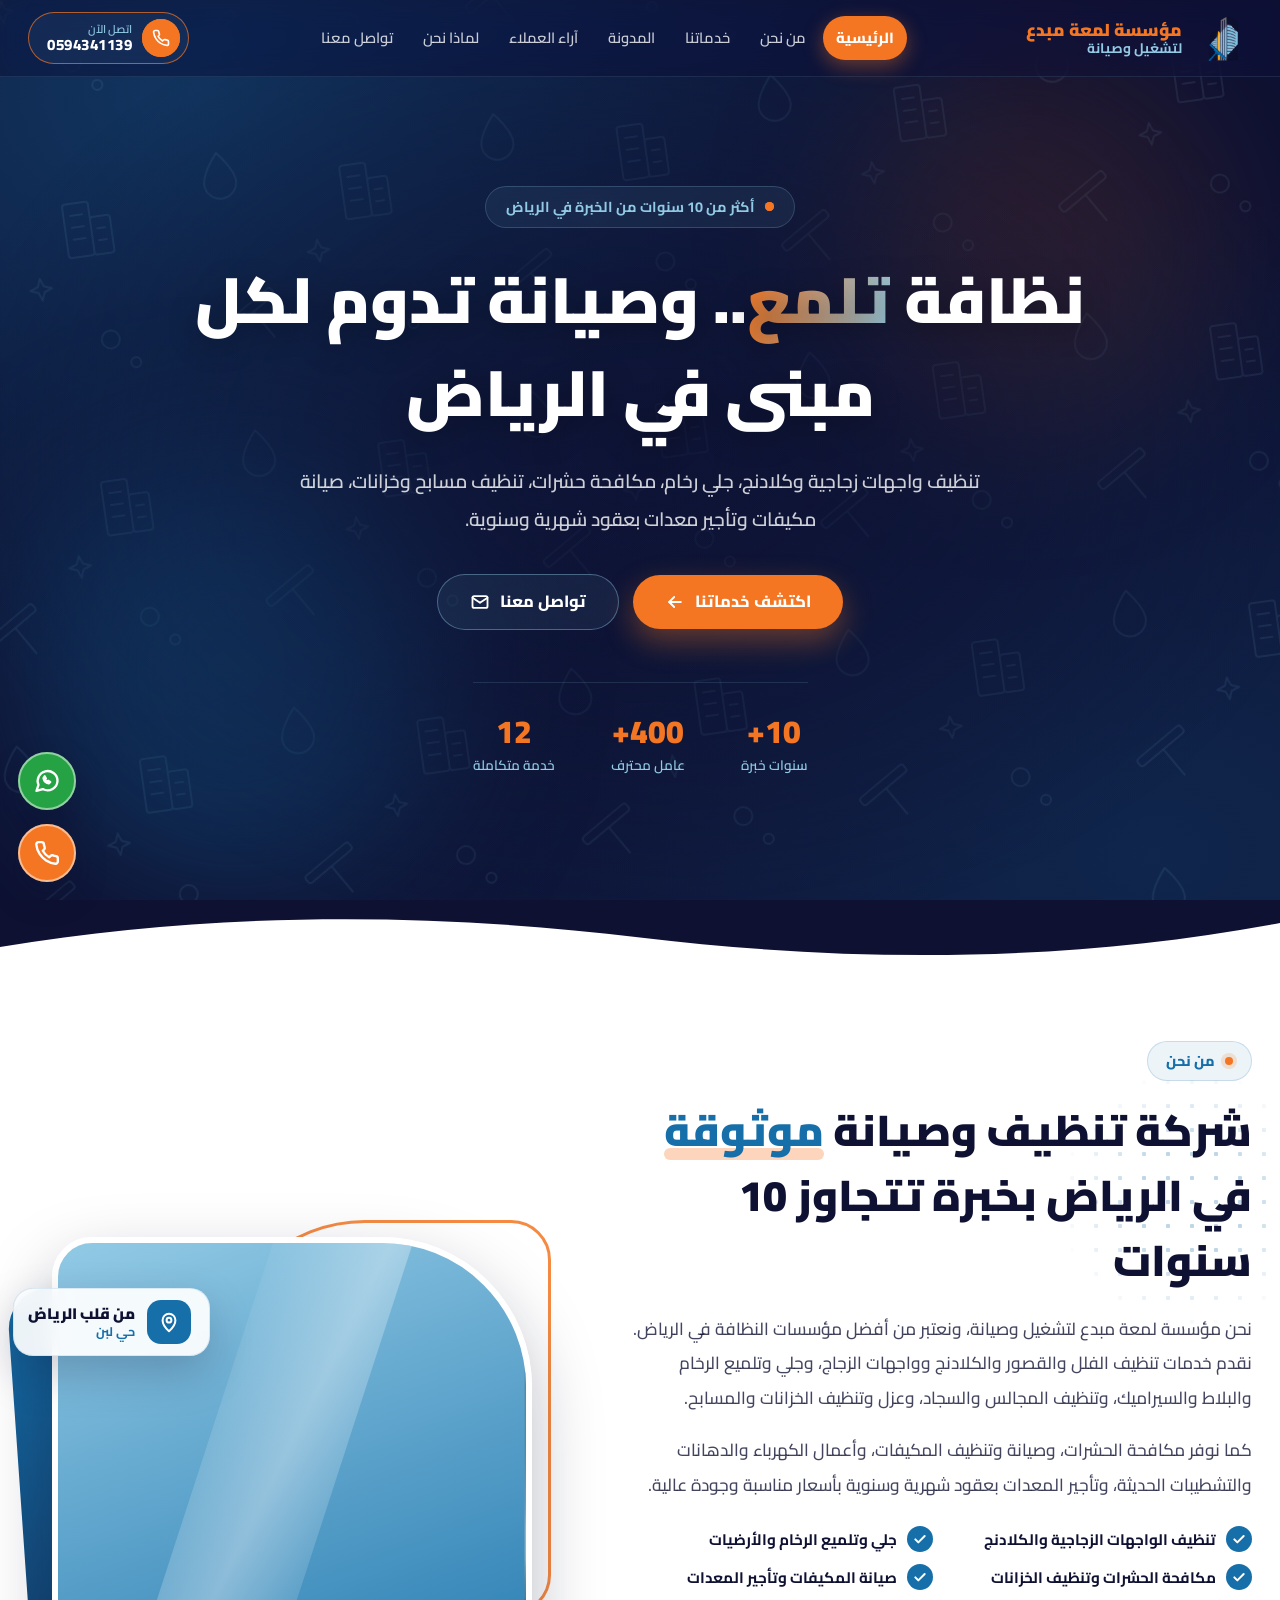
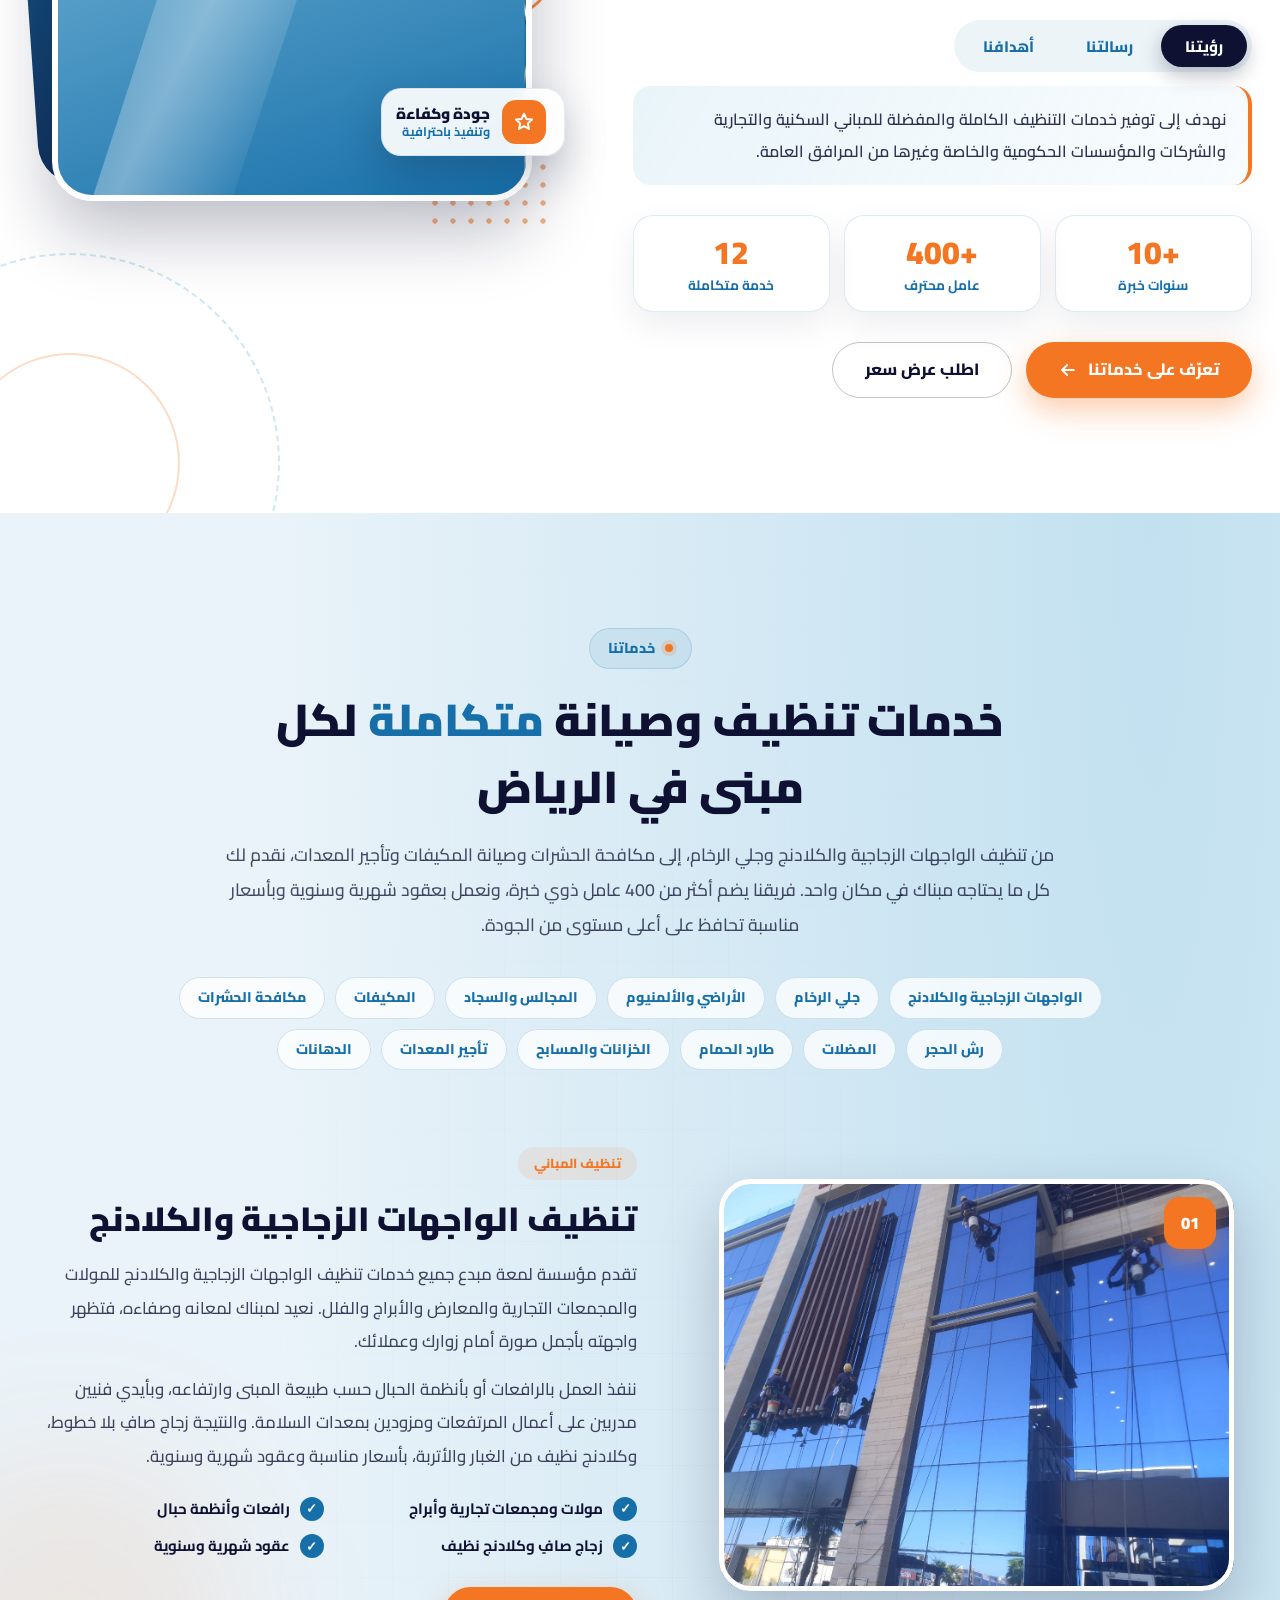
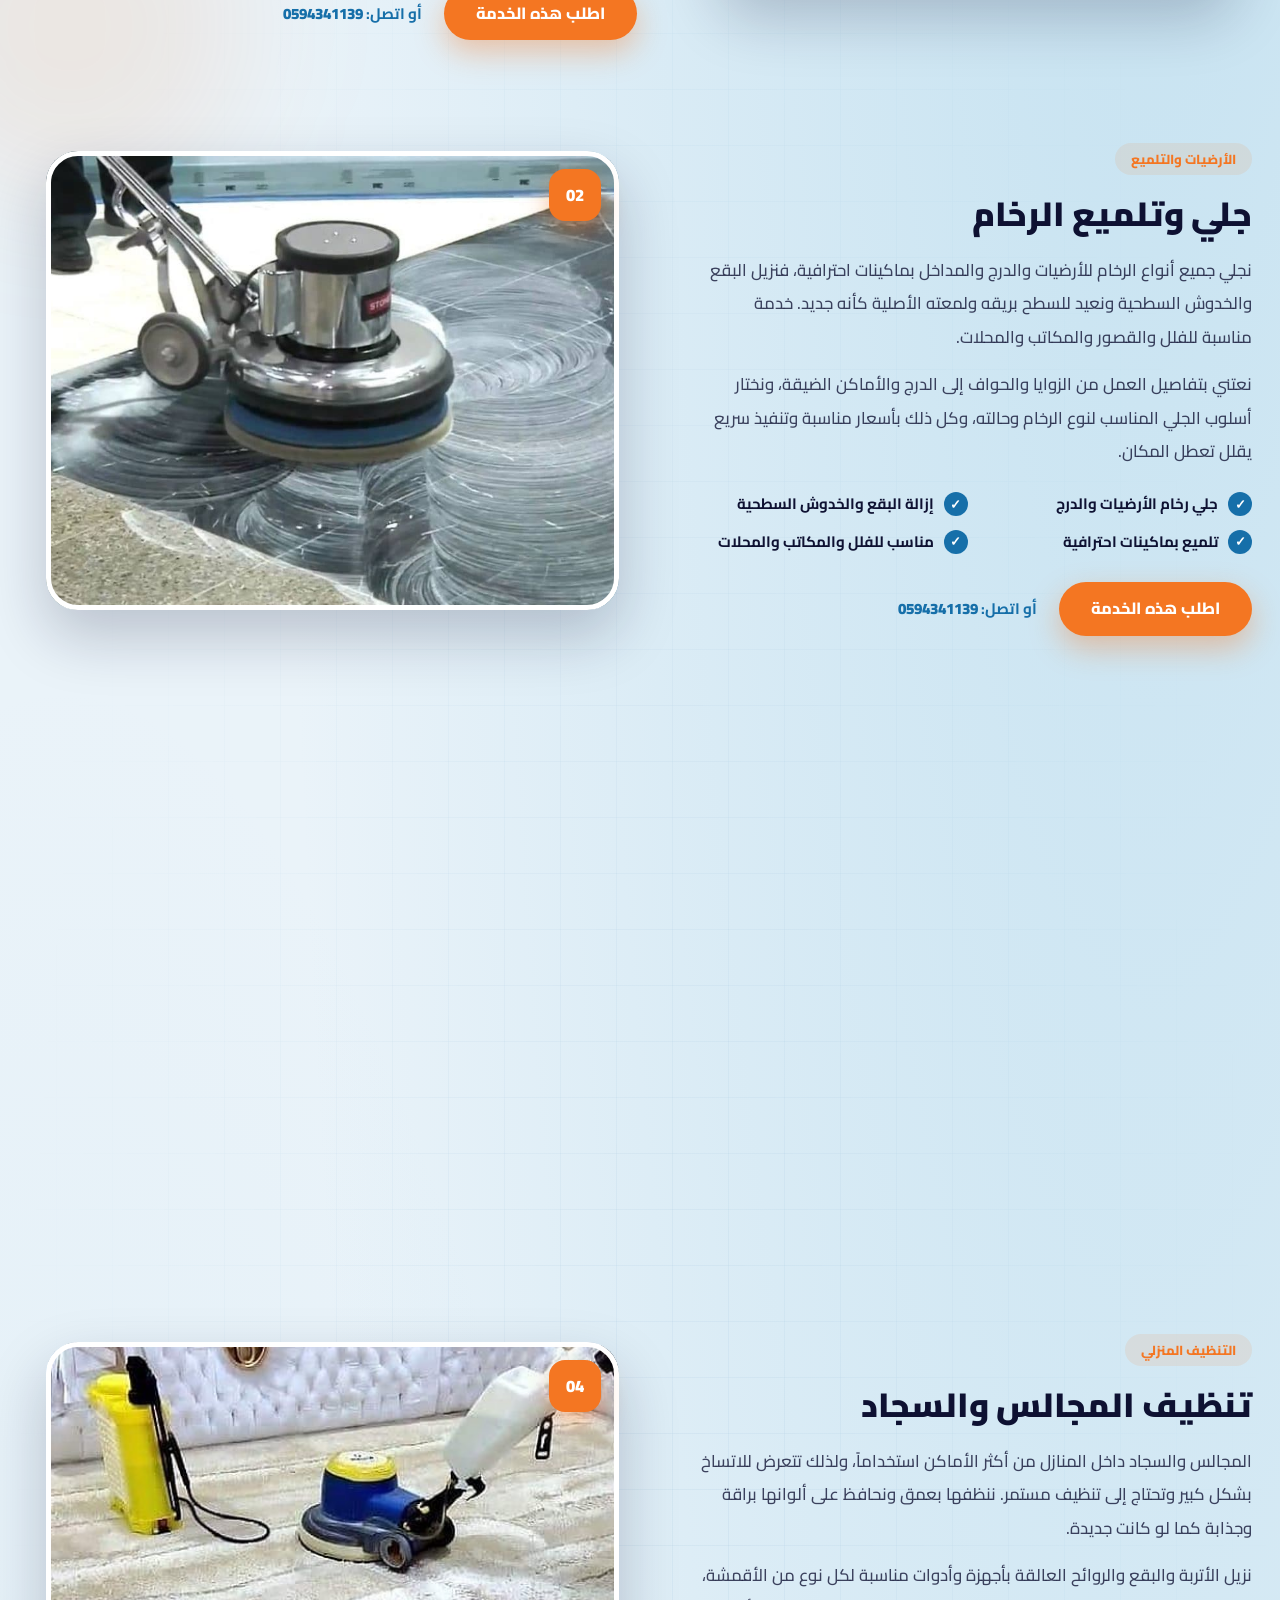
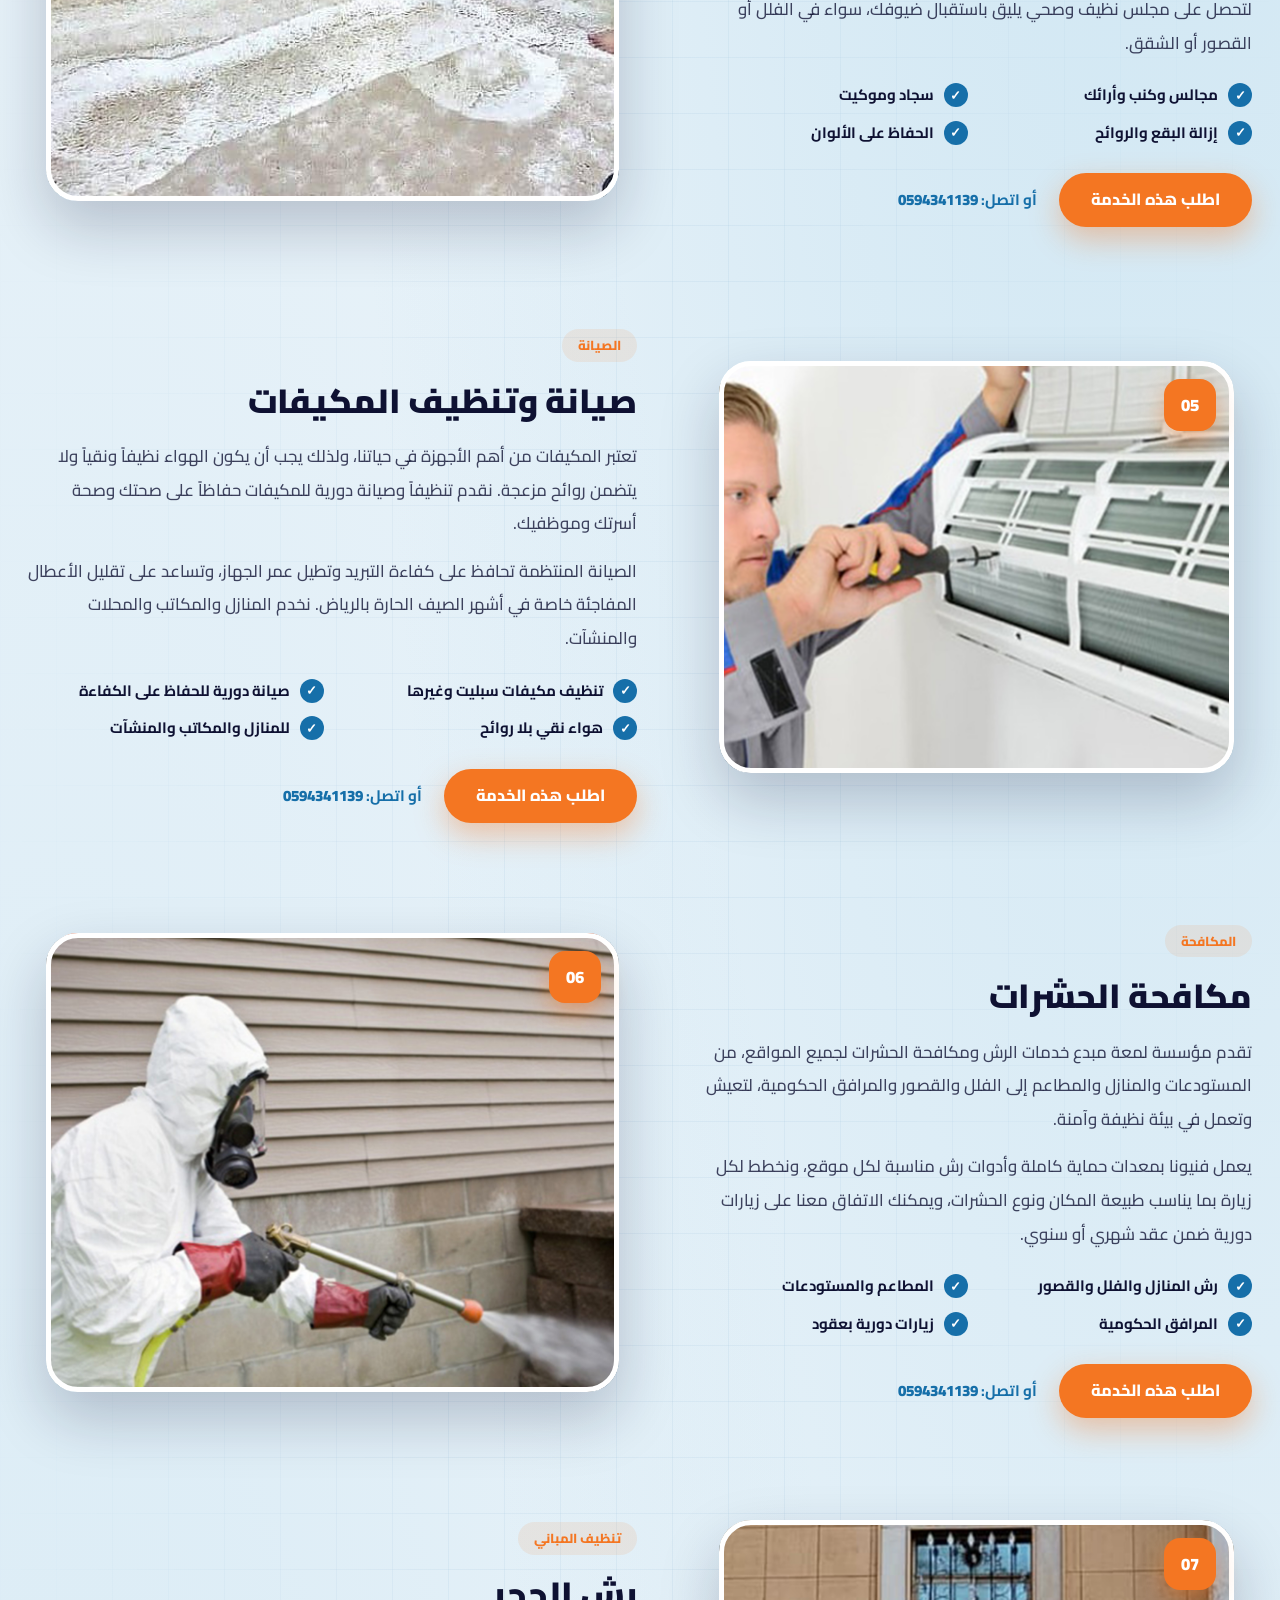
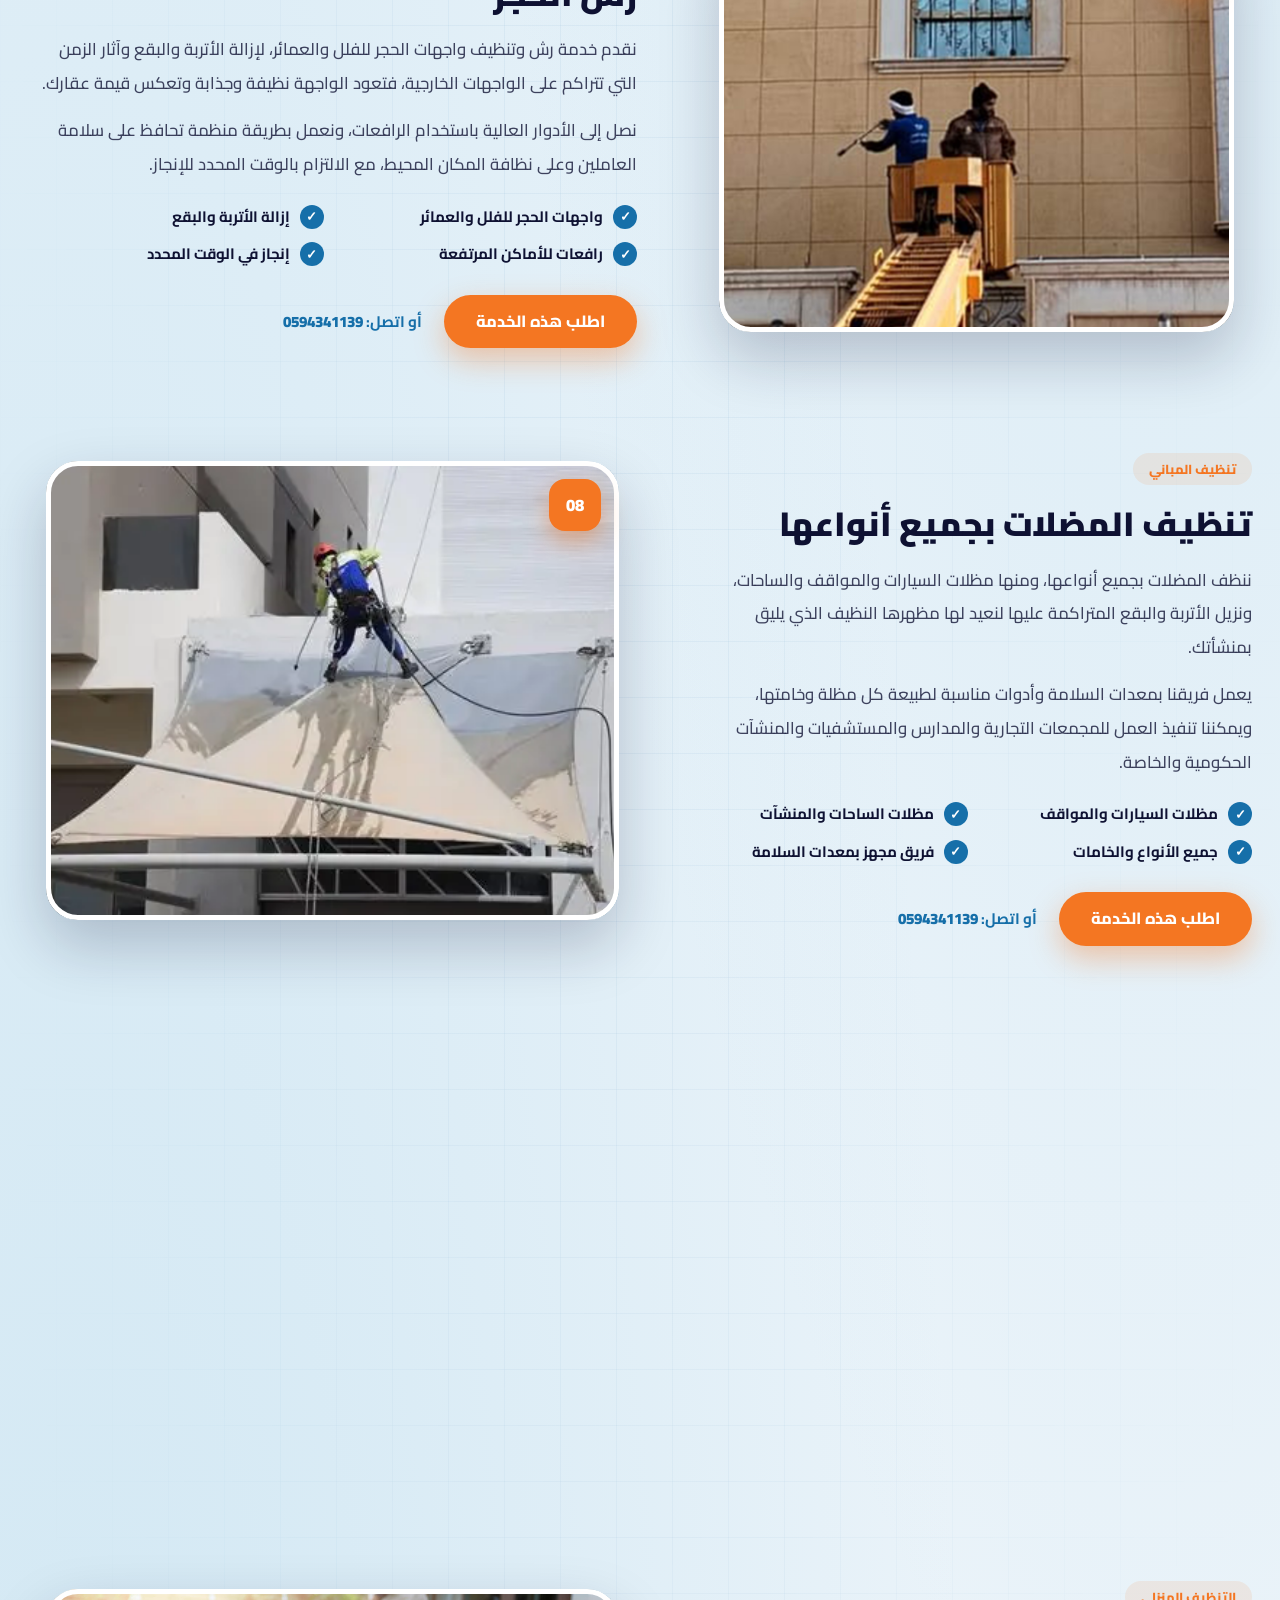
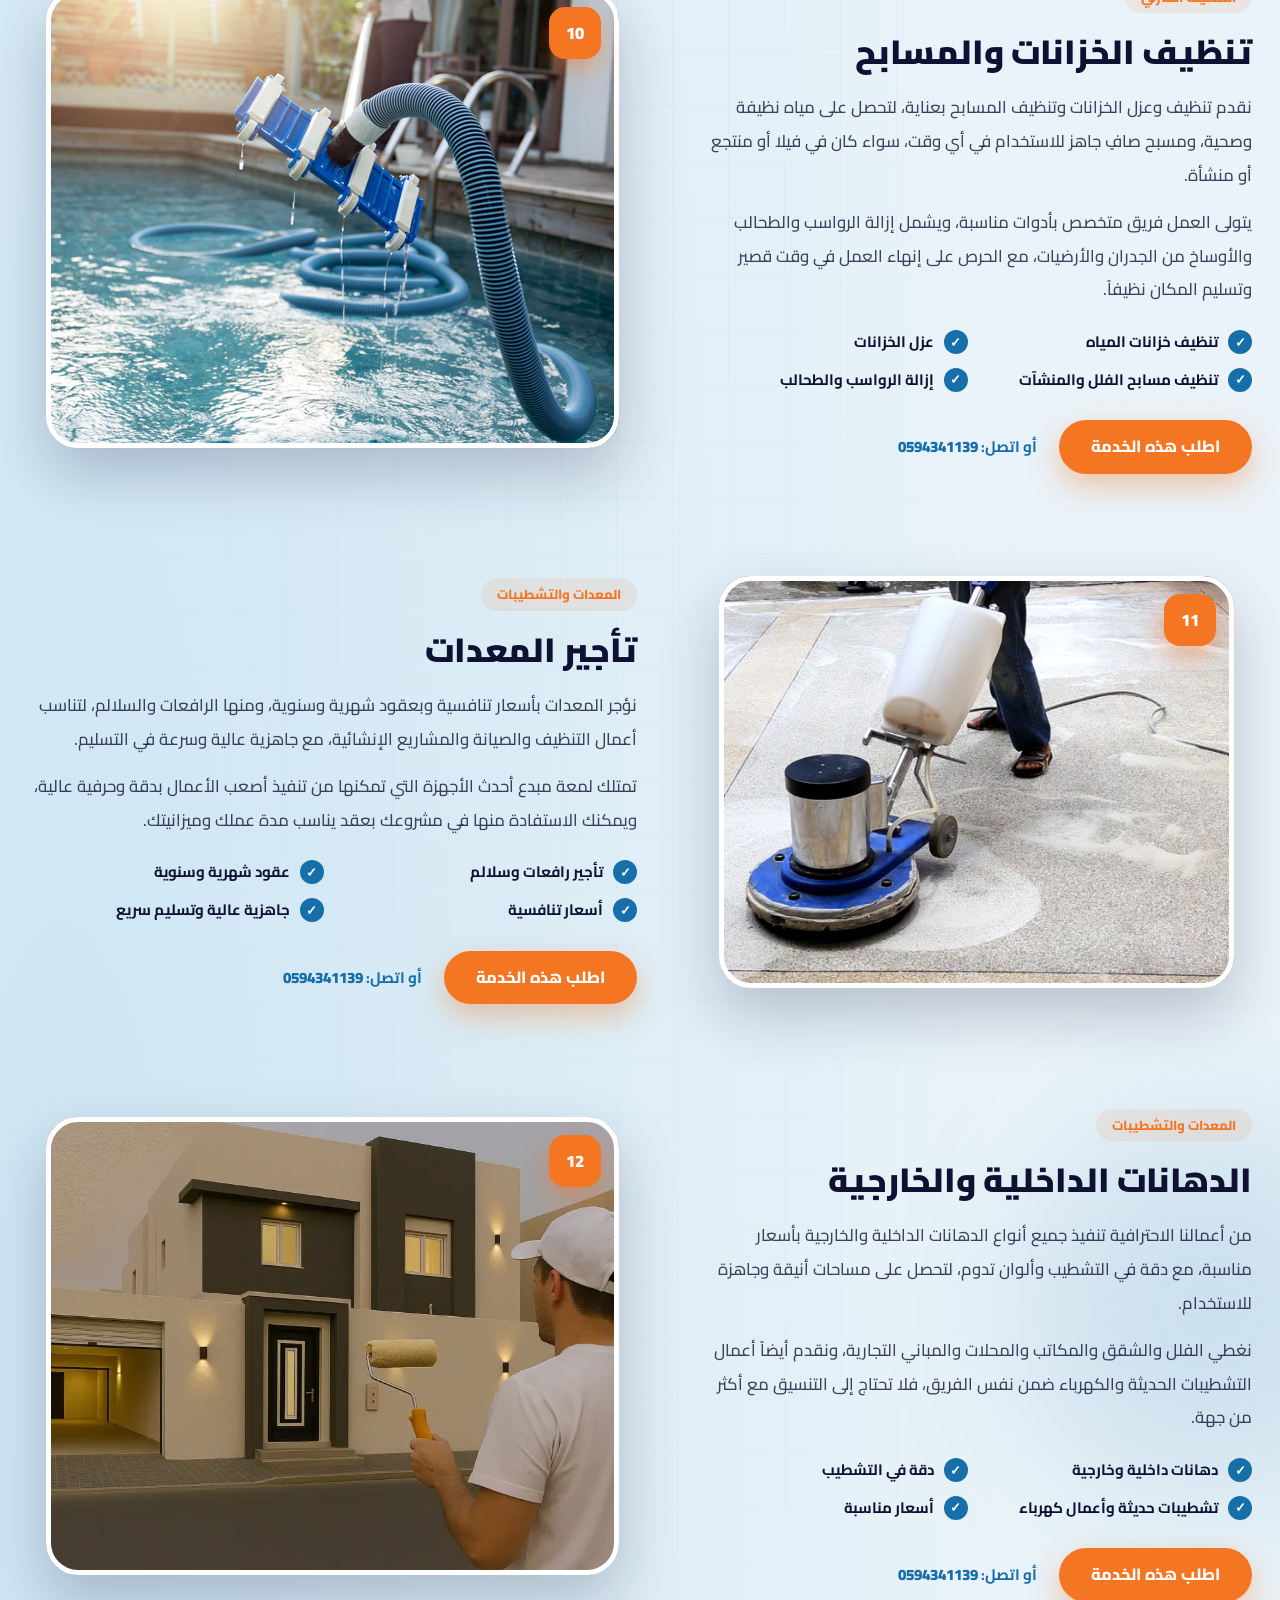
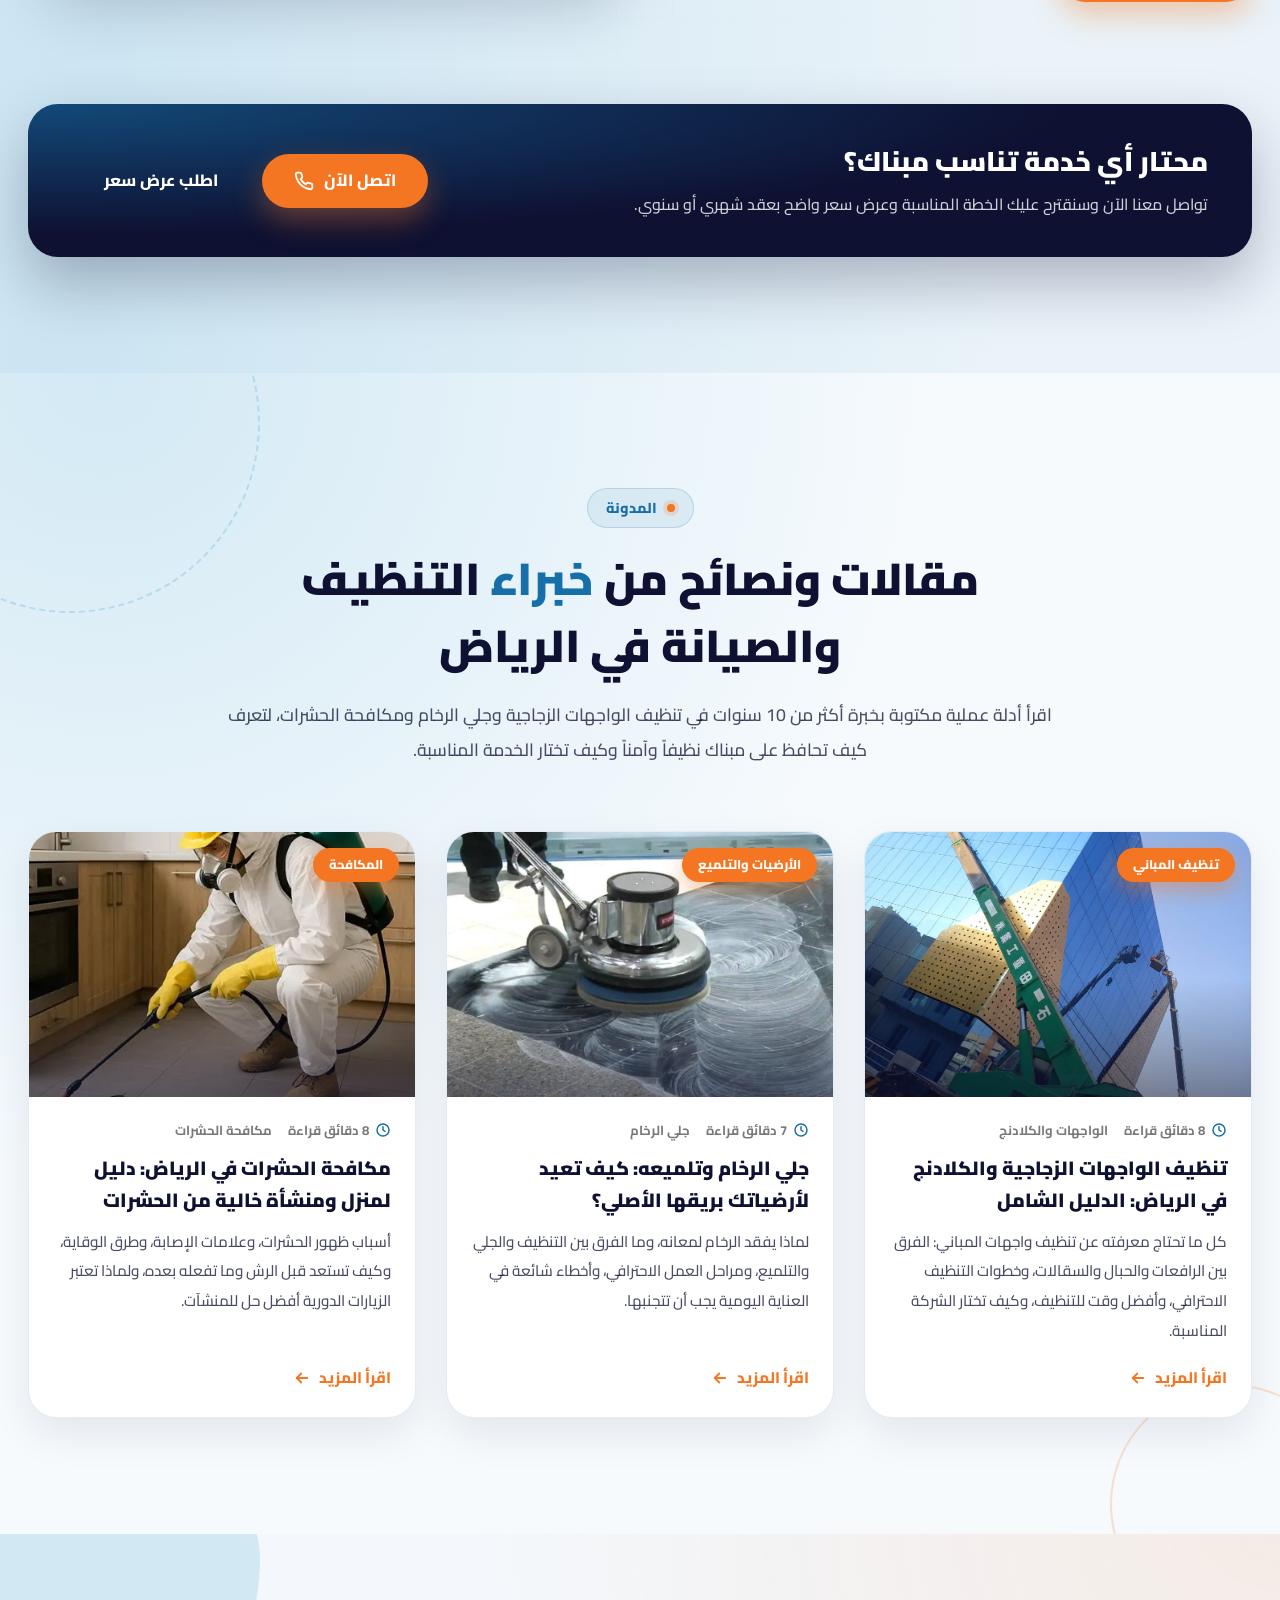
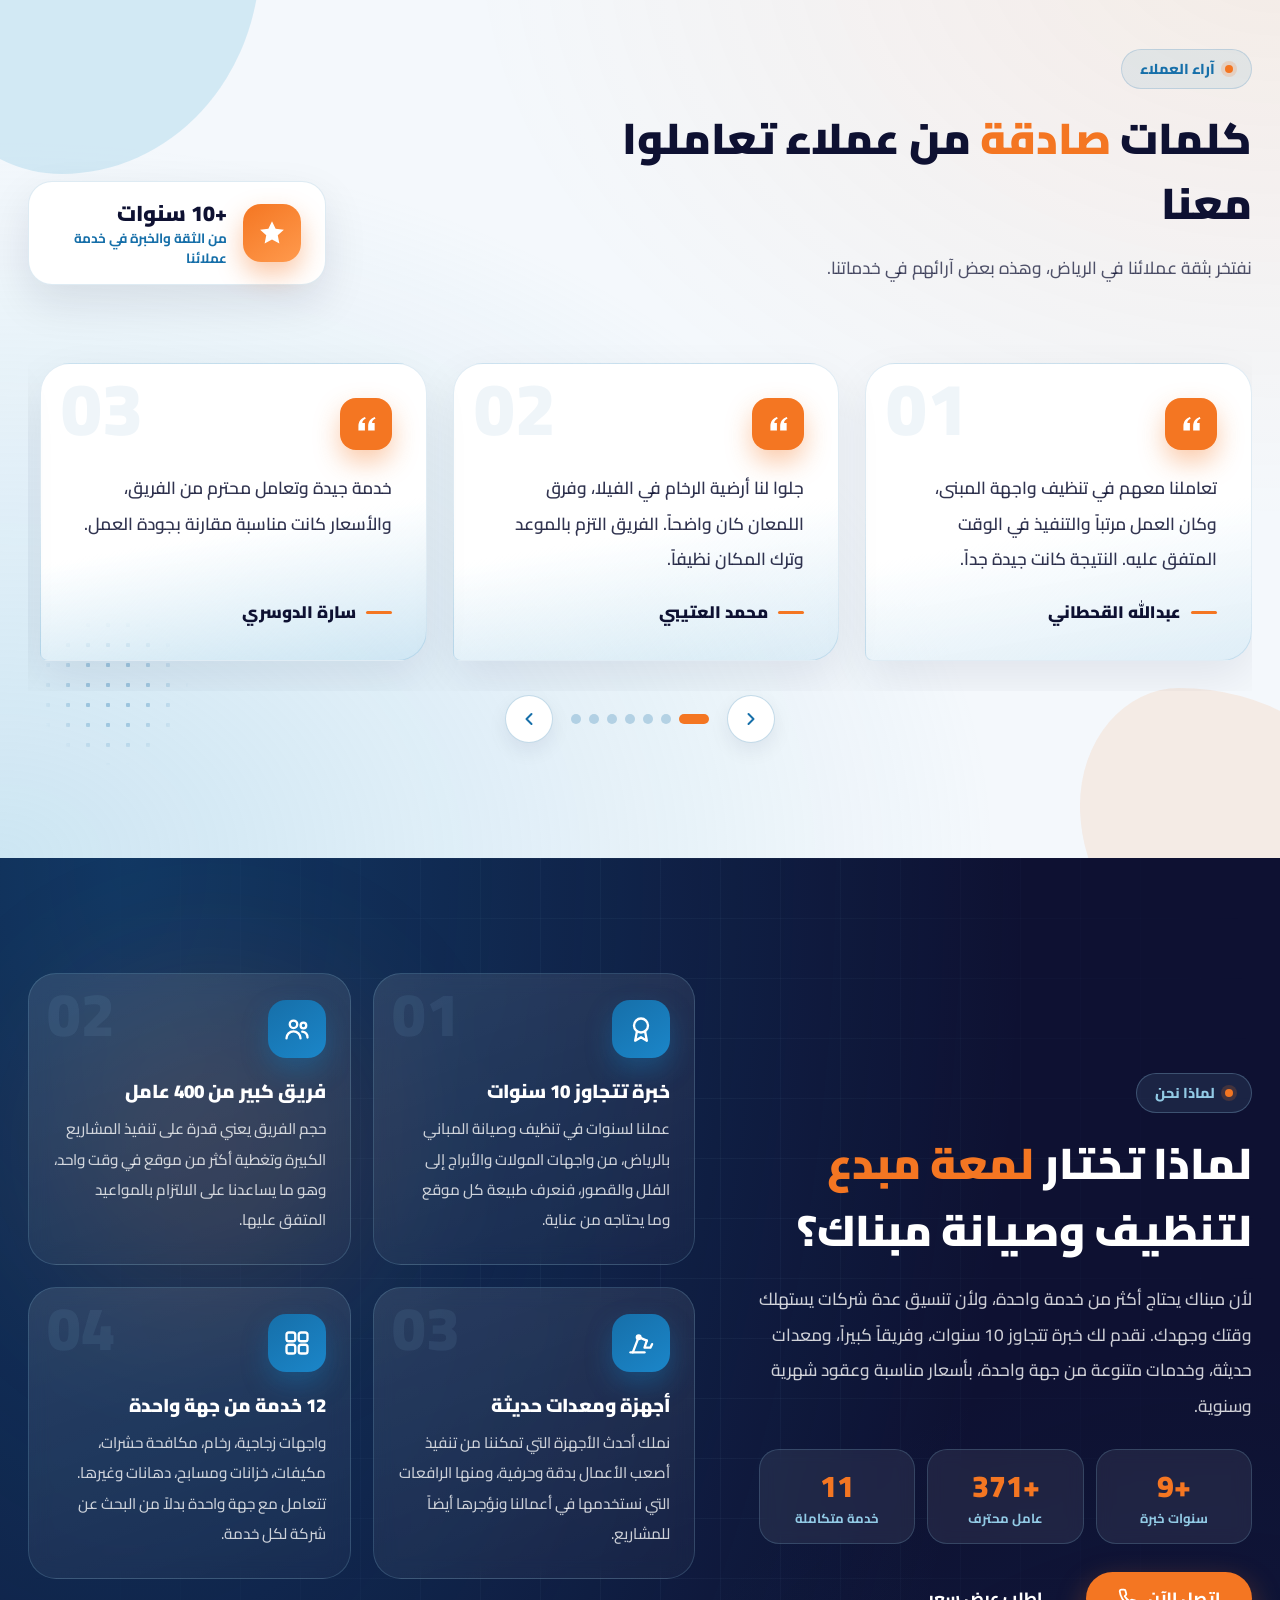
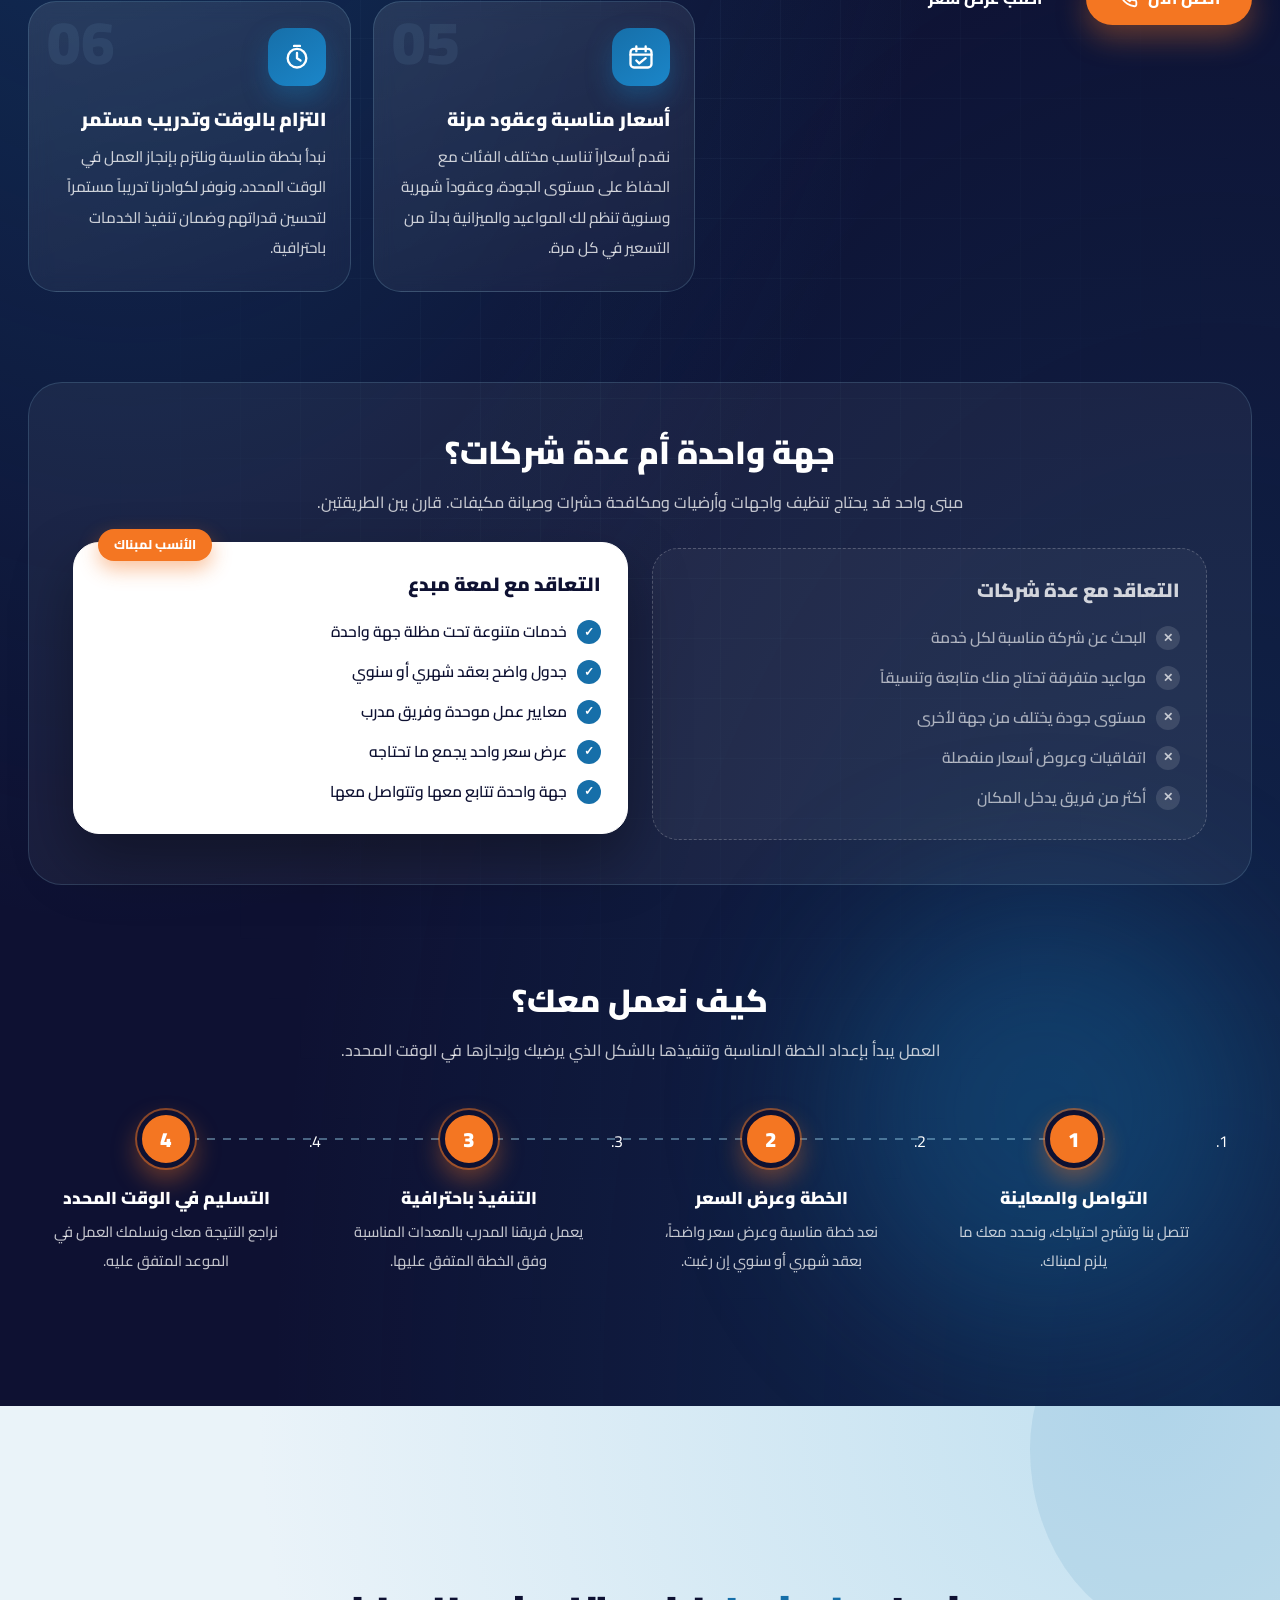
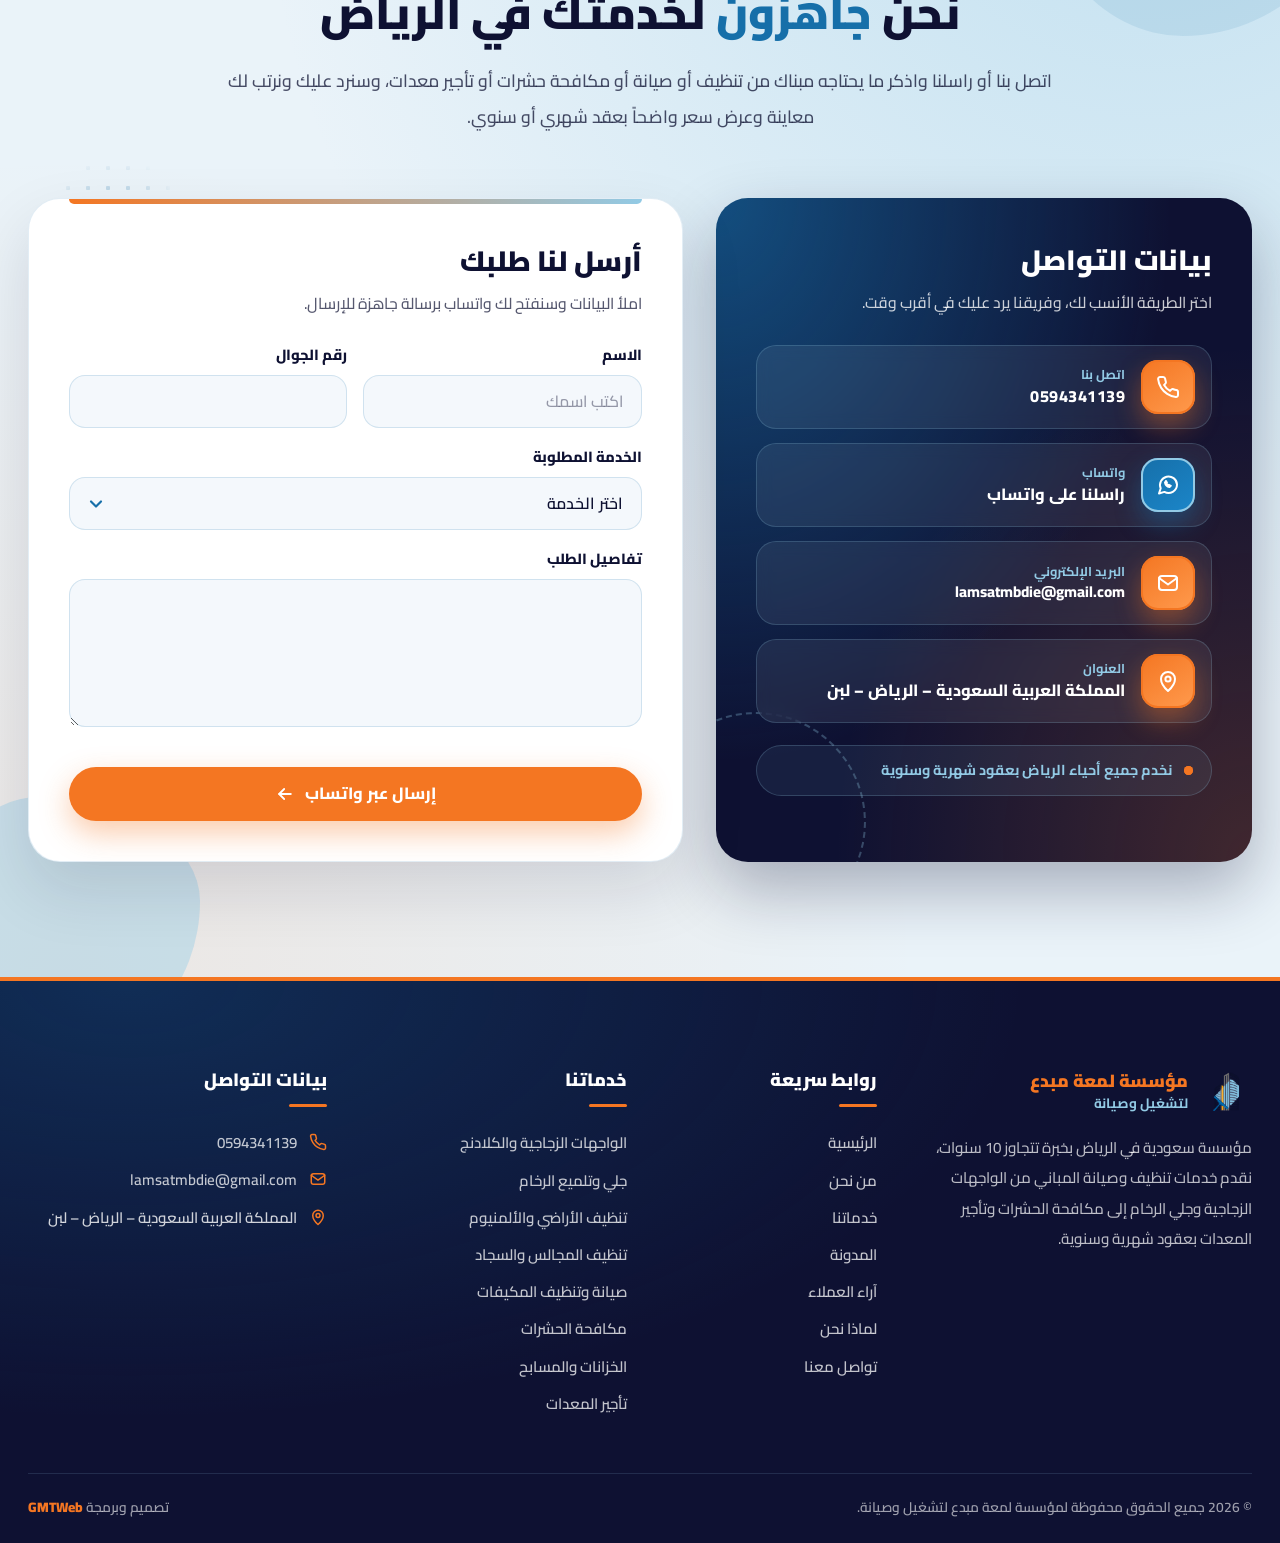
<file: index.html>
<!DOCTYPE html>
<html lang="ar" dir="rtl">
<head>
<meta charset="UTF-8">
<meta name="viewport" content="width=device-width, initial-scale=1, viewport-fit=cover">
<title>مؤسسة لمعة مبدع | شركة تنظيف وصيانة في الرياض – تنظيف واجهات زجاجية ومكافحة حشرات وجلي رخام</title>
<meta name="description" content="مؤسسة لمعة مبدع لتشغيل وصيانة في الرياض: تنظيف واجهات زجاجية وكلادنج، جلي رخام، مكافحة حشرات، تنظيف مسابح وخزانات ومجالس وسجاد، صيانة مكيفات وتأجير معدات بعقود شهرية وسنوية.">
<meta name="keywords" content="شركة تنظيف بالرياض, شركة نظافة بالرياض, تنظيف واجهات زجاجية, تنظيف واجهات زجاج بالرياض, تنظيف كلادنج, تنظيف الكلادنج بالرياض, شركة تنظيف مباني, شركة تنظيف فلل, شركة تنظيف قصور, شركة تنظيف مجالس, تنظيف مجالس وسجاد, تنظيف سجاد بالرياض, جلي رخام, جلي رخام بالرياض, تلميع رخام, تنظيف رخام, تنظيف بلاط وسيراميك, تنظيف أرضيات, تلميع ألمنيوم, تنظيف الأراضي, مكافحة حشرات بالرياض, شركة مكافحة حشرات, رش مبيدات, رش حشرات للمنازل والمطاعم والمستودعات, تنظيف خزانات, تنظيف خزانات المياه بالرياض, عزل خزانات, تنظيف مسابح, تنظيف مسابح بالرياض, صيانة مكيفات, تنظيف مكيفات, صيانة مكيفات بالرياض, رش حجر, تنظيف حجر, تنظيف مضلات, تنظيف مظلات السيارات, تركيب طارد حمام, طارد الحمام, تأجير رافعات, تأجير معدات, تأجير سلالم, عقود نظافة شهرية, عقود نظافة سنوية, دهانات داخلية وخارجية, أعمال كهرباء, تشطيبات حديثة, شركة صيانة بالرياض, تشغيل وصيانة, لمعة مبدع, مؤسسة لمعة مبدع">
<meta name="robots" content="index, follow, max-image-preview:large">
<meta name="author" content="مؤسسة لمعة مبدع لتشغيل وصيانة">
<meta name="theme-color" content="#0E1132">
<meta property="og:type" content="website">
<meta property="og:locale" content="ar_SA">
<meta property="og:site_name" content="مؤسسة لمعة مبدع لتشغيل وصيانة">
<meta property="og:title" content="مؤسسة لمعة مبدع | تنظيف وصيانة المباني في الرياض">
<meta property="og:description" content="تنظيف واجهات زجاجية وكلادنج، جلي رخام، مكافحة حشرات، تنظيف مسابح وخزانات، صيانة مكيفات وتأجير معدات بأفضل الأسعار في الرياض.">
<link rel="preconnect" href="https://fonts.googleapis.com">
<link rel="preconnect" href="https://fonts.gstatic.com" crossorigin>
<link href="https://fonts.googleapis.com/css2?family=Cairo:wght@400;600;700;800;900&display=swap" rel="stylesheet">
<link rel="stylesheet" href="style.css">
<script type="application/ld+json">
{
  "@context": "https://schema.org",
  "@type": "LocalBusiness",
  "name": "مؤسسة لمعة مبدع لتشغيل وصيانة",
  "description": "شركة تنظيف وصيانة في الرياض تقدم تنظيف الواجهات الزجاجية والكلادنج وجلي الرخام ومكافحة الحشرات وتنظيف المسابح والخزانات وصيانة المكيفات وتأجير المعدات.",
  "telephone": "+966594341139",
  "email": "lamsatmbdie@gmail.com",
  "address": {
    "@type": "PostalAddress",
    "streetAddress": "حي لبن",
    "addressLocality": "الرياض",
    "addressCountry": "SA"
  },
  "areaServed": { "@type": "City", "name": "الرياض" },
  "serviceType": [
    "تنظيف الواجهات الزجاجية",
    "تنظيف الكلادنج",
    "جلي الرخام",
    "مكافحة الحشرات",
    "تنظيف المسابح والخزانات",
    "تنظيف المجالس والسجاد",
    "صيانة المكيفات",
    "رش الحجر",
    "تنظيف المضلات",
    "تركيب طارد الحمام",
    "تأجير المعدات",
    "الدهانات الداخلية والخارجية"
  ]
}
</script>
</head>
<body>

<a class="skip-link" href="#main">تخطي إلى المحتوى</a>

<header class="site-header" id="siteHeader">
  <div class="container header-inner">
    <a href="#home" class="brand" aria-label="مؤسسة لمعة مبدع - الصفحة الرئيسية">
      <span class="brand-logo">
        <img src="images/logo.png" alt="شعار مؤسسة لمعة مبدع لتشغيل وصيانة" width="64" height="64">
      </span>
      <span class="brand-text">
        <strong>مؤسسة لمعة مبدع</strong>
        <small>لتشغيل وصيانة</small>
      </span>
    </a>

    <nav class="main-nav" aria-label="القائمة الرئيسية">
      <ul>
        <li><a href="#home" class="nav-link" data-section="home">الرئيسية</a></li>
        <li><a href="#about" class="nav-link" data-section="about">من نحن</a></li>
        <li><a href="#services" class="nav-link" data-section="services">خدماتنا</a></li>
        <li><a href="#blog" class="nav-link" data-section="blog">المدونة</a></li>
        <li><a href="#testimonials" class="nav-link" data-section="testimonials">آراء العملاء</a></li>
        <li><a href="#why-us" class="nav-link" data-section="why-us">لماذا نحن</a></li>
        <li><a href="#contact" class="nav-link" data-section="contact">تواصل معنا</a></li>
      </ul>
    </nav>

    <a href="tel:+966594341139" class="call-btn" aria-label="اتصل بنا على 0594341139">
      <span class="call-icon">
        <svg viewBox="0 0 24 24" width="18" height="18" fill="none" stroke="currentColor" stroke-width="2.2" stroke-linecap="round" stroke-linejoin="round" aria-hidden="true"><path d="M22 16.92v3a2 2 0 0 1-2.18 2 19.79 19.79 0 0 1-8.63-3.07 19.5 19.5 0 0 1-6-6 19.79 19.79 0 0 1-3.07-8.67A2 2 0 0 1 4.11 2h3a2 2 0 0 1 2 1.72 12.84 12.84 0 0 0 .7 2.81 2 2 0 0 1-.45 2.11L8.09 9.91a16 16 0 0 0 6 6l1.27-1.27a2 2 0 0 1 2.11-.45 12.84 12.84 0 0 0 2.81.7A2 2 0 0 1 22 16.92z"/></svg>
      </span>
      <span class="call-text">
        <small>اتصل الآن</small>
        <b>0594341139</b>
      </span>
    </a>

    <button class="menu-toggle" id="menuToggle" type="button" aria-label="فتح القائمة" aria-expanded="false" aria-controls="mobileMenu">
      <span></span>
      <span></span>
      <span></span>
    </button>
  </div>
</header>

<div class="menu-overlay" id="menuOverlay"></div>

<aside class="mobile-menu" id="mobileMenu" aria-hidden="true" aria-label="قائمة التنقل">
  <button class="menu-close" id="menuClose" type="button" aria-label="إغلاق القائمة">
    <svg viewBox="0 0 24 24" width="18" height="18" fill="none" stroke="currentColor" stroke-width="2.4" stroke-linecap="round" aria-hidden="true"><path d="M6 6l12 12M18 6L6 18"/></svg>
  </button>

  <div class="mobile-brand">
    <span class="mobile-logo">
      <img src="images/logo.png" alt="شعار مؤسسة لمعة مبدع" width="56" height="56">
    </span>
    <strong>مؤسسة لمعة مبدع</strong>
    <small>لتشغيل وصيانة</small>
  </div>

  <ul class="mobile-links">
    <li style="--i:1"><a href="#home" class="mobile-link" data-section="home">الرئيسية</a></li>
    <li style="--i:2"><a href="#about" class="mobile-link" data-section="about">من نحن</a></li>
    <li style="--i:3"><a href="#services" class="mobile-link" data-section="services">خدماتنا</a></li>
    <li style="--i:5"><a href="#blog" class="mobile-link" data-section="blog">المدونة</a></li>
    <li style="--i:6"><a href="#testimonials" class="mobile-link" data-section="testimonials">آراء العملاء</a></li>
    <li style="--i:7"><a href="#why-us" class="mobile-link" data-section="why-us">لماذا نحن</a></li>
    <li style="--i:8"><a href="#contact" class="mobile-link" data-section="contact">تواصل معنا</a></li>
  </ul>

  <p class="mobile-foot">الرياض – المملكة العربية السعودية</p>
</aside>

<main id="main">

  <section class="hero" id="home" aria-labelledby="heroTitle">
    <div class="hero-bg" aria-hidden="true">
      <div class="hero-parallax" id="heroParallax">
        <svg class="hero-pattern" xmlns="http://www.w3.org/2000/svg" width="100%" height="100%" focusable="false">
          <defs>
            <pattern id="servicesPattern" width="280" height="280" patternUnits="userSpaceOnUse" patternTransform="rotate(-8)">
              <g fill="none" stroke="currentColor" stroke-width="2" stroke-linecap="round" stroke-linejoin="round">
                <path d="M50 30C50 30 34 48 34 60a16 16 0 0 0 32 0C66 48 50 30 50 30Z"/>
                <g transform="translate(170 40)">
                  <rect x="0" y="20" width="26" height="54" rx="3"/>
                  <rect x="26" y="36" width="20" height="38" rx="3"/>
                  <path d="M7 32h12M7 44h12M7 56h12M32 48h8M32 60h8"/>
                </g>
                <g transform="rotate(-32 70 200)">
                  <rect x="42" y="182" width="56" height="9" rx="3"/>
                  <path d="M70 191V224"/>
                </g>
                <circle cx="200" cy="200" r="9"/>
                <circle cx="222" cy="226" r="5"/>
                <path d="M138 130l3 8 8 3-8 3-3 8-3-8-8-3 8-3z"/>
              </g>
            </pattern>
          </defs>
          <rect width="100%" height="100%" fill="url(#servicesPattern)"/>
        </svg>
      </div>
      <span class="orb orb-1"></span>
      <span class="orb orb-2"></span>
      <div class="particles" id="particles"></div>
    </div>

    <div class="container hero-inner">
      <div class="hero-badge reveal" style="--d:.2s">
        <span class="pulse-dot"></span>
        أكثر من 10 سنوات من الخبرة في الرياض
      </div>

      <h1 id="heroTitle" class="reveal" style="--d:.4s">نظافة <span class="shine-text">تلمع</span>.. وصيانة تدوم لكل مبنى في الرياض</h1>

      <p class="hero-sub reveal" style="--d:.65s">تنظيف واجهات زجاجية وكلادنج، جلي رخام، مكافحة حشرات، تنظيف مسابح وخزانات، صيانة مكيفات وتأجير معدات بعقود شهرية وسنوية.</p>

      <div class="hero-actions reveal" style="--d:.9s">
        <a href="#services" class="btn btn-primary">
          <span>اكتشف خدماتنا</span>
          <svg viewBox="0 0 24 24" width="20" height="20" fill="none" stroke="currentColor" stroke-width="2.2" stroke-linecap="round" stroke-linejoin="round" aria-hidden="true"><path d="M19 12H5"/><path d="M11 6l-6 6 6 6"/></svg>
        </a>
        <a href="#contact" class="btn btn-ghost">
          <span>تواصل معنا</span>
          <svg viewBox="0 0 24 24" width="20" height="20" fill="none" stroke="currentColor" stroke-width="2.2" stroke-linecap="round" stroke-linejoin="round" aria-hidden="true"><rect x="3" y="5" width="18" height="14" rx="2"/><path d="M3 7l9 6 9-6"/></svg>
        </a>
      </div>

      <ul class="hero-stats reveal" style="--d:1.15s">
        <li><b>+10</b><span>سنوات خبرة</span></li>
        <li><b>+400</b><span>عامل محترف</span></li>
        <li><b>12</b><span>خدمة متكاملة</span></li>
      </ul>
    </div>
  </section>
    <section class="about" id="about" aria-labelledby="aboutTitle">
    <svg class="about-wave" viewBox="0 0 1440 80" preserveAspectRatio="none" aria-hidden="true" focusable="false">
      <path d="M0 0H1440V30C1200 80 960 80 720 48C480 16 240 16 0 60Z" fill="#0E1132"/>
    </svg>

    <div class="about-deco" aria-hidden="true">
      <span class="deco-dots"></span>
      <span class="deco-ring deco-ring-1"></span>
      <span class="deco-ring deco-ring-2"></span>
    </div>

    <div class="container about-grid">

      <div class="about-content">
        <span class="about-chip" data-rv="up">
          <i></i>
          من نحن
        </span>

        <h2 id="aboutTitle" class="about-title" data-rv="up">
          شركة تنظيف وصيانة <span class="about-mark">موثوقة</span> في الرياض بخبرة تتجاوز 10 سنوات
        </h2>

        <p class="about-text" data-rv="up">
          نحن مؤسسة لمعة مبدع لتشغيل وصيانة، ونعتبر من أفضل مؤسسات النظافة في الرياض. نقدم خدمات تنظيف الفلل والقصور والكلادنج وواجهات الزجاج، وجلي وتلميع الرخام والبلاط والسيراميك، وتنظيف المجالس والسجاد، وعزل وتنظيف الخزانات والمسابح.
        </p>

        <p class="about-text" data-rv="up">
          كما نوفر مكافحة الحشرات، وصيانة وتنظيف المكيفات، وأعمال الكهرباء والدهانات والتشطيبات الحديثة، وتأجير المعدات بعقود شهرية وسنوية بأسعار مناسبة وجودة عالية.
        </p>

        <ul class="about-points" data-rv="up">
          <li><svg viewBox="0 0 24 24" width="18" height="18" fill="none" stroke="currentColor" stroke-width="3" stroke-linecap="round" stroke-linejoin="round" aria-hidden="true"><path d="M5 12.5l4.5 4.5L19 7.5"/></svg>تنظيف الواجهات الزجاجية والكلادنج</li>
          <li><svg viewBox="0 0 24 24" width="18" height="18" fill="none" stroke="currentColor" stroke-width="3" stroke-linecap="round" stroke-linejoin="round" aria-hidden="true"><path d="M5 12.5l4.5 4.5L19 7.5"/></svg>جلي وتلميع الرخام والأرضيات</li>
          <li><svg viewBox="0 0 24 24" width="18" height="18" fill="none" stroke="currentColor" stroke-width="3" stroke-linecap="round" stroke-linejoin="round" aria-hidden="true"><path d="M5 12.5l4.5 4.5L19 7.5"/></svg>مكافحة الحشرات وتنظيف الخزانات</li>
          <li><svg viewBox="0 0 24 24" width="18" height="18" fill="none" stroke="currentColor" stroke-width="3" stroke-linecap="round" stroke-linejoin="round" aria-hidden="true"><path d="M5 12.5l4.5 4.5L19 7.5"/></svg>صيانة المكيفات وتأجير المعدات</li>
        </ul>

        <div class="about-tabs" data-rv="up">
          <div class="about-tablist" role="tablist" aria-label="رؤيتنا ورسالتنا وأهدافنا">
            <button class="about-tab is-active" role="tab" id="tab-vision" aria-selected="true" aria-controls="panel-vision" type="button">رؤيتنا</button>
            <button class="about-tab" role="tab" id="tab-mission" aria-selected="false" aria-controls="panel-mission" tabindex="-1" type="button">رسالتنا</button>
            <button class="about-tab" role="tab" id="tab-goals" aria-selected="false" aria-controls="panel-goals" tabindex="-1" type="button">أهدافنا</button>
          </div>

          <div class="about-panel" role="tabpanel" id="panel-vision" aria-labelledby="tab-vision">
            نهدف إلى توفير خدمات التنظيف الكاملة والمفضلة للمباني السكنية والتجارية والشركات والمؤسسات الحكومية والخاصة وغيرها من المرافق العامة.
          </div>
          <div class="about-panel" role="tabpanel" id="panel-mission" aria-labelledby="tab-mission" hidden>
            العمل يبدأ بإعداد الخطة المناسبة وتنفيذها بالشكل المتميز الذي يرضي عملاءنا وإنجاز العمل في الوقت المحدد.
          </div>
          <div class="about-panel" role="tabpanel" id="panel-goals" aria-labelledby="tab-goals" hidden>
            الارتقاء بجودة وكفاءة أعمالنا والجمع بين سرعة التنفيذ والجودة، مع تدريبات مستمرة لكوادرنا لضمان أعلى جودة وتنفيذ الخدمات باحترافية.
          </div>
        </div>

        <ul class="about-stats" data-rv="up">
          <li><b><span data-count="10" data-suffix="+">10+</span></b><small>سنوات خبرة</small></li>
          <li><b><span data-count="400" data-suffix="+">400+</span></b><small>عامل محترف</small></li>
          <li><b><span data-count="12" data-suffix="">12</span></b><small>خدمة متكاملة</small></li>
        </ul>

        <div class="about-actions" data-rv="up">
          <a href="#services" class="btn btn-primary">
            <span>تعرّف على خدماتنا</span>
            <svg viewBox="0 0 24 24" width="20" height="20" fill="none" stroke="currentColor" stroke-width="2.2" stroke-linecap="round" stroke-linejoin="round" aria-hidden="true"><path d="M19 12H5"/><path d="M11 6l-6 6 6 6"/></svg>
          </a>
          <a href="#contact" class="btn btn-outline-dark">
            <span>اطلب عرض سعر</span>
          </a>
        </div>
      </div>

      <div class="about-media" data-rv="left">
        <div class="media-frame">
          <span class="media-block" aria-hidden="true"></span>
          <span class="media-outline" aria-hidden="true"></span>
          <span class="media-dots" aria-hidden="true"></span>

          <div class="media-photo">
            <img src="images/serv9.png" alt="فريق مؤسسة لمعة مبدع أثناء تنظيف واجهة زجاجية في الرياض" width="800" height="940" loading="lazy">
            <span class="media-shine" aria-hidden="true"></span>
          </div>

          <div class="media-card media-card-top">
            <span class="mc-icon">
              <svg viewBox="0 0 24 24" width="22" height="22" fill="none" stroke="currentColor" stroke-width="2.2" stroke-linecap="round" stroke-linejoin="round" aria-hidden="true"><path d="M12 22s7-6.2 7-12a7 7 0 0 0-14 0c0 5.8 7 12 7 12z"/><circle cx="12" cy="10" r="2.6"/></svg>
            </span>
            <span class="mc-text"><b>من قلب الرياض</b><small>حي لبن</small></span>
          </div>

          <div class="media-card media-card-bottom">
            <span class="mc-icon mc-icon-orange">
              <svg viewBox="0 0 24 24" width="22" height="22" fill="none" stroke="currentColor" stroke-width="2.2" stroke-linecap="round" stroke-linejoin="round" aria-hidden="true"><path d="M12 3l2.6 5.6 6.1.7-4.5 4.2 1.2 6L12 16.5 6.6 19.5l1.2-6L3.3 9.3l6.1-.7z"/></svg>
            </span>
            <span class="mc-text"><b>جودة وكفاءة</b><small>وتنفيذ باحترافية</small></span>
          </div>
        </div>
      </div>

    </div>
  </section>
    <section class="services" id="services" aria-labelledby="servicesTitle">
    <div class="svc-deco" aria-hidden="true">
      <span class="svc-blob svc-blob-1"></span>
      <span class="svc-blob svc-blob-2"></span>
      <span class="svc-grid"></span>
    </div>

    <div class="container">

      <header class="svc-head">
        <span class="about-chip" data-rv="up"><i></i>خدماتنا</span>
        <h2 id="servicesTitle" class="svc-title" data-rv="up">خدمات تنظيف وصيانة <span class="about-mark">متكاملة</span> لكل مبنى في الرياض</h2>
        <p class="svc-lead" data-rv="up">من تنظيف الواجهات الزجاجية والكلادنج وجلي الرخام، إلى مكافحة الحشرات وصيانة المكيفات وتأجير المعدات، نقدم لك كل ما يحتاجه مبناك في مكان واحد. فريقنا يضم أكثر من 400 عامل ذوي خبرة، ونعمل بعقود شهرية وسنوية وبأسعار مناسبة تحافظ على أعلى مستوى من الجودة.</p>
      </header>

      <ul class="svc-index" data-rv="up" aria-label="فهرس الخدمات">
        <li><a href="#svc-glass">الواجهات الزجاجية والكلادنج</a></li>
        <li><a href="#svc-marble">جلي الرخام</a></li>
        <li><a href="#svc-floors">الأراضي والألمنيوم</a></li>
        <li><a href="#svc-majlis">المجالس والسجاد</a></li>
        <li><a href="#svc-ac">المكيفات</a></li>
        <li><a href="#svc-pest">مكافحة الحشرات</a></li>
        <li><a href="#svc-stone">رش الحجر</a></li>
        <li><a href="#svc-shades">المضلات</a></li>
        <li><a href="#svc-pigeons">طارد الحمام</a></li>
        <li><a href="#svc-pools">الخزانات والمسابح</a></li>
        <li><a href="#svc-equipment">تأجير المعدات</a></li>
        <li><a href="#svc-paint">الدهانات</a></li>
      </ul>

      <div class="svc-list">

        <article class="svc-row" id="svc-glass">
          <div class="svc-row-media" data-rv="right">
            <div class="svc-photo">
              <img src="images/serv1.png" alt="تنظيف واجهات زجاجية وكلادنج بالرياض بالرافعات والحبال" width="760" height="600" loading="lazy">
              <span class="svc-num">01</span>
            </div>
          </div>
          <div class="svc-row-body" data-rv="up">
            <span class="svc-kicker">تنظيف المباني</span>
            <h3>تنظيف الواجهات الزجاجية والكلادنج</h3>
            <p>تقدم مؤسسة لمعة مبدع جميع خدمات تنظيف الواجهات الزجاجية والكلادنج للمولات والمجمعات التجارية والمعارض والأبراج والفلل. نعيد لمبناك لمعانه وصفاءه، فتظهر واجهته بأجمل صورة أمام زوارك وعملائك.</p>
            <p>ننفذ العمل بالرافعات أو بأنظمة الحبال حسب طبيعة المبنى وارتفاعه، وبأيدي فنيين مدربين على أعمال المرتفعات ومزودين بمعدات السلامة. والنتيجة زجاج صافٍ بلا خطوط، وكلادنج نظيف من الغبار والأتربة، بأسعار مناسبة وعقود شهرية وسنوية.</p>
            <ul class="svc-checks">
              <li>مولات ومجمعات تجارية وأبراج</li>
              <li>رافعات وأنظمة حبال</li>
              <li>زجاج صافٍ وكلادنج نظيف</li>
              <li>عقود شهرية وسنوية</li>
            </ul>
            <div class="svc-row-foot">
              <a href="#contact" class="btn btn-primary"><span>اطلب هذه الخدمة</span></a>
              <a href="tel:+966594341139" class="svc-call">أو اتصل: <b>0594341139</b></a>
            </div>
          </div>
        </article>

        <article class="svc-row" id="svc-marble">
          <div class="svc-row-media" data-rv="left">
            <div class="svc-photo">
              <img src="images/serv2.png" alt="جلي وتلميع الرخام والدرج بالرياض" width="760" height="600" loading="lazy">
              <span class="svc-num">02</span>
            </div>
          </div>
          <div class="svc-row-body" data-rv="up">
            <span class="svc-kicker">الأرضيات والتلميع</span>
            <h3>جلي وتلميع الرخام</h3>
            <p>نجلي جميع أنواع الرخام للأرضيات والدرج والمداخل بماكينات احترافية، فنزيل البقع والخدوش السطحية ونعيد للسطح بريقه ولمعته الأصلية كأنه جديد. خدمة مناسبة للفلل والقصور والمكاتب والمحلات.</p>
            <p>نعتني بتفاصيل العمل من الزوايا والحواف إلى الدرج والأماكن الضيقة، ونختار أسلوب الجلي المناسب لنوع الرخام وحالته، وكل ذلك بأسعار مناسبة وتنفيذ سريع يقلل تعطل المكان.</p>
            <ul class="svc-checks">
              <li>جلي رخام الأرضيات والدرج</li>
              <li>إزالة البقع والخدوش السطحية</li>
              <li>تلميع بماكينات احترافية</li>
              <li>مناسب للفلل والمكاتب والمحلات</li>
            </ul>
            <div class="svc-row-foot">
              <a href="#contact" class="btn btn-primary"><span>اطلب هذه الخدمة</span></a>
              <a href="tel:+966594341139" class="svc-call">أو اتصل: <b>0594341139</b></a>
            </div>
          </div>
        </article>

        <article class="svc-row" id="svc-floors">
          <div class="svc-row-media" data-rv="right">
            <div class="svc-photo">
              <img src="images/serv3.png" alt="تنظيف الأراضي وتلميع الألمنيوم بالماكينات" width="760" height="600" loading="lazy">
              <span class="svc-num">03</span>
            </div>
          </div>
          <div class="svc-row-body" data-rv="up">
            <span class="svc-kicker">الأرضيات والتلميع</span>
            <h3>تنظيف الأراضي وتلميع الألمنيوم</h3>
            <p>ننظف الأرضيات بجميع أنواعها، من البلاط والسيراميك والرخام إلى الجرانيت، بماكينات غسيل وتلميع حديثة تصل إلى الأوساخ العميقة التي لا تزيلها الطرق التقليدية، فتعود الأرضية نظيفة ولامعة.</p>
            <p>ولا نتوقف عند الأرضيات، فنقوم أيضاً بتلميع الألمنيوم والواجهات والأبواب المعدنية لتبقى لامعة وخالية من البقع والأتربة، وهي خدمة مثالية للمحلات والمعارض والمباني التجارية.</p>
            <ul class="svc-checks">
              <li>تنظيف بلاط وسيراميك وجرانيت</li>
              <li>غسيل عميق بالماكينات</li>
              <li>تلميع الألمنيوم والأسطح المعدنية</li>
              <li>مناسب للمحلات والمعارض</li>
            </ul>
            <div class="svc-row-foot">
              <a href="#contact" class="btn btn-primary"><span>اطلب هذه الخدمة</span></a>
              <a href="tel:+966594341139" class="svc-call">أو اتصل: <b>0594341139</b></a>
            </div>
          </div>
        </article>

        <article class="svc-row" id="svc-majlis">
          <div class="svc-row-media" data-rv="left">
            <div class="svc-photo">
              <img src="images/serv4.png" alt="تنظيف المجالس والسجاد والكنب بالرياض" width="760" height="600" loading="lazy">
              <span class="svc-num">04</span>
            </div>
          </div>
          <div class="svc-row-body" data-rv="up">
            <span class="svc-kicker">التنظيف المنزلي</span>
            <h3>تنظيف المجالس والسجاد</h3>
            <p>المجالس والسجاد داخل المنازل من أكثر الأماكن استخداماً، ولذلك تتعرض للاتساخ بشكل كبير وتحتاج إلى تنظيف مستمر. ننظفها بعمق ونحافظ على ألوانها براقة وجذابة كما لو كانت جديدة.</p>
            <p>نزيل الأتربة والبقع والروائح العالقة بأجهزة وأدوات مناسبة لكل نوع من الأقمشة، لتحصل على مجلس نظيف وصحي يليق باستقبال ضيوفك، سواء في الفلل أو القصور أو الشقق.</p>
            <ul class="svc-checks">
              <li>مجالس وكنب وأرائك</li>
              <li>سجاد وموكيت</li>
              <li>إزالة البقع والروائح</li>
              <li>الحفاظ على الألوان</li>
            </ul>
            <div class="svc-row-foot">
              <a href="#contact" class="btn btn-primary"><span>اطلب هذه الخدمة</span></a>
              <a href="tel:+966594341139" class="svc-call">أو اتصل: <b>0594341139</b></a>
            </div>
          </div>
        </article>

        <article class="svc-row" id="svc-ac">
          <div class="svc-row-media" data-rv="right">
            <div class="svc-photo">
              <img src="images/serv5.png" alt="صيانة وتنظيف المكيفات بالرياض" width="760" height="600" loading="lazy">
              <span class="svc-num">05</span>
            </div>
          </div>
          <div class="svc-row-body" data-rv="up">
            <span class="svc-kicker">الصيانة</span>
            <h3>صيانة وتنظيف المكيفات</h3>
            <p>تعتبر المكيفات من أهم الأجهزة في حياتنا، ولذلك يجب أن يكون الهواء نظيفاً ونقياً ولا يتضمن روائح مزعجة. نقدم تنظيفاً وصيانة دورية للمكيفات حفاظاً على صحتك وصحة أسرتك وموظفيك.</p>
            <p>الصيانة المنتظمة تحافظ على كفاءة التبريد وتطيل عمر الجهاز، وتساعد على تقليل الأعطال المفاجئة خاصة في أشهر الصيف الحارة بالرياض. نخدم المنازل والمكاتب والمحلات والمنشآت.</p>
            <ul class="svc-checks">
              <li>تنظيف مكيفات سبليت وغيرها</li>
              <li>صيانة دورية للحفاظ على الكفاءة</li>
              <li>هواء نقي بلا روائح</li>
              <li>للمنازل والمكاتب والمنشآت</li>
            </ul>
            <div class="svc-row-foot">
              <a href="#contact" class="btn btn-primary"><span>اطلب هذه الخدمة</span></a>
              <a href="tel:+966594341139" class="svc-call">أو اتصل: <b>0594341139</b></a>
            </div>
          </div>
        </article>

        <article class="svc-row" id="svc-pest">
          <div class="svc-row-media" data-rv="left">
            <div class="svc-photo">
              <img src="images/serv6.png" alt="مكافحة الحشرات ورش المبيدات بالرياض" width="760" height="600" loading="lazy">
              <span class="svc-num">06</span>
            </div>
          </div>
          <div class="svc-row-body" data-rv="up">
            <span class="svc-kicker">المكافحة</span>
            <h3>مكافحة الحشرات</h3>
            <p>تقدم مؤسسة لمعة مبدع خدمات الرش ومكافحة الحشرات لجميع المواقع، من المستودعات والمنازل والمطاعم إلى الفلل والقصور والمرافق الحكومية، لتعيش وتعمل في بيئة نظيفة وآمنة.</p>
            <p>يعمل فنيونا بمعدات حماية كاملة وأدوات رش مناسبة لكل موقع، ونخطط لكل زيارة بما يناسب طبيعة المكان ونوع الحشرات، ويمكنك الاتفاق معنا على زيارات دورية ضمن عقد شهري أو سنوي.</p>
            <ul class="svc-checks">
              <li>رش المنازل والفلل والقصور</li>
              <li>المطاعم والمستودعات</li>
              <li>المرافق الحكومية</li>
              <li>زيارات دورية بعقود</li>
            </ul>
            <div class="svc-row-foot">
              <a href="#contact" class="btn btn-primary"><span>اطلب هذه الخدمة</span></a>
              <a href="tel:+966594341139" class="svc-call">أو اتصل: <b>0594341139</b></a>
            </div>
          </div>
        </article>

        <article class="svc-row" id="svc-stone">
          <div class="svc-row-media" data-rv="right">
            <div class="svc-photo">
              <img src="images/serv7.png" alt="رش وتنظيف الحجر للواجهات بالرافعة" width="760" height="600" loading="lazy">
              <span class="svc-num">07</span>
            </div>
          </div>
          <div class="svc-row-body" data-rv="up">
            <span class="svc-kicker">تنظيف المباني</span>
            <h3>رش الحجر</h3>
            <p>نقدم خدمة رش وتنظيف واجهات الحجر للفلل والعمائر، لإزالة الأتربة والبقع وآثار الزمن التي تتراكم على الواجهات الخارجية، فتعود الواجهة نظيفة وجذابة وتعكس قيمة عقارك.</p>
            <p>نصل إلى الأدوار العالية باستخدام الرافعات، ونعمل بطريقة منظمة تحافظ على سلامة العاملين وعلى نظافة المكان المحيط، مع الالتزام بالوقت المحدد للإنجاز.</p>
            <ul class="svc-checks">
              <li>واجهات الحجر للفلل والعمائر</li>
              <li>إزالة الأتربة والبقع</li>
              <li>رافعات للأماكن المرتفعة</li>
              <li>إنجاز في الوقت المحدد</li>
            </ul>
            <div class="svc-row-foot">
              <a href="#contact" class="btn btn-primary"><span>اطلب هذه الخدمة</span></a>
              <a href="tel:+966594341139" class="svc-call">أو اتصل: <b>0594341139</b></a>
            </div>
          </div>
        </article>

        <article class="svc-row" id="svc-shades">
          <div class="svc-row-media" data-rv="left">
            <div class="svc-photo">
              <img src="images/serv8.webp" alt="تنظيف المضلات ومظلات السيارات بجميع أنواعها" width="760" height="600" loading="lazy">
              <span class="svc-num">08</span>
            </div>
          </div>
          <div class="svc-row-body" data-rv="up">
            <span class="svc-kicker">تنظيف المباني</span>
            <h3>تنظيف المضلات بجميع أنواعها</h3>
            <p>ننظف المضلات بجميع أنواعها، ومنها مظلات السيارات والمواقف والساحات، ونزيل الأتربة والبقع المتراكمة عليها لنعيد لها مظهرها النظيف الذي يليق بمنشأتك.</p>
            <p>يعمل فريقنا بمعدات السلامة وأدوات مناسبة لطبيعة كل مظلة وخامتها، ويمكننا تنفيذ العمل للمجمعات التجارية والمدارس والمستشفيات والمنشآت الحكومية والخاصة.</p>
            <ul class="svc-checks">
              <li>مظلات السيارات والمواقف</li>
              <li>مظلات الساحات والمنشآت</li>
              <li>جميع الأنواع والخامات</li>
              <li>فريق مجهز بمعدات السلامة</li>
            </ul>
            <div class="svc-row-foot">
              <a href="#contact" class="btn btn-primary"><span>اطلب هذه الخدمة</span></a>
              <a href="tel:+966594341139" class="svc-call">أو اتصل: <b>0594341139</b></a>
            </div>
          </div>
        </article>

        <article class="svc-row" id="svc-pigeons">
          <div class="svc-row-media" data-rv="right">
            <div class="svc-photo">
              <img src="images/serv9.png" alt="تركيب طارد الحمام بجميع أنواعه" width="760" height="600" loading="lazy">
              <span class="svc-num">09</span>
            </div>
          </div>
          <div class="svc-row-body" data-rv="up">
            <span class="svc-kicker">المكافحة</span>
            <h3>تركيب طارد الحمام</h3>
            <p>نركب طارد الحمام بجميع أنواعه وبأسعار مناسبة، لحماية مبناك من تجمعات الحمام ومخلفاته التي تشوه الواجهات وتسبب الأضرار وتؤثر على النظافة العامة.</p>
            <p>نغطي الحواف والأسطح والنوافذ والمظلات والأماكن التي يفضلها الحمام، ونثبت الطارد بإتقان ليدوم طويلاً، مع إمكانية الجمع بين التركيب وتنظيف المكان قبله.</p>
            <ul class="svc-checks">
              <li>جميع أنواع طارد الحمام</li>
              <li>الحواف والأسطح والنوافذ</li>
              <li>تركيب متقن يدوم طويلاً</li>
              <li>أسعار مناسبة</li>
            </ul>
            <div class="svc-row-foot">
              <a href="#contact" class="btn btn-primary"><span>اطلب هذه الخدمة</span></a>
              <a href="tel:+966594341139" class="svc-call">أو اتصل: <b>0594341139</b></a>
            </div>
          </div>
        </article>

        <article class="svc-row" id="svc-pools">
          <div class="svc-row-media" data-rv="left">
            <div class="svc-photo">
              <img src="images/serv10.jpg" alt="تنظيف الخزانات والمسابح بالرياض" width="760" height="600" loading="lazy">
              <span class="svc-num">10</span>
            </div>
          </div>
          <div class="svc-row-body" data-rv="up">
            <span class="svc-kicker">التنظيف المنزلي</span>
            <h3>تنظيف الخزانات والمسابح</h3>
            <p>نقدم تنظيف وعزل الخزانات وتنظيف المسابح بعناية، لتحصل على مياه نظيفة وصحية، ومسبح صافٍ جاهز للاستخدام في أي وقت، سواء كان في فيلا أو منتجع أو منشأة.</p>
            <p>يتولى العمل فريق متخصص بأدوات مناسبة، ويشمل إزالة الرواسب والطحالب والأوساخ من الجدران والأرضيات، مع الحرص على إنهاء العمل في وقت قصير وتسليم المكان نظيفاً.</p>
            <ul class="svc-checks">
              <li>تنظيف خزانات المياه</li>
              <li>عزل الخزانات</li>
              <li>تنظيف مسابح الفلل والمنشآت</li>
              <li>إزالة الرواسب والطحالب</li>
            </ul>
            <div class="svc-row-foot">
              <a href="#contact" class="btn btn-primary"><span>اطلب هذه الخدمة</span></a>
              <a href="tel:+966594341139" class="svc-call">أو اتصل: <b>0594341139</b></a>
            </div>
          </div>
        </article>

        <article class="svc-row" id="svc-equipment">
          <div class="svc-row-media" data-rv="right">
            <div class="svc-photo">
              <img src="images/serv11.png" alt="تأجير رافعات ومعدات بعقود شهرية وسنوية" width="760" height="600" loading="lazy">
              <span class="svc-num">11</span>
            </div>
          </div>
          <div class="svc-row-body" data-rv="up">
            <span class="svc-kicker">المعدات والتشطيبات</span>
            <h3>تأجير المعدات</h3>
            <p>نؤجر المعدات بأسعار تنافسية وبعقود شهرية وسنوية، ومنها الرافعات والسلالم، لتناسب أعمال التنظيف والصيانة والمشاريع الإنشائية، مع جاهزية عالية وسرعة في التسليم.</p>
            <p>تمتلك لمعة مبدع أحدث الأجهزة التي تمكنها من تنفيذ أصعب الأعمال بدقة وحرفية عالية، ويمكنك الاستفادة منها في مشروعك بعقد يناسب مدة عملك وميزانيتك.</p>
            <ul class="svc-checks">
              <li>تأجير رافعات وسلالم</li>
              <li>عقود شهرية وسنوية</li>
              <li>أسعار تنافسية</li>
              <li>جاهزية عالية وتسليم سريع</li>
            </ul>
            <div class="svc-row-foot">
              <a href="#contact" class="btn btn-primary"><span>اطلب هذه الخدمة</span></a>
              <a href="tel:+966594341139" class="svc-call">أو اتصل: <b>0594341139</b></a>
            </div>
          </div>
        </article>

        <article class="svc-row" id="svc-paint">
          <div class="svc-row-media" data-rv="left">
            <div class="svc-photo">
              <img src="images/serv12.webp" alt="دهانات داخلية وخارجية بالرياض" width="760" height="600" loading="lazy">
              <span class="svc-num">12</span>
            </div>
          </div>
          <div class="svc-row-body" data-rv="up">
            <span class="svc-kicker">المعدات والتشطيبات</span>
            <h3>الدهانات الداخلية والخارجية</h3>
            <p>من أعمالنا الاحترافية تنفيذ جميع أنواع الدهانات الداخلية والخارجية بأسعار مناسبة، مع دقة في التشطيب وألوان تدوم، لتحصل على مساحات أنيقة وجاهزة للاستخدام.</p>
            <p>نغطي الفلل والشقق والمكاتب والمحلات والمباني التجارية، ونقدم أيضاً أعمال التشطيبات الحديثة والكهرباء ضمن نفس الفريق، فلا تحتاج إلى التنسيق مع أكثر من جهة.</p>
            <ul class="svc-checks">
              <li>دهانات داخلية وخارجية</li>
              <li>دقة في التشطيب</li>
              <li>تشطيبات حديثة وأعمال كهرباء</li>
              <li>أسعار مناسبة</li>
            </ul>
            <div class="svc-row-foot">
              <a href="#contact" class="btn btn-primary"><span>اطلب هذه الخدمة</span></a>
              <a href="tel:+966594341139" class="svc-call">أو اتصل: <b>0594341139</b></a>
            </div>
          </div>
        </article>

      </div>

      <div class="svc-cta" data-rv="up">
        <div class="svc-cta-text">
          <h3>محتار أي خدمة تناسب مبناك؟</h3>
          <p>تواصل معنا الآن وسنقترح عليك الخطة المناسبة وعرض سعر واضح بعقد شهري أو سنوي.</p>
        </div>
        <div class="svc-cta-actions">
          <a href="tel:+966594341139" class="btn btn-primary">
            <span>اتصل الآن</span>
            <svg viewBox="0 0 24 24" width="20" height="20" fill="none" stroke="currentColor" stroke-width="2.2" stroke-linecap="round" stroke-linejoin="round" aria-hidden="true"><path d="M22 16.92v3a2 2 0 0 1-2.18 2 19.79 19.79 0 0 1-8.63-3.07 19.5 19.5 0 0 1-6-6 19.79 19.79 0 0 1-3.07-8.67A2 2 0 0 1 4.11 2h3a2 2 0 0 1 2 1.72 12.84 12.84 0 0 0 .7 2.81 2 2 0 0 1-.45 2.11L8.09 9.91a16 16 0 0 0 6 6l1.27-1.27a2 2 0 0 1 2.11-.45 12.84 12.84 0 0 0 2.81.7A2 2 0 0 1 22 16.92z"/></svg>
          </a>
          <a href="#contact" class="btn btn-light"><span>اطلب عرض سعر</span></a>
        </div>
      </div>

    </div>
  </section>
    <section class="blog" id="blog" aria-labelledby="blogTitle">
    <div class="blog-deco" aria-hidden="true">
      <span class="blog-ring blog-ring-1"></span>
      <span class="blog-ring blog-ring-2"></span>
      <span class="blog-dots"></span>
    </div>

    <div class="container">

      <header class="svc-head">
        <span class="about-chip" data-rv="up"><i></i>المدونة</span>
        <h2 id="blogTitle" class="svc-title" data-rv="up">مقالات ونصائح من <span class="about-mark">خبراء</span> التنظيف والصيانة في الرياض</h2>
        <p class="svc-lead" data-rv="up">اقرأ أدلة عملية مكتوبة بخبرة أكثر من 10 سنوات في تنظيف الواجهات الزجاجية وجلي الرخام ومكافحة الحشرات، لتعرف كيف تحافظ على مبناك نظيفاً وآمناً وكيف تختار الخدمة المناسبة.</p>
      </header>

      <div class="blog-grid">

        <article class="blog-card" data-rv="up">
          <a class="blog-media" href="post.html?id=glass" tabindex="-1" aria-hidden="true">
            <img src="images/blog1.png" alt="تنظيف الواجهات الزجاجية والكلادنج في الرياض" width="760" height="520" loading="lazy">
            <span class="blog-cat">تنظيف المباني</span>
          </a>
          <div class="blog-body">
            <ul class="blog-meta">
              <li>
                <svg viewBox="0 0 24 24" width="16" height="16" fill="none" stroke="currentColor" stroke-width="2.2" stroke-linecap="round" stroke-linejoin="round" aria-hidden="true"><circle cx="12" cy="12" r="9"/><path d="M12 7v5l3 2"/></svg>
                8 دقائق قراءة
              </li>
              <li>الواجهات والكلادنج</li>
            </ul>
            <h3><a href="post.html?id=glass">تنظيف الواجهات الزجاجية والكلادنج في الرياض: الدليل الشامل</a></h3>
            <p>كل ما تحتاج معرفته عن تنظيف واجهات المباني: الفرق بين الرافعات والحبال والسقالات، وخطوات التنظيف الاحترافي، وأفضل وقت للتنظيف، وكيف تختار الشركة المناسبة.</p>
            <a class="blog-more" href="post.html?id=glass">
              <span>اقرأ المزيد</span>
              <svg viewBox="0 0 24 24" width="18" height="18" fill="none" stroke="currentColor" stroke-width="2.4" stroke-linecap="round" stroke-linejoin="round" aria-hidden="true"><path d="M19 12H5"/><path d="M11 6l-6 6 6 6"/></svg>
            </a>
          </div>
        </article>

        <article class="blog-card" data-rv="up">
          <a class="blog-media" href="post.html?id=marble" tabindex="-1" aria-hidden="true">
            <img src="images/serv2.png" alt="جلي وتلميع الرخام والأرضيات في الرياض" width="760" height="520" loading="lazy">
            <span class="blog-cat">الأرضيات والتلميع</span>
          </a>
          <div class="blog-body">
            <ul class="blog-meta">
              <li>
                <svg viewBox="0 0 24 24" width="16" height="16" fill="none" stroke="currentColor" stroke-width="2.2" stroke-linecap="round" stroke-linejoin="round" aria-hidden="true"><circle cx="12" cy="12" r="9"/><path d="M12 7v5l3 2"/></svg>
                7 دقائق قراءة
              </li>
              <li>جلي الرخام</li>
            </ul>
            <h3><a href="post.html?id=marble">جلي الرخام وتلميعه: كيف تعيد لأرضياتك بريقها الأصلي؟</a></h3>
            <p>لماذا يفقد الرخام لمعانه، وما الفرق بين التنظيف والجلي والتلميع، ومراحل العمل الاحترافي، وأخطاء شائعة في العناية اليومية يجب أن تتجنبها.</p>
            <a class="blog-more" href="post.html?id=marble">
              <span>اقرأ المزيد</span>
              <svg viewBox="0 0 24 24" width="18" height="18" fill="none" stroke="currentColor" stroke-width="2.4" stroke-linecap="round" stroke-linejoin="round" aria-hidden="true"><path d="M19 12H5"/><path d="M11 6l-6 6 6 6"/></svg>
            </a>
          </div>
        </article>

        <article class="blog-card" data-rv="up">
          <a class="blog-media" href="post.html?id=pest" tabindex="-1" aria-hidden="true">
            <img src="images/blog3.webp" alt="مكافحة الحشرات ورش المبيدات في الرياض" width="760" height="520" loading="lazy">
            <span class="blog-cat">المكافحة</span>
          </a>
          <div class="blog-body">
            <ul class="blog-meta">
              <li>
                <svg viewBox="0 0 24 24" width="16" height="16" fill="none" stroke="currentColor" stroke-width="2.2" stroke-linecap="round" stroke-linejoin="round" aria-hidden="true"><circle cx="12" cy="12" r="9"/><path d="M12 7v5l3 2"/></svg>
                8 دقائق قراءة
              </li>
              <li>مكافحة الحشرات</li>
            </ul>
            <h3><a href="post.html?id=pest">مكافحة الحشرات في الرياض: دليل لمنزل ومنشأة خالية من الحشرات</a></h3>
            <p>أسباب ظهور الحشرات، وعلامات الإصابة، وطرق الوقاية، وكيف تستعد قبل الرش وما تفعله بعده، ولماذا تعتبر الزيارات الدورية أفضل حل للمنشآت.</p>
            <a class="blog-more" href="post.html?id=pest">
              <span>اقرأ المزيد</span>
              <svg viewBox="0 0 24 24" width="18" height="18" fill="none" stroke="currentColor" stroke-width="2.4" stroke-linecap="round" stroke-linejoin="round" aria-hidden="true"><path d="M19 12H5"/><path d="M11 6l-6 6 6 6"/></svg>
            </a>
          </div>
        </article>

      </div>
    </div>
  </section>
    <section class="tst" id="testimonials" aria-labelledby="tstTitle">
    <div class="tst-deco" aria-hidden="true">
      <span class="tst-shape tst-shape-1"></span>
      <span class="tst-shape tst-shape-2"></span>
      <span class="tst-dots"></span>
    </div>

    <div class="container">

      <div class="tst-top">
        <header class="tst-head">
          <span class="about-chip" data-rv="up"><i></i>آراء العملاء</span>
          <h2 id="tstTitle" class="tst-title" data-rv="up">كلمات <span class="tst-mark">صادقة</span> من عملاء تعاملوا معنا</h2>
          <p class="tst-lead" data-rv="up">نفتخر بثقة عملائنا في الرياض، وهذه بعض آرائهم في خدماتنا.</p>
        </header>

        <div class="tst-badge" data-rv="left">
          <div class="tst-badge-icon" aria-hidden="true">
            <svg viewBox="0 0 24 24" width="30" height="30" fill="currentColor"><path d="M12 2.5l2.9 6 6.6.8-4.9 4.5 1.3 6.5L12 17.1 6.1 20.3l1.3-6.5L2.5 9.3l6.6-.8z"/></svg>
          </div>
          <div class="tst-badge-text">
            <b>+10 سنوات</b>
            <span>من الثقة والخبرة في خدمة عملائنا</span>
          </div>
        </div>
      </div>

      <div class="tst-slider" data-rv="up">
        <div class="tst-track" id="tstTrack" tabindex="0" aria-label="آراء العملاء">

          <figure class="tst-card">
            <span class="tst-index" aria-hidden="true">01</span>
            <span class="tst-qmark" aria-hidden="true">
              <svg viewBox="0 0 48 48" width="26" height="26"><path fill="currentColor" d="M10 28c0-8 4-14 12-17l1.6 3C19 16 17.4 19 17.2 22H22v14H10V28zm18 0c0-8 4-14 12-17l1.6 3C37 16 35.4 19 35.2 22H40v14H28V28z"/></svg>
            </span>
            <blockquote>تعاملنا معهم في تنظيف واجهة المبنى، وكان العمل مرتباً والتنفيذ في الوقت المتفق عليه. النتيجة كانت جيدة جداً.</blockquote>
            <figcaption>عبدالله القحطاني</figcaption>
          </figure>

          <figure class="tst-card">
            <span class="tst-index" aria-hidden="true">02</span>
            <span class="tst-qmark" aria-hidden="true">
              <svg viewBox="0 0 48 48" width="26" height="26"><path fill="currentColor" d="M10 28c0-8 4-14 12-17l1.6 3C19 16 17.4 19 17.2 22H22v14H10V28zm18 0c0-8 4-14 12-17l1.6 3C37 16 35.4 19 35.2 22H40v14H28V28z"/></svg>
            </span>
            <blockquote>جلوا لنا أرضية الرخام في الفيلا، وفرق اللمعان كان واضحاً. الفريق التزم بالموعد وترك المكان نظيفاً.</blockquote>
            <figcaption>محمد العتيبي</figcaption>
          </figure>

          <figure class="tst-card">
            <span class="tst-index" aria-hidden="true">03</span>
            <span class="tst-qmark" aria-hidden="true">
              <svg viewBox="0 0 48 48" width="26" height="26"><path fill="currentColor" d="M10 28c0-8 4-14 12-17l1.6 3C19 16 17.4 19 17.2 22H22v14H10V28zm18 0c0-8 4-14 12-17l1.6 3C37 16 35.4 19 35.2 22H40v14H28V28z"/></svg>
            </span>
            <blockquote>خدمة جيدة وتعامل محترم من الفريق، والأسعار كانت مناسبة مقارنة بجودة العمل.</blockquote>
            <figcaption>سارة الدوسري</figcaption>
          </figure>

          <figure class="tst-card">
            <span class="tst-index" aria-hidden="true">04</span>
            <span class="tst-qmark" aria-hidden="true">
              <svg viewBox="0 0 48 48" width="26" height="26"><path fill="currentColor" d="M10 28c0-8 4-14 12-17l1.6 3C19 16 17.4 19 17.2 22H22v14H10V28zm18 0c0-8 4-14 12-17l1.6 3C37 16 35.4 19 35.2 22H40v14H28V28z"/></svg>
            </span>
            <blockquote>اعتمدنا عليهم في مكافحة الحشرات للمطعم، وكانت المتابعة منتظمة والتواصل معهم سهلاً وسريعاً.</blockquote>
            <figcaption>فهد الشمري</figcaption>
          </figure>

          <figure class="tst-card">
            <span class="tst-index" aria-hidden="true">05</span>
            <span class="tst-qmark" aria-hidden="true">
              <svg viewBox="0 0 48 48" width="26" height="26"><path fill="currentColor" d="M10 28c0-8 4-14 12-17l1.6 3C19 16 17.4 19 17.2 22H22v14H10V28zm18 0c0-8 4-14 12-17l1.6 3C37 16 35.4 19 35.2 22H40v14H28V28z"/></svg>
            </span>
            <blockquote>نظفوا المجالس والسجاد عندنا، ورجعت الألوان أفضل مما توقعت. شكراً على الاهتمام بالتفاصيل.</blockquote>
            <figcaption>نورة الحربي</figcaption>
          </figure>

          <figure class="tst-card">
            <span class="tst-index" aria-hidden="true">06</span>
            <span class="tst-qmark" aria-hidden="true">
              <svg viewBox="0 0 48 48" width="26" height="26"><path fill="currentColor" d="M10 28c0-8 4-14 12-17l1.6 3C19 16 17.4 19 17.2 22H22v14H10V28zm18 0c0-8 4-14 12-17l1.6 3C37 16 35.4 19 35.2 22H40v14H28V28z"/></svg>
            </span>
            <blockquote>عمل منظم وفريق يعرف ما يفعله. أنجزوا المطلوب كما اتفقنا وبمستوى نظافة مرضٍ.</blockquote>
            <figcaption>خالد المطيري</figcaption>
          </figure>

          <figure class="tst-card">
            <span class="tst-index" aria-hidden="true">07</span>
            <span class="tst-qmark" aria-hidden="true">
              <svg viewBox="0 0 48 48" width="26" height="26"><path fill="currentColor" d="M10 28c0-8 4-14 12-17l1.6 3C19 16 17.4 19 17.2 22H22v14H10V28zm18 0c0-8 4-14 12-17l1.6 3C37 16 35.4 19 35.2 22H40v14H28V28z"/></svg>
            </span>
            <blockquote>صيانة المكيفات في المكتب تمت بسرعة، والهواء صار أنظف. سنتعامل معهم في الصيانة الدورية.</blockquote>
            <figcaption>ريم الزهراني</figcaption>
          </figure>

          <figure class="tst-card">
            <span class="tst-index" aria-hidden="true">08</span>
            <span class="tst-qmark" aria-hidden="true">
              <svg viewBox="0 0 48 48" width="26" height="26"><path fill="currentColor" d="M10 28c0-8 4-14 12-17l1.6 3C19 16 17.4 19 17.2 22H22v14H10V28zm18 0c0-8 4-14 12-17l1.6 3C37 16 35.4 19 35.2 22H40v14H28V28z"/></svg>
            </span>
            <blockquote>استأجرنا منهم رافعة لأعمال الصيانة، والمعدات كانت جاهزة والسعر مناسباً.</blockquote>
            <figcaption>سلطان العنزي</figcaption>
          </figure>

          <figure class="tst-card">
            <span class="tst-index" aria-hidden="true">09</span>
            <span class="tst-qmark" aria-hidden="true">
              <svg viewBox="0 0 48 48" width="26" height="26"><path fill="currentColor" d="M10 28c0-8 4-14 12-17l1.6 3C19 16 17.4 19 17.2 22H22v14H10V28zm18 0c0-8 4-14 12-17l1.6 3C37 16 35.4 19 35.2 22H40v14H28V28z"/></svg>
            </span>
            <blockquote>خدمة موثوقة وفريق متعاون، ونتائج التنظيف كانت واضحة. أنصح بالتعامل معهم.</blockquote>
            <figcaption>منال السبيعي</figcaption>
          </figure>

        </div>

        <div class="tst-controls">
          <button class="tst-arrow" id="tstNext" type="button" aria-label="الرأي التالي">
            <svg viewBox="0 0 24 24" width="20" height="20" fill="none" stroke="currentColor" stroke-width="2.4" stroke-linecap="round" stroke-linejoin="round" aria-hidden="true"><path d="M9 6l6 6-6 6"/></svg>
          </button>
          <div class="tst-pager" id="tstPager" role="tablist" aria-label="صفحات الآراء"></div>
          <button class="tst-arrow" id="tstPrev" type="button" aria-label="الرأي السابق">
            <svg viewBox="0 0 24 24" width="20" height="20" fill="none" stroke="currentColor" stroke-width="2.4" stroke-linecap="round" stroke-linejoin="round" aria-hidden="true"><path d="M15 6l-6 6 6 6"/></svg>
          </button>
        </div>
      </div>

    </div>
  </section>
    <section class="why" id="why-us" aria-labelledby="whyTitle">
    <div class="why-deco" aria-hidden="true">
      <span class="why-orb why-orb-1"></span>
      <span class="why-orb why-orb-2"></span>
      <span class="why-grid"></span>
    </div>

    <div class="container">

      <div class="why-layout">

        <div class="why-intro">
          <span class="about-chip why-chip" data-rv="up"><i></i>لماذا نحن</span>
          <h2 id="whyTitle" class="why-title" data-rv="up">لماذا تختار <span class="why-mark">لمعة مبدع</span> لتنظيف وصيانة مبناك؟</h2>
          <p class="why-lead" data-rv="up">لأن مبناك يحتاج أكثر من خدمة واحدة، ولأن تنسيق عدة شركات يستهلك وقتك وجهدك. نقدم لك خبرة تتجاوز 10 سنوات، وفريقاً كبيراً، ومعدات حديثة، وخدمات متنوعة من جهة واحدة، بأسعار مناسبة وعقود شهرية وسنوية.</p>

          <ul class="why-stats" data-rv="up">
            <li><b><span data-count="10" data-suffix="+">10+</span></b><small>سنوات خبرة</small></li>
            <li><b><span data-count="400" data-suffix="+">400+</span></b><small>عامل محترف</small></li>
            <li><b><span data-count="12" data-suffix="">12</span></b><small>خدمة متكاملة</small></li>
          </ul>

          <div class="why-actions" data-rv="up">
            <a href="tel:+966594341139" class="btn btn-primary">
              <span>اتصل الآن</span>
              <svg viewBox="0 0 24 24" width="20" height="20" fill="none" stroke="currentColor" stroke-width="2.2" stroke-linecap="round" stroke-linejoin="round" aria-hidden="true"><path d="M22 16.92v3a2 2 0 0 1-2.18 2 19.79 19.79 0 0 1-8.63-3.07 19.5 19.5 0 0 1-6-6 19.79 19.79 0 0 1-3.07-8.67A2 2 0 0 1 4.11 2h3a2 2 0 0 1 2 1.72 12.84 12.84 0 0 0 .7 2.81 2 2 0 0 1-.45 2.11L8.09 9.91a16 16 0 0 0 6 6l1.27-1.27a2 2 0 0 1 2.11-.45 12.84 12.84 0 0 0 2.81.7A2 2 0 0 1 22 16.92z"/></svg>
            </a>
            <a href="#contact" class="btn btn-light"><span>اطلب عرض سعر</span></a>
          </div>
        </div>

        <ul class="why-cards">

          <li class="why-card" data-rv="up">
            <span class="why-num" aria-hidden="true">01</span>
            <span class="why-icon" aria-hidden="true">
              <svg viewBox="0 0 24 24" width="28" height="28" fill="none" stroke="currentColor" stroke-width="2" stroke-linecap="round" stroke-linejoin="round"><circle cx="12" cy="9" r="6"/><path d="M8.5 14.2L7 22l5-3 5 3-1.5-7.8"/></svg>
            </span>
            <h3>خبرة تتجاوز 10 سنوات</h3>
            <p>عملنا لسنوات في تنظيف وصيانة المباني بالرياض، من واجهات المولات والأبراج إلى الفلل والقصور، فنعرف طبيعة كل موقع وما يحتاجه من عناية.</p>
          </li>

          <li class="why-card" data-rv="up">
            <span class="why-num" aria-hidden="true">02</span>
            <span class="why-icon" aria-hidden="true">
              <svg viewBox="0 0 24 24" width="28" height="28" fill="none" stroke="currentColor" stroke-width="2" stroke-linecap="round" stroke-linejoin="round"><circle cx="9" cy="8" r="3.2"/><path d="M3 20c0-3.4 2.7-6 6-6s6 2.6 6 6"/><circle cx="17.5" cy="9" r="2.4"/><path d="M16.5 14.2c2.6.3 4.5 2.3 4.5 5.1"/></svg>
            </span>
            <h3>فريق كبير من 400 عامل</h3>
            <p>حجم الفريق يعني قدرة على تنفيذ المشاريع الكبيرة وتغطية أكثر من موقع في وقت واحد، وهو ما يساعدنا على الالتزام بالمواعيد المتفق عليها.</p>
          </li>

          <li class="why-card" data-rv="up">
            <span class="why-num" aria-hidden="true">03</span>
            <span class="why-icon" aria-hidden="true">
              <svg viewBox="0 0 24 24" width="28" height="28" fill="none" stroke="currentColor" stroke-width="2" stroke-linecap="round" stroke-linejoin="round"><path d="M3 20h12"/><path d="M5 20l5-13 7 3"/><path d="M17 10l-2 6h5l1.5-3"/><circle cx="10" cy="7" r="1.6"/></svg>
            </span>
            <h3>أجهزة ومعدات حديثة</h3>
            <p>نملك أحدث الأجهزة التي تمكننا من تنفيذ أصعب الأعمال بدقة وحرفية، ومنها الرافعات التي نستخدمها في أعمالنا ونؤجرها أيضاً للمشاريع.</p>
          </li>

          <li class="why-card" data-rv="up">
            <span class="why-num" aria-hidden="true">04</span>
            <span class="why-icon" aria-hidden="true">
              <svg viewBox="0 0 24 24" width="28" height="28" fill="none" stroke="currentColor" stroke-width="2" stroke-linecap="round" stroke-linejoin="round"><rect x="3" y="3" width="7.5" height="7.5" rx="2"/><rect x="13.5" y="3" width="7.5" height="7.5" rx="2"/><rect x="3" y="13.5" width="7.5" height="7.5" rx="2"/><rect x="13.5" y="13.5" width="7.5" height="7.5" rx="2"/></svg>
            </span>
            <h3>12 خدمة من جهة واحدة</h3>
            <p>واجهات زجاجية، رخام، مكافحة حشرات، مكيفات، خزانات ومسابح، دهانات وغيرها. تتعامل مع جهة واحدة بدلاً من البحث عن شركة لكل خدمة.</p>
          </li>

          <li class="why-card" data-rv="up">
            <span class="why-num" aria-hidden="true">05</span>
            <span class="why-icon" aria-hidden="true">
              <svg viewBox="0 0 24 24" width="28" height="28" fill="none" stroke="currentColor" stroke-width="2" stroke-linecap="round" stroke-linejoin="round"><rect x="3" y="5" width="18" height="16" rx="3"/><path d="M3 10h18"/><path d="M8 3v4M16 3v4"/><path d="M8 15l2.5 2.5L16 13"/></svg>
            </span>
            <h3>أسعار مناسبة وعقود مرنة</h3>
            <p>نقدم أسعاراً تناسب مختلف الفئات مع الحفاظ على مستوى الجودة، وعقوداً شهرية وسنوية تنظم لك المواعيد والميزانية بدلاً من التسعير في كل مرة.</p>
          </li>

          <li class="why-card" data-rv="up">
            <span class="why-num" aria-hidden="true">06</span>
            <span class="why-icon" aria-hidden="true">
              <svg viewBox="0 0 24 24" width="28" height="28" fill="none" stroke="currentColor" stroke-width="2" stroke-linecap="round" stroke-linejoin="round"><circle cx="12" cy="13" r="8"/><path d="M12 8.5V13l3 2"/><path d="M9.5 2.5h5"/></svg>
            </span>
            <h3>التزام بالوقت وتدريب مستمر</h3>
            <p>نبدأ بخطة مناسبة ونلتزم بإنجاز العمل في الوقت المحدد، ونوفر لكوادرنا تدريباً مستمراً لتحسين قدراتهم وضمان تنفيذ الخدمات باحترافية.</p>
          </li>

        </ul>
      </div>

      <div class="why-compare" data-rv="up">
        <header class="why-compare-head">
          <h3>جهة واحدة أم عدة شركات؟</h3>
          <p>مبنى واحد قد يحتاج تنظيف واجهات وأرضيات ومكافحة حشرات وصيانة مكيفات. قارن بين الطريقتين.</p>
        </header>

        <div class="why-compare-grid">
          <div class="why-col why-col-old">
            <h4>التعاقد مع عدة شركات</h4>
            <ul>
              <li>البحث عن شركة مناسبة لكل خدمة</li>
              <li>مواعيد متفرقة تحتاج منك متابعة وتنسيقاً</li>
              <li>مستوى جودة يختلف من جهة لأخرى</li>
              <li>اتفاقيات وعروض أسعار منفصلة</li>
              <li>أكثر من فريق يدخل المكان</li>
            </ul>
          </div>

          <div class="why-col why-col-new">
            <span class="why-col-tag">الأنسب لمبناك</span>
            <h4>التعاقد مع لمعة مبدع</h4>
            <ul>
              <li>خدمات متنوعة تحت مظلة جهة واحدة</li>
              <li>جدول واضح بعقد شهري أو سنوي</li>
              <li>معايير عمل موحدة وفريق مدرب</li>
              <li>عرض سعر واحد يجمع ما تحتاجه</li>
              <li>جهة واحدة تتابع معها وتتواصل معها</li>
            </ul>
          </div>
        </div>
      </div>

      <div class="why-flow">
        <header class="why-flow-head" data-rv="up">
          <h3>كيف نعمل معك؟</h3>
          <p>العمل يبدأ بإعداد الخطة المناسبة وتنفيذها بالشكل الذي يرضيك وإنجازها في الوقت المحدد.</p>
        </header>

        <ol class="why-steps">
          <li class="why-step" data-rv="up">
            <span class="why-step-n">1</span>
            <h4>التواصل والمعاينة</h4>
            <p>تتصل بنا وتشرح احتياجك، ونحدد معك ما يلزم لمبناك.</p>
          </li>
          <li class="why-step" data-rv="up">
            <span class="why-step-n">2</span>
            <h4>الخطة وعرض السعر</h4>
            <p>نعد خطة مناسبة وعرض سعر واضحاً، بعقد شهري أو سنوي إن رغبت.</p>
          </li>
          <li class="why-step" data-rv="up">
            <span class="why-step-n">3</span>
            <h4>التنفيذ باحترافية</h4>
            <p>يعمل فريقنا المدرب بالمعدات المناسبة وفق الخطة المتفق عليها.</p>
          </li>
          <li class="why-step" data-rv="up">
            <span class="why-step-n">4</span>
            <h4>التسليم في الوقت المحدد</h4>
            <p>نراجع النتيجة معك ونسلمك العمل في الموعد المتفق عليه.</p>
          </li>
        </ol>
      </div>

    </div>
  </section>
    <section class="ct" id="contact" aria-labelledby="ctTitle">
    <div class="ct-deco" aria-hidden="true">
      <span class="ct-shape ct-shape-1"></span>
      <span class="ct-shape ct-shape-2"></span>
      <span class="ct-dots"></span>
    </div>

    <div class="container">

      <header class="svc-head">
        <span class="about-chip" data-rv="up"><i></i>تواصل معنا</span>
        <h2 id="ctTitle" class="svc-title" data-rv="up">نحن <span class="about-mark">جاهزون</span> لخدمتك في الرياض</h2>
        <p class="svc-lead" data-rv="up">اتصل بنا أو راسلنا واذكر ما يحتاجه مبناك من تنظيف أو صيانة أو مكافحة حشرات أو تأجير معدات، وسنرد عليك ونرتب لك معاينة وعرض سعر واضحاً بعقد شهري أو سنوي.</p>
      </header>

      <div class="ct-grid">

        <div class="ct-info" data-rv="right">
          <h3>بيانات التواصل</h3>
          <p class="ct-info-lead">اختر الطريقة الأنسب لك، وفريقنا يرد عليك في أقرب وقت.</p>

          <ul class="ct-list">
            <li>
              <span class="ct-ico" aria-hidden="true">
                <svg viewBox="0 0 24 24" width="24" height="24" fill="none" stroke="currentColor" stroke-width="2" stroke-linecap="round" stroke-linejoin="round"><path d="M22 16.92v3a2 2 0 0 1-2.18 2 19.79 19.79 0 0 1-8.63-3.07 19.5 19.5 0 0 1-6-6 19.79 19.79 0 0 1-3.07-8.67A2 2 0 0 1 4.11 2h3a2 2 0 0 1 2 1.72 12.84 12.84 0 0 0 .7 2.81 2 2 0 0 1-.45 2.11L8.09 9.91a16 16 0 0 0 6 6l1.27-1.27a2 2 0 0 1 2.11-.45 12.84 12.84 0 0 0 2.81.7A2 2 0 0 1 22 16.92z"/></svg>
              </span>
              <div>
                <small>اتصل بنا</small>
                <a href="tel:+966594341139" class="ct-val">0594341139</a>
              </div>
            </li>

            <li>
              <span class="ct-ico ct-ico-wa" aria-hidden="true">
                <svg viewBox="0 0 24 24" width="24" height="24" fill="none" stroke="currentColor" stroke-width="2" stroke-linecap="round" stroke-linejoin="round"><path d="M21 11.5a8.5 8.5 0 0 1-12.6 7.4L3 20.5l1.7-5.2A8.5 8.5 0 1 1 21 11.5z"/><path d="M9 9.5c.4 2.2 2.3 4.1 4.5 4.5l1.3-1.2-1.9-1-.8.7c-.8-.4-1.4-1-1.8-1.8l.7-.8-1-1.9z"/></svg>
              </span>
              <div>
                <small>واتساب</small>
                <a href="https://wa.me/966594341139" target="_blank" rel="noopener" class="ct-val">راسلنا على واتساب</a>
              </div>
            </li>

            <li>
              <span class="ct-ico" aria-hidden="true">
                <svg viewBox="0 0 24 24" width="24" height="24" fill="none" stroke="currentColor" stroke-width="2" stroke-linecap="round" stroke-linejoin="round"><rect x="3" y="5" width="18" height="14" rx="3"/><path d="M3 7l9 6.5L21 7"/></svg>
              </span>
              <div>
                <small>البريد الإلكتروني</small>
                <a href="mailto:lamsatmbdie@gmail.com" class="ct-val ct-mail">lamsatmbdie@gmail.com</a>
              </div>
            </li>

            <li>
              <span class="ct-ico" aria-hidden="true">
                <svg viewBox="0 0 24 24" width="24" height="24" fill="none" stroke="currentColor" stroke-width="2" stroke-linecap="round" stroke-linejoin="round"><path d="M12 22s7-6.2 7-12a7 7 0 0 0-14 0c0 5.8 7 12 7 12z"/><circle cx="12" cy="10" r="2.6"/></svg>
              </span>
              <div>
                <small>العنوان</small>
                <span class="ct-val">المملكة العربية السعودية – الرياض – لبن</span>
              </div>
            </li>
          </ul>

          <div class="ct-note">
            <span class="ct-pulse" aria-hidden="true"></span>
            نخدم جميع أحياء الرياض بعقود شهرية وسنوية
          </div>
        </div>

        <form class="ct-form" id="ctForm" novalidate data-rv="left">
          <h3>أرسل لنا طلبك</h3>
          <p class="ct-form-lead">املأ البيانات وسنفتح لك واتساب برسالة جاهزة للإرسال.</p>

          <div class="ct-row">
            <div class="ct-field">
              <label for="ctName">الاسم</label>
              <input id="ctName" name="name" type="text" autocomplete="name" placeholder="اكتب اسمك" required>
            </div>
            <div class="ct-field">
              <label for="ctPhone">رقم الجوال</label>
              <input id="ctPhone" name="phone" type="tel" inputmode="tel" autocomplete="tel" dir="ltr" required>
            </div>
          </div>

          <div class="ct-field">
            <label for="ctService">الخدمة المطلوبة</label>
            <select id="ctService" name="service">
              <option value="">اختر الخدمة</option>
              <option>تنظيف الواجهات الزجاجية والكلادنج</option>
              <option>جلي وتلميع الرخام</option>
              <option>تنظيف الأراضي وتلميع الألمنيوم</option>
              <option>تنظيف المجالس والسجاد</option>
              <option>صيانة وتنظيف المكيفات</option>
              <option>مكافحة الحشرات</option>
              <option>رش الحجر</option>
              <option>تنظيف المضلات</option>
              <option>تركيب طارد الحمام</option>
              <option>تنظيف الخزانات والمسابح</option>
              <option>تأجير المعدات</option>
              <option>الدهانات الداخلية والخارجية</option>
              <option>خدمة أخرى</option>
            </select>
          </div>

          <div class="ct-field">
            <label for="ctMsg">تفاصيل الطلب</label>
            <textarea id="ctMsg" name="message" rows="4" ></textarea>
          </div>

          <p class="ct-error" id="ctError" role="alert" aria-live="polite"></p>

          <button class="btn btn-primary ct-submit" type="submit">
            <span>إرسال عبر واتساب</span>
            <svg viewBox="0 0 24 24" width="20" height="20" fill="none" stroke="currentColor" stroke-width="2.2" stroke-linecap="round" stroke-linejoin="round" aria-hidden="true"><path d="M19 12H5"/><path d="M11 6l-6 6 6 6"/></svg>
          </button>
        </form>

      </div>


    </div>
  </section>
  <footer class="site-footer" aria-label="تذييل الموقع">
  <div class="container">

    <div class="sf-cols">

      <div class="sf-col sf-about">
        <a href="#home" class="sf-logo" aria-label="مؤسسة لمعة مبدع">
          <span class="sf-logo-img"><img src="images/logo.png" alt="شعار مؤسسة لمعة مبدع لتشغيل وصيانة" width="52" height="52" loading="lazy"></span>
          <strong>مؤسسة لمعة مبدع<small>لتشغيل وصيانة</small></strong>
        </a>
        <p>مؤسسة سعودية في الرياض بخبرة تتجاوز 10 سنوات، نقدم خدمات تنظيف وصيانة المباني من الواجهات الزجاجية وجلي الرخام إلى مكافحة الحشرات وتأجير المعدات بعقود شهرية وسنوية.</p>
      </div>

      <nav class="sf-col" aria-label="روابط سريعة">
        <h3>روابط سريعة</h3>
        <ul>
          <li><a href="#home">الرئيسية</a></li>
          <li><a href="#about">من نحن</a></li>
          <li><a href="#services">خدماتنا</a></li>
          <li><a href="#blog">المدونة</a></li>
          <li><a href="#testimonials">آراء العملاء</a></li>
          <li><a href="#why-us">لماذا نحن</a></li>
          <li><a href="#contact">تواصل معنا</a></li>
        </ul>
      </nav>

      <nav class="sf-col" aria-label="خدماتنا">
        <h3>خدماتنا</h3>
        <ul>
          <li><a href="#svc-glass">الواجهات الزجاجية والكلادنج</a></li>
          <li><a href="#svc-marble">جلي وتلميع الرخام</a></li>
          <li><a href="#svc-floors">تنظيف الأراضي والألمنيوم</a></li>
          <li><a href="#svc-majlis">تنظيف المجالس والسجاد</a></li>
          <li><a href="#svc-ac">صيانة وتنظيف المكيفات</a></li>
          <li><a href="#svc-pest">مكافحة الحشرات</a></li>
          <li><a href="#svc-pools">الخزانات والمسابح</a></li>
          <li><a href="#svc-equipment">تأجير المعدات</a></li>
        </ul>
      </nav>

      <div class="sf-col">
        <h3>بيانات التواصل</h3>
        <ul class="sf-contact">
          <li>
            <svg viewBox="0 0 24 24" width="18" height="18" fill="none" stroke="currentColor" stroke-width="2" stroke-linecap="round" stroke-linejoin="round" aria-hidden="true"><path d="M22 16.92v3a2 2 0 0 1-2.18 2 19.79 19.79 0 0 1-8.63-3.07 19.5 19.5 0 0 1-6-6 19.79 19.79 0 0 1-3.07-8.67A2 2 0 0 1 4.11 2h3a2 2 0 0 1 2 1.72 12.84 12.84 0 0 0 .7 2.81 2 2 0 0 1-.45 2.11L8.09 9.91a16 16 0 0 0 6 6l1.27-1.27a2 2 0 0 1 2.11-.45 12.84 12.84 0 0 0 2.81.7A2 2 0 0 1 22 16.92z"/></svg>
            <a href="tel:+966594341139" class="sf-ltr">0594341139</a>
          </li>
          <li>
            <svg viewBox="0 0 24 24" width="18" height="18" fill="none" stroke="currentColor" stroke-width="2" stroke-linecap="round" stroke-linejoin="round" aria-hidden="true"><rect x="3" y="5" width="18" height="14" rx="3"/><path d="M3 7l9 6.5L21 7"/></svg>
            <a href="mailto:lamsatmbdie@gmail.com" class="sf-ltr">lamsatmbdie@gmail.com</a>
          </li>
          <li>
            <svg viewBox="0 0 24 24" width="18" height="18" fill="none" stroke="currentColor" stroke-width="2" stroke-linecap="round" stroke-linejoin="round" aria-hidden="true"><path d="M12 22s7-6.2 7-12a7 7 0 0 0-14 0c0 5.8 7 12 7 12z"/><circle cx="12" cy="10" r="2.6"/></svg>
            <span>المملكة العربية السعودية – الرياض – لبن</span>
          </li>
        </ul>
      </div>

    </div>

    <div class="sf-bottom">
      <p class="sf-copy">&copy; <span id="sfYear">2026</span> جميع الحقوق محفوظة لمؤسسة لمعة مبدع لتشغيل وصيانة.</p>
      <p class="sf-credit">تصميم وبرمجة <a href="https://www.facebook.com/share/17UzqgSwiu/" target="_blank" rel="noopener">GMTWeb</a></p>
    </div>

  </div>
</footer>

<div class="float-btns" id="floatBtns">
  <a href="https://wa.me/966594341139" target="_blank" rel="noopener" class="float-btn float-wa" aria-label="تواصل معنا عبر واتساب">
    <svg viewBox="0 0 24 24" width="28" height="28" fill="none" stroke="currentColor" stroke-width="2" stroke-linecap="round" stroke-linejoin="round" aria-hidden="true"><path d="M21 11.5a8.5 8.5 0 0 1-12.6 7.4L3 20.5l1.7-5.2A8.5 8.5 0 1 1 21 11.5z"/><path d="M9 9.5c.4 2.2 2.3 4.1 4.5 4.5l1.3-1.2-1.9-1-.8.7c-.8-.4-1.4-1-1.8-1.8l.7-.8-1-1.9z"/></svg>
  </a>
  <a href="tel:+966594341139" class="float-btn float-call" aria-label="اتصل بنا">
    <svg viewBox="0 0 24 24" width="26" height="26" fill="none" stroke="currentColor" stroke-width="2.2" stroke-linecap="round" stroke-linejoin="round" aria-hidden="true"><path d="M22 16.92v3a2 2 0 0 1-2.18 2 19.79 19.79 0 0 1-8.63-3.07 19.5 19.5 0 0 1-6-6 19.79 19.79 0 0 1-3.07-8.67A2 2 0 0 1 4.11 2h3a2 2 0 0 1 2 1.72 12.84 12.84 0 0 0 .7 2.81 2 2 0 0 1-.45 2.11L8.09 9.91a16 16 0 0 0 6 6l1.27-1.27a2 2 0 0 1 2.11-.45 12.84 12.84 0 0 0 2.81.7A2 2 0 0 1 22 16.92z"/></svg>
  </a>
</div>
</main>

<script src="script.js" defer></script>
</body>
</html>
</file>
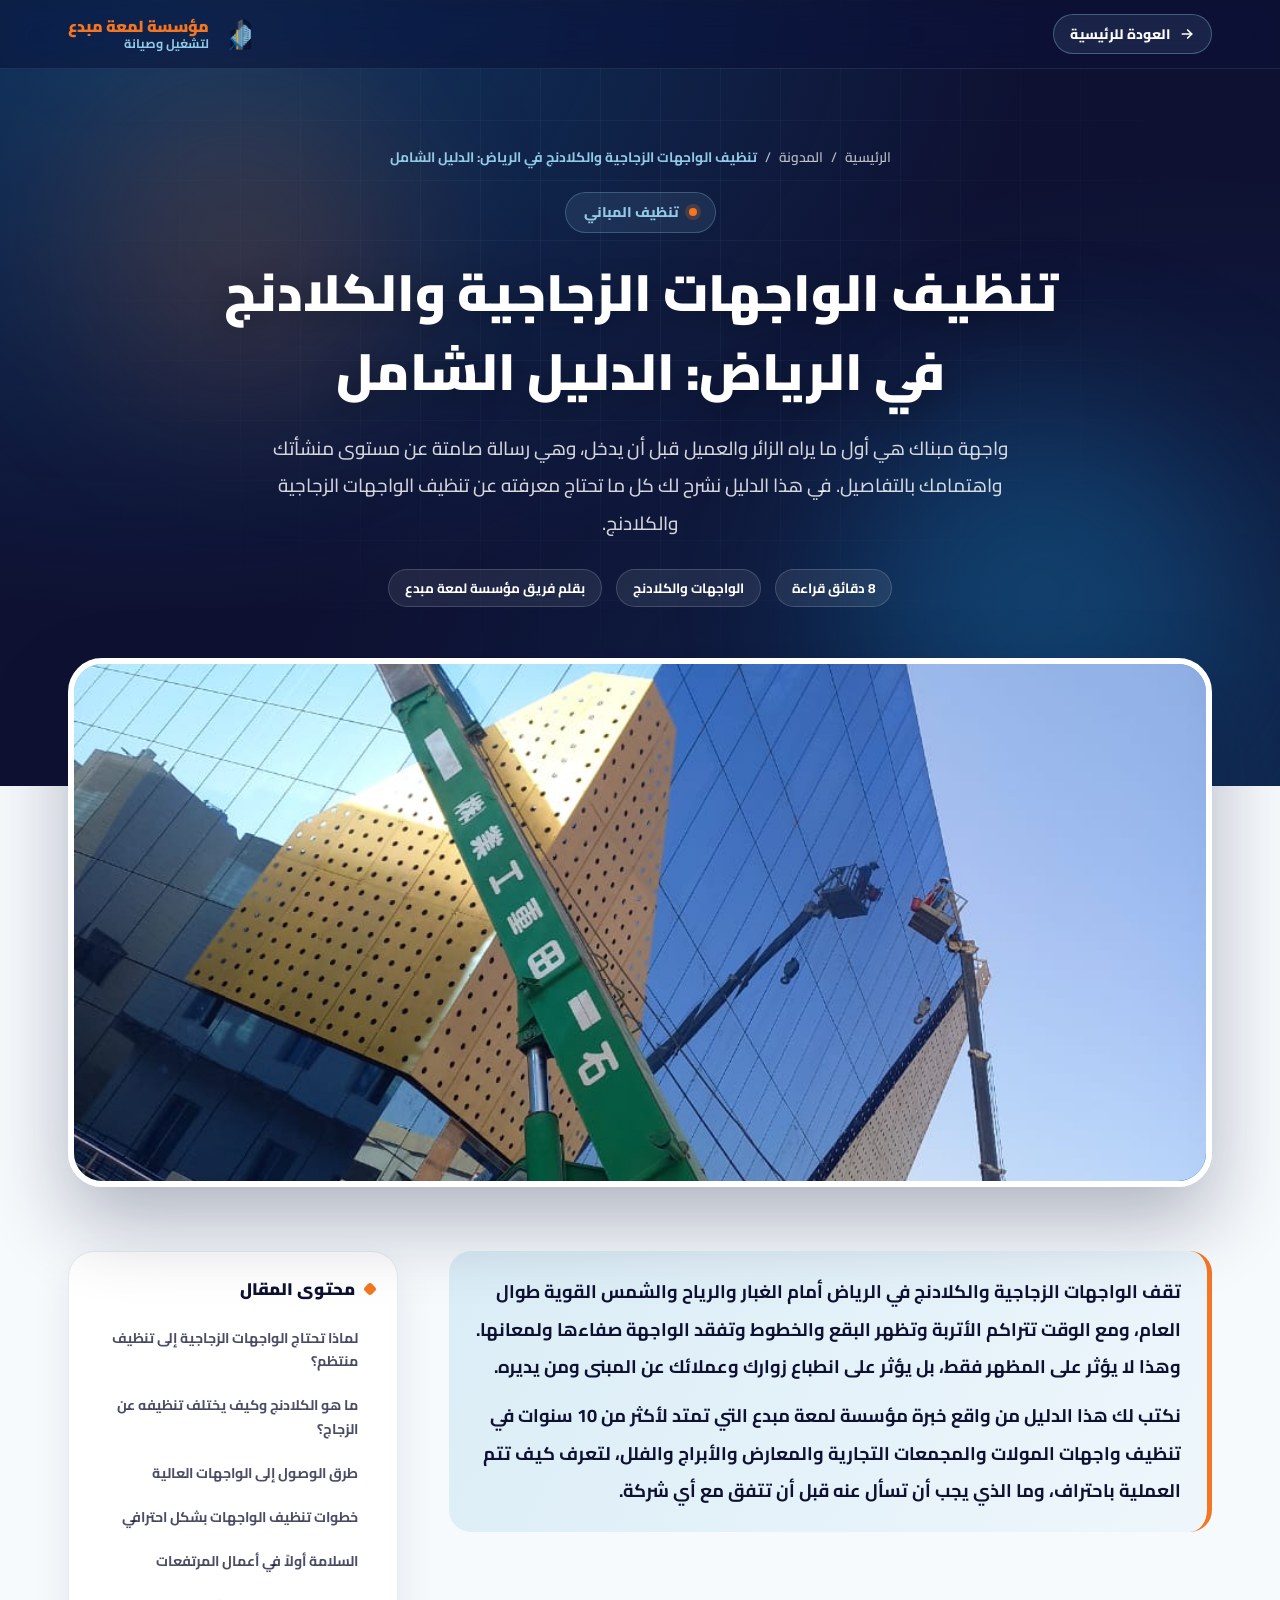
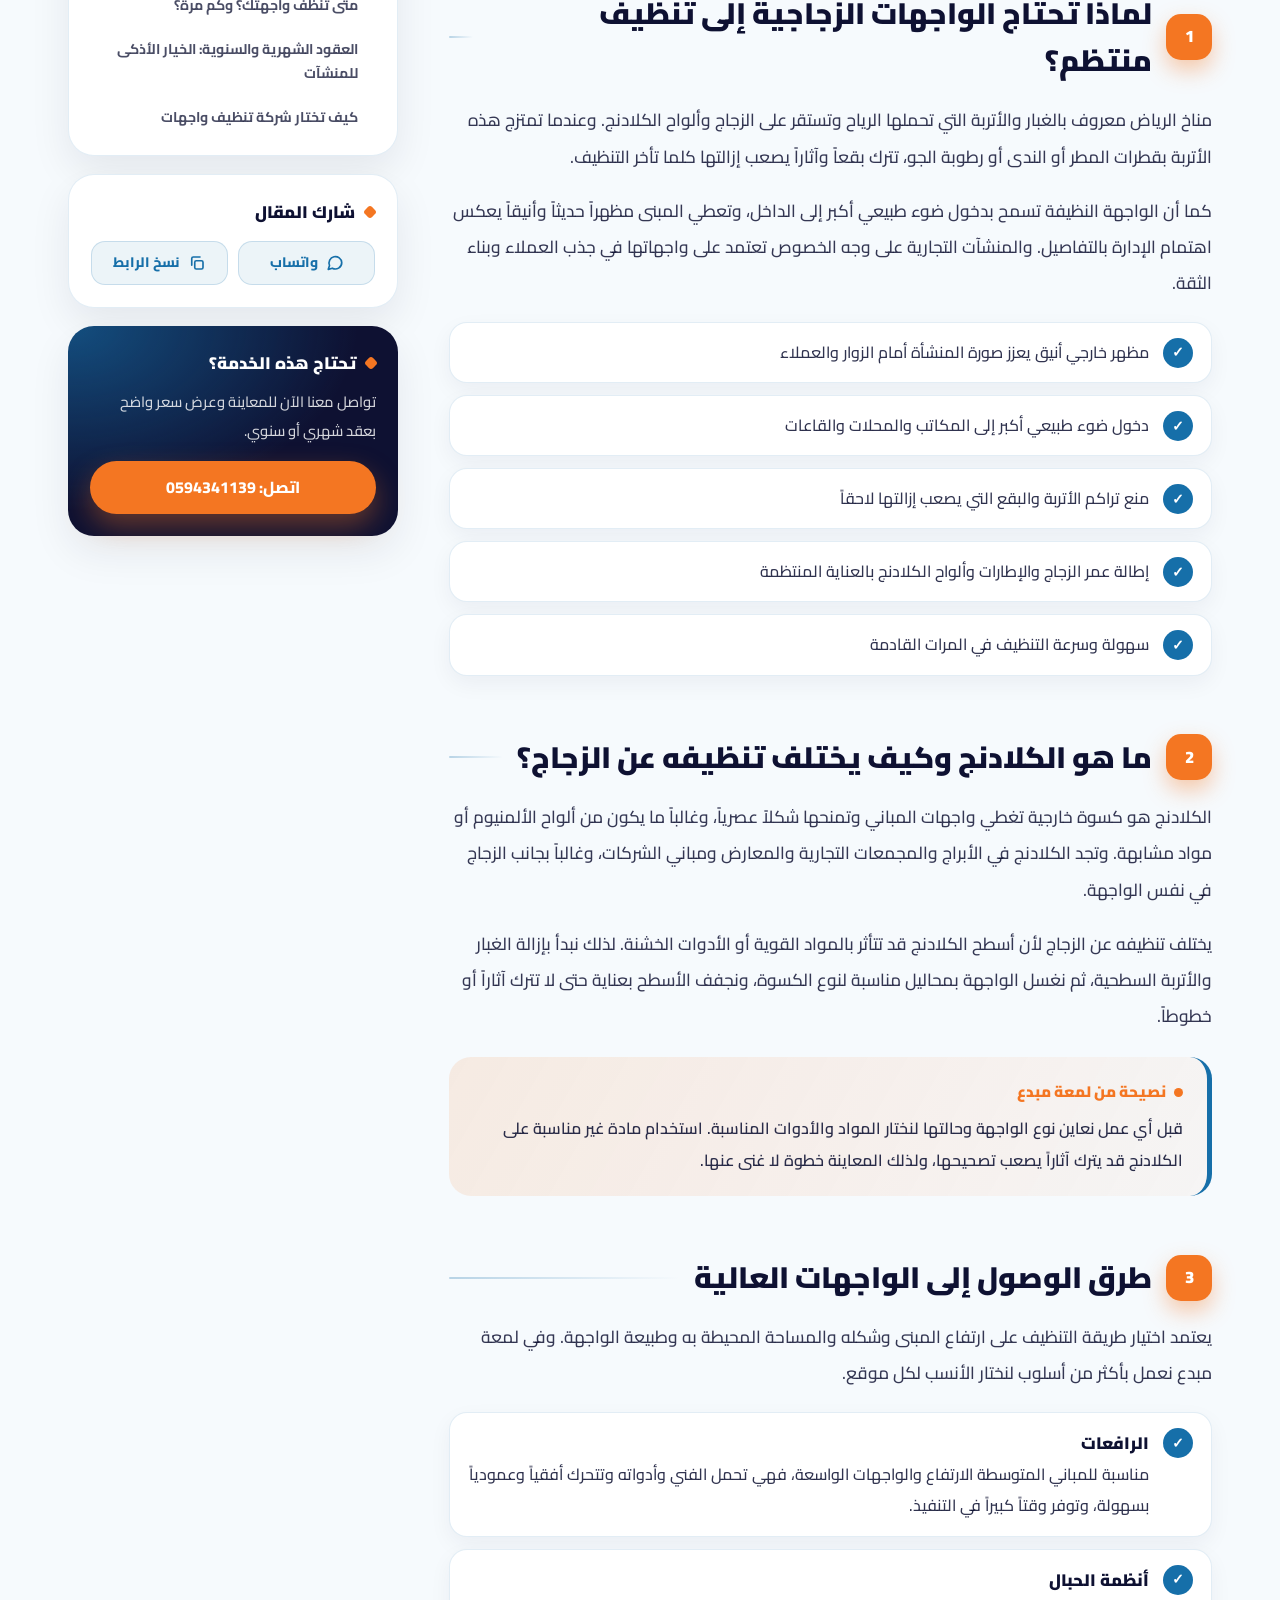
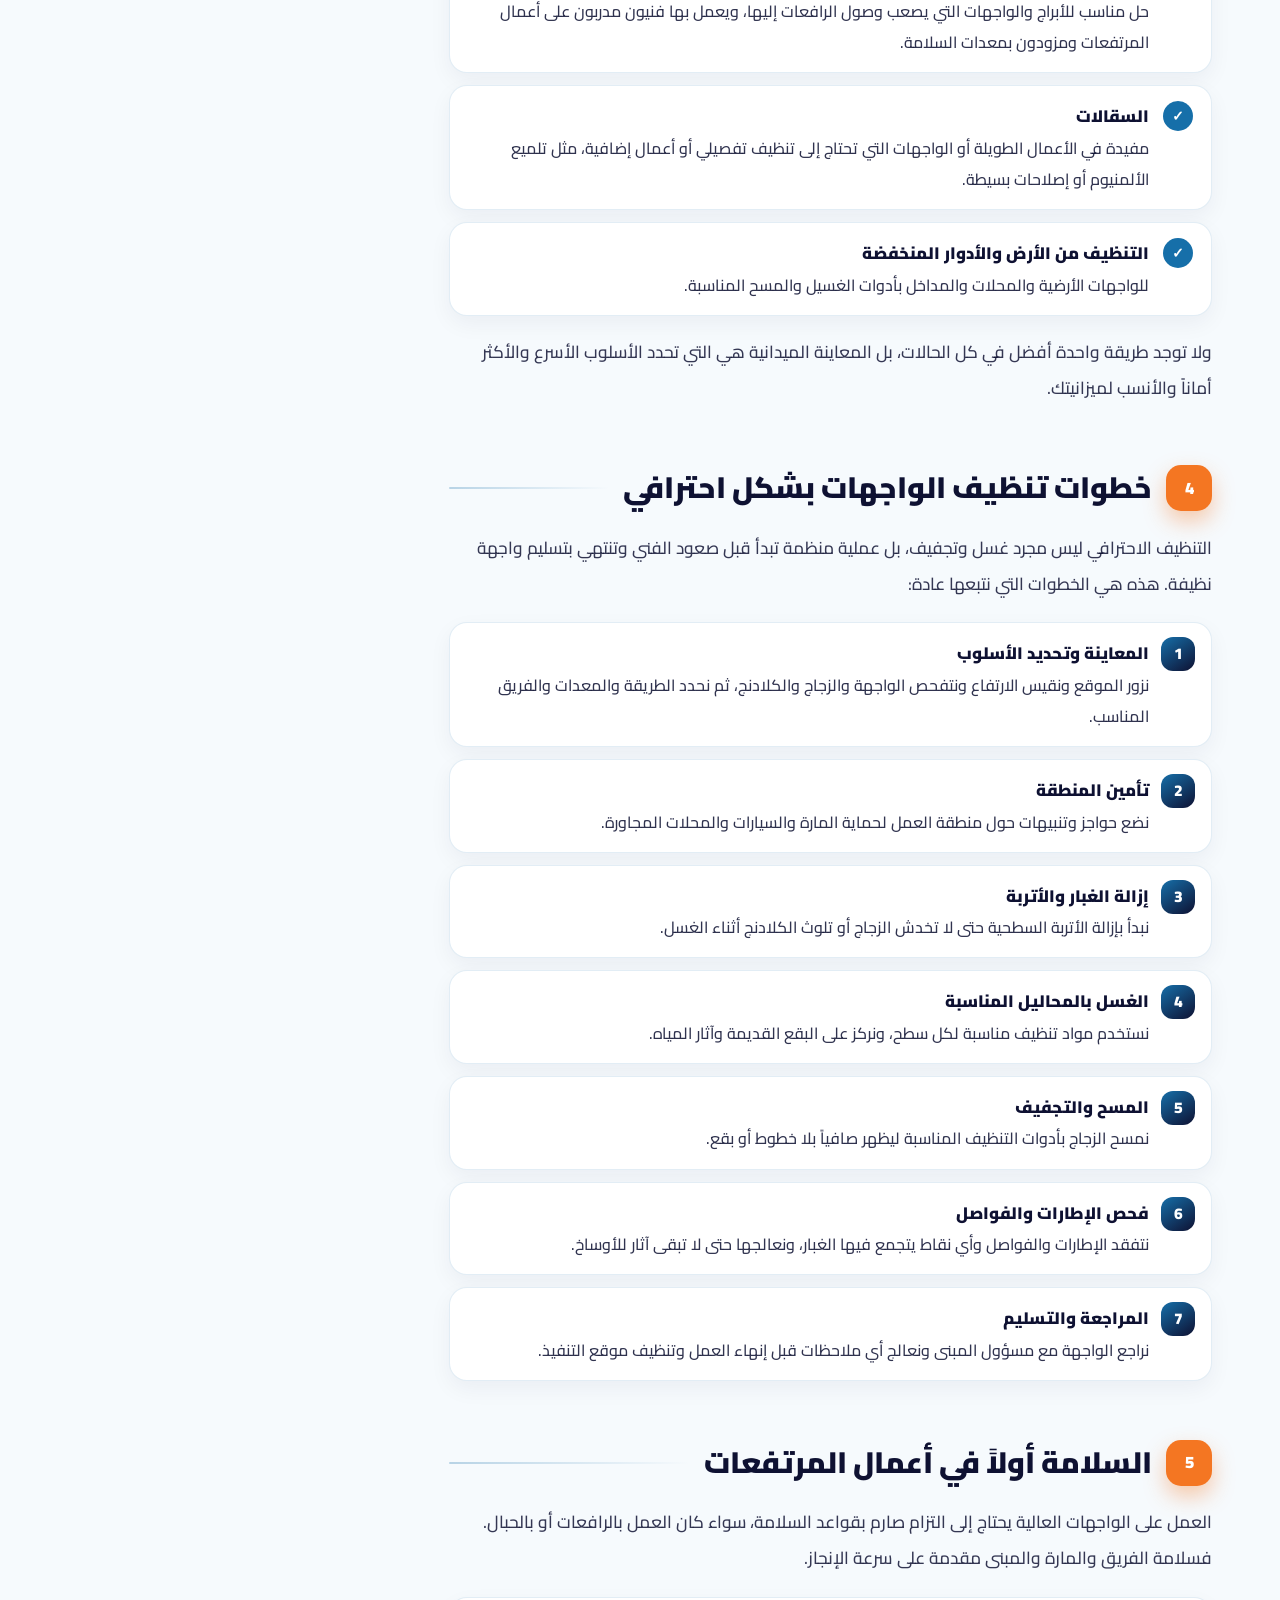
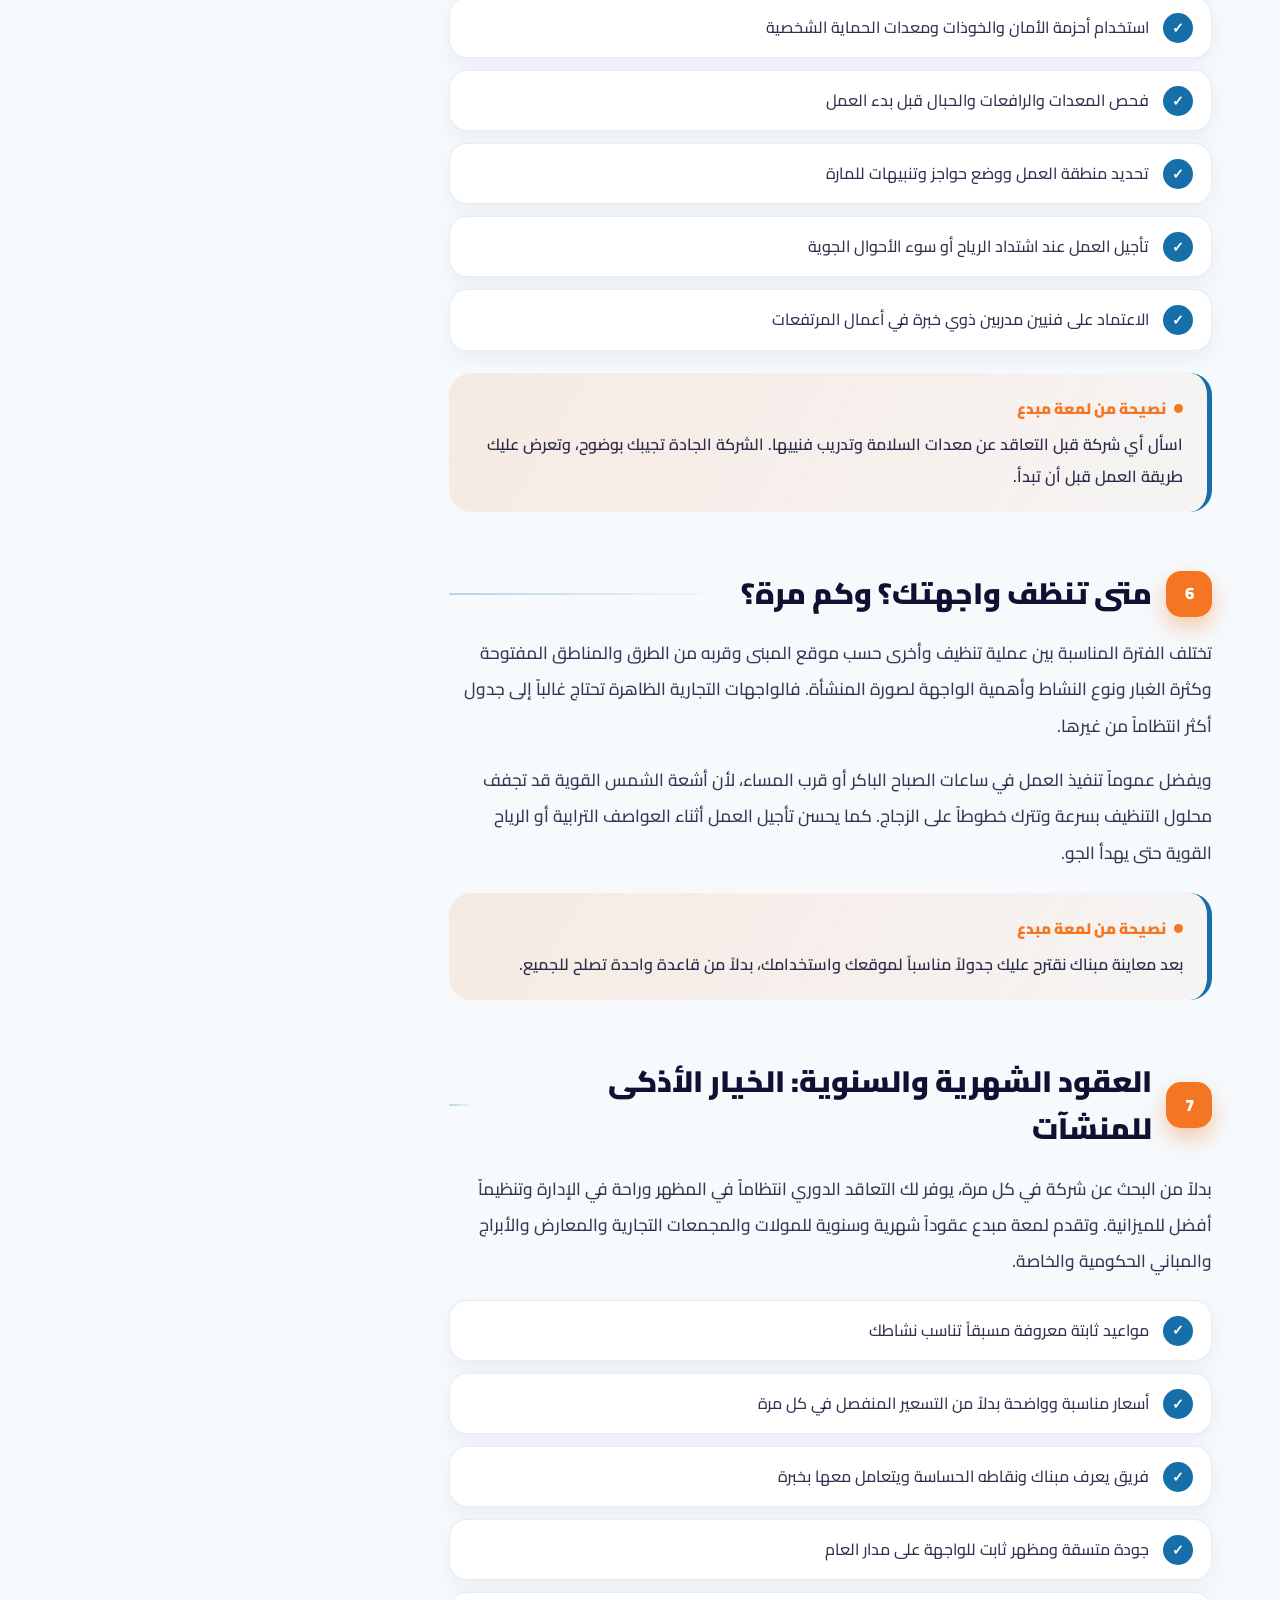
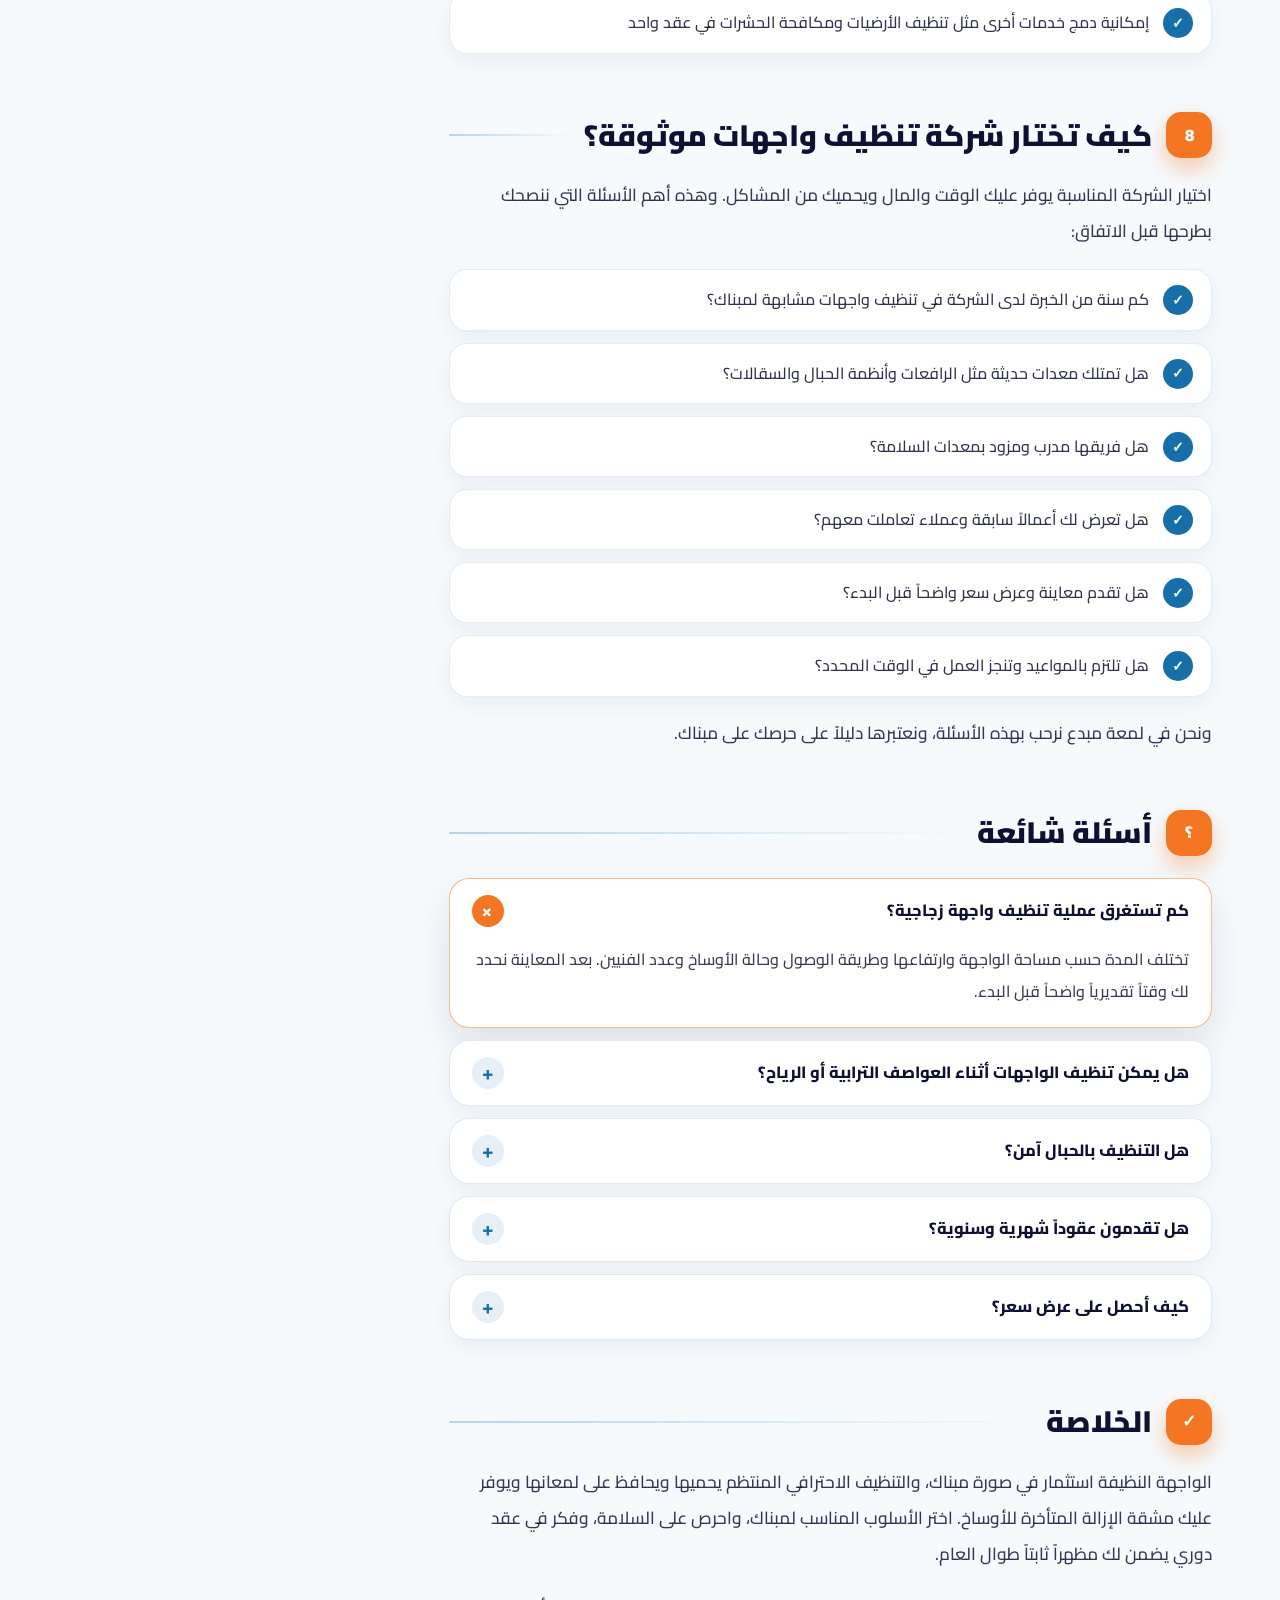
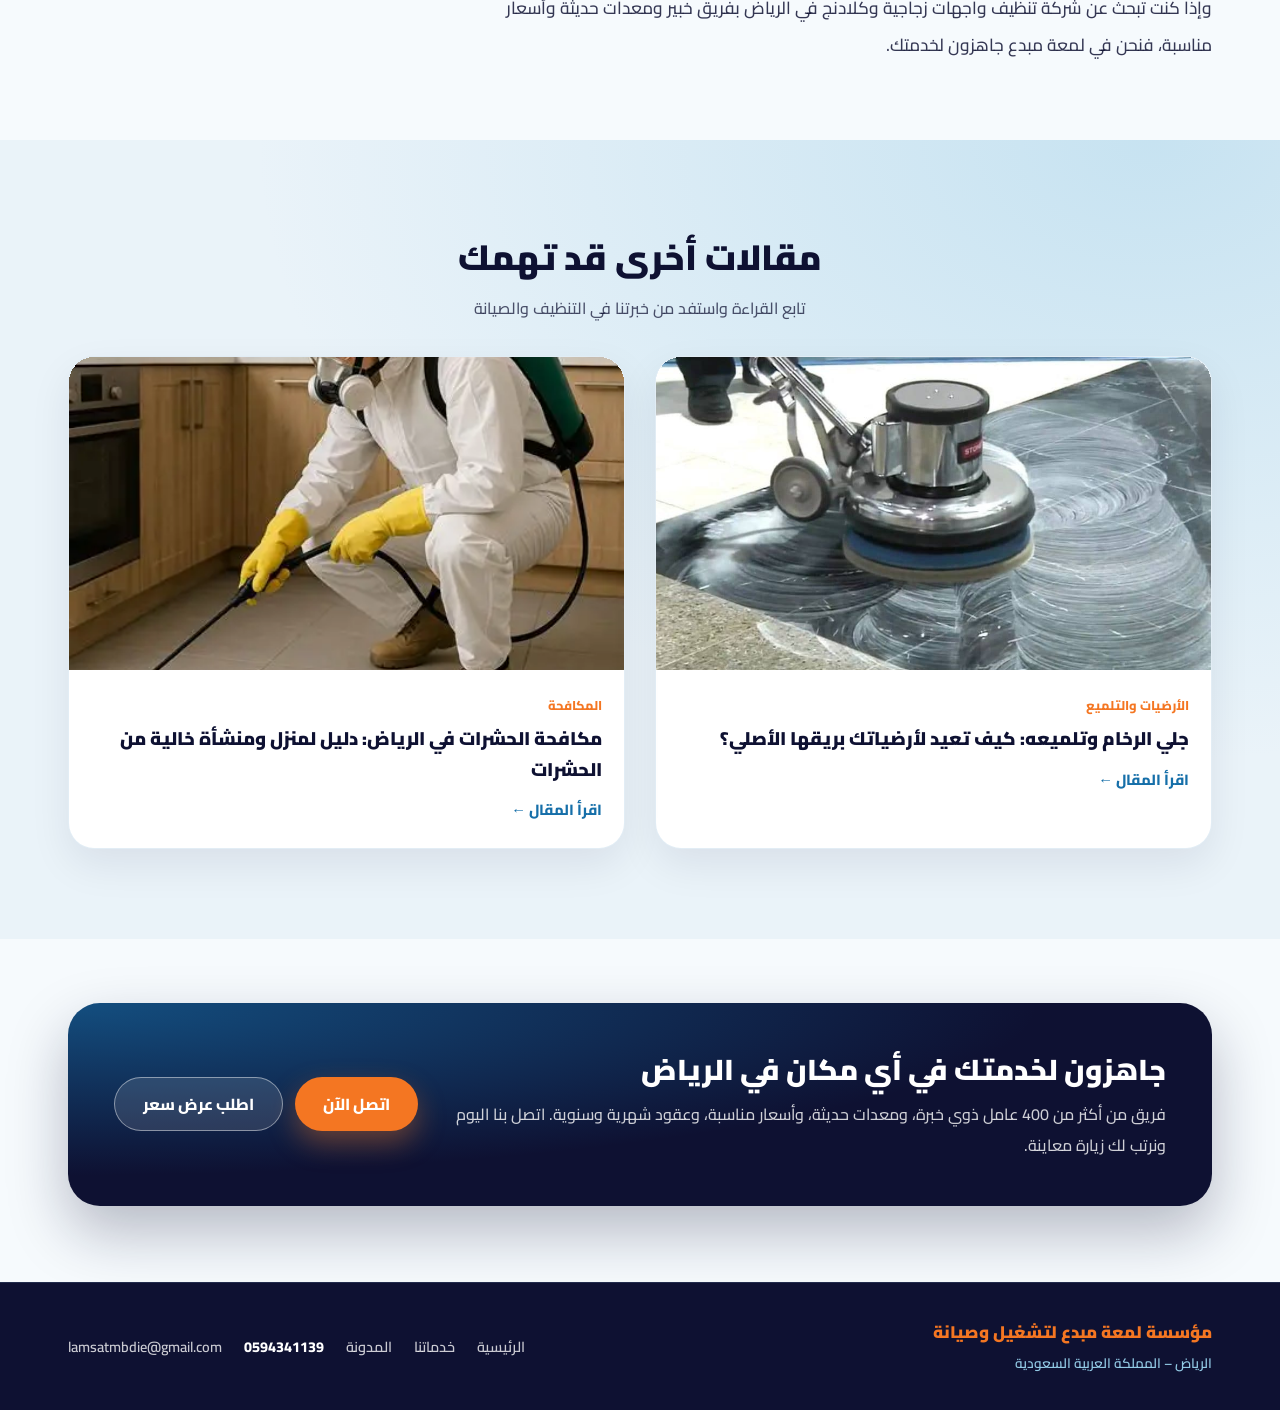
<file: post.html>
<!DOCTYPE html>
<html lang="ar" dir="rtl">
<head>
<meta charset="UTF-8">
<meta name="viewport" content="width=device-width, initial-scale=1, viewport-fit=cover">
<title>مقالات مؤسسة لمعة مبدع | تنظيف وصيانة في الرياض</title>
<meta name="description" id="metaDesc" content="مقالات ونصائح من مؤسسة لمعة مبدع لتشغيل وصيانة في الرياض عن تنظيف الواجهات وجلي الرخام ومكافحة الحشرات.">
<meta name="keywords" id="metaKeys" content="شركة تنظيف بالرياض, تنظيف واجهات, جلي رخام, مكافحة حشرات, لمعة مبدع">
<meta name="robots" content="index, follow, max-image-preview:large">
<meta name="author" content="مؤسسة لمعة مبدع لتشغيل وصيانة">
<meta name="theme-color" content="#0E1132">
<meta property="og:type" content="article">
<meta property="og:locale" content="ar_SA">
<meta property="og:site_name" content="مؤسسة لمعة مبدع لتشغيل وصيانة">
<meta property="og:title" id="ogTitle" content="مقالات مؤسسة لمعة مبدع">
<meta property="og:description" id="ogDesc" content="نصائح ومقالات عن التنظيف والصيانة في الرياض.">
<link rel="preconnect" href="https://fonts.googleapis.com">
<link rel="preconnect" href="https://fonts.gstatic.com" crossorigin>
<link href="https://fonts.googleapis.com/css2?family=Cairo:wght@400;600;700;800;900&display=swap" rel="stylesheet">
<style>
:root {
  --navy: #0E1132;
  --blue: #166FA9;
  --sky: #92CAE5;
  --orange: #F47622;
  --gray: #797979;
  --navy-a: 14, 17, 50;
  --blue-a: 22, 111, 169;
  --sky-a: 146, 202, 229;
  --orange-a: 244, 118, 34;
  --bar-h: 68px;
  --ease: cubic-bezier(.22, .8, .24, 1);
}

*,
*::before,
*::after {
  box-sizing: border-box;
}

html {
  scroll-behavior: smooth;
  -webkit-text-size-adjust: 100%;
  text-size-adjust: 100%;
  background: var(--navy);
}

body {
  margin: 0;
  min-height: 100vh;
  font-family: 'Cairo', 'Tajawal', 'Segoe UI', Tahoma, Arial, sans-serif;
  color: var(--navy);
  background: #F6FAFD;
  line-height: 1.8;
  overflow-x: hidden;
  -webkit-tap-highlight-color: transparent;
  -webkit-font-smoothing: antialiased;
  text-rendering: optimizeLegibility;
}

img,
svg {
  display: block;
  max-width: 100%;
}

ul,
ol {
  margin: 0;
  padding: 0;
  list-style: none;
}

a {
  color: inherit;
  text-decoration: none;
}

button {
  font: inherit;
  color: inherit;
  border: 0;
  background: none;
  cursor: pointer;
}

h1,
h2,
h3,
p,
figure {
  margin: 0;
}

:focus-visible {
  outline: 3px solid var(--orange);
  outline-offset: 3px;
  border-radius: 8px;
}

.wrap {
  width: 100%;
  max-width: 1200px;
  margin: 0 auto;
  padding-left: max(clamp(16px, 3vw, 28px), env(safe-area-inset-left));
  padding-right: max(clamp(16px, 3vw, 28px), env(safe-area-inset-right));
}

.progress {
  position: fixed;
  top: 0;
  right: 0;
  left: 0;
  z-index: 1300;
  height: 4px;
  background: linear-gradient(90deg, var(--orange), var(--sky));
  transform: scaleX(0);
  transform-origin: right center;
}

.bar {
  position: fixed;
  top: 0;
  right: 0;
  left: 0;
  z-index: 1200;
  padding-top: env(safe-area-inset-top);
  background: rgba(var(--navy-a), .55);
  -webkit-backdrop-filter: blur(14px) saturate(130%);
  backdrop-filter: blur(14px) saturate(130%);
  border-bottom: 1px solid rgba(var(--sky-a), .12);
  transition: background .4s ease, box-shadow .4s ease;
  animation: dropIn .8s var(--ease) both;
}

.bar.scrolled {
  background: rgba(var(--navy-a), .92);
  box-shadow: 0 10px 36px rgba(0, 0, 0, .3);
}

.bar-in {
  height: var(--bar-h);
  display: flex;
  align-items: center;
  justify-content: space-between;
  gap: 14px;
}

.back {
  display: inline-flex;
  align-items: center;
  gap: 8px;
  flex-shrink: 0;
  min-height: 40px;
  padding: 6px 16px;
  border-radius: 999px;
  font-size: .86rem;
  font-weight: 800;
  color: #fff;
  background: rgba(var(--sky-a), .1);
  border: 1.5px solid rgba(var(--sky-a), .35);
  transition: background .3s ease, border-color .3s ease, transform .3s ease;
}

.back svg {
  transition: transform .35s var(--ease);
}

.back:hover {
  background: var(--orange);
  border-color: var(--orange);
  transform: translateY(-2px);
}

.back:hover svg {
  transform: translateX(4px);
}

.brand {
  display: flex;
  align-items: center;
  gap: 10px;
  min-width: 0;
}

.brand-logo {
  width: 42px;
  height: 42px;
  flex-shrink: 0;
}

.brand-logo img {
  width: 100%;
  height: 100%;
  object-fit: contain;
}

.brand-text {
  display: flex;
  flex-direction: column;
  line-height: 1.25;
  min-width: 0;
}

.brand-text strong {
  font-size: 1rem;
  font-weight: 900;
  color: var(--orange);
  white-space: nowrap;
}

.brand-text small {
  font-size: .78rem;
  font-weight: 700;
  color: var(--sky);
  white-space: nowrap;
}

.hero {
  position: relative;
  overflow: hidden;
  isolation: isolate;
  padding: calc(var(--bar-h) + env(safe-area-inset-top) + clamp(40px, 6vw, 80px)) 0 clamp(120px, 14vw, 190px);
  color: #fff;
  background:
    radial-gradient(ellipse at 12% 0%, rgba(var(--blue-a), .42), transparent 55%),
    radial-gradient(ellipse at 95% 100%, rgba(var(--blue-a), .25), transparent 55%),
    var(--navy);
}

.hero-deco {
  position: absolute;
  top: 0;
  right: 0;
  bottom: 0;
  left: 0;
  z-index: -1;
  pointer-events: none;
}

.hero-grid {
  position: absolute;
  top: 0;
  right: 0;
  bottom: 0;
  left: 0;
  background-image:
    linear-gradient(rgba(var(--sky-a), .06) 1px, transparent 1px),
    linear-gradient(90deg, rgba(var(--sky-a), .06) 1px, transparent 1px);
  background-size: 60px 60px;
  -webkit-mask-image: radial-gradient(ellipse at 50% 30%, #000 10%, transparent 70%);
  mask-image: radial-gradient(ellipse at 50% 30%, #000 10%, transparent 70%);
}

.hero-orb {
  position: absolute;
  border-radius: 50%;
  filter: blur(80px);
}

.hero-orb-1 {
  width: 320px;
  height: 320px;
  top: 10%;
  left: 6%;
  background: rgba(var(--orange-a), .16);
  animation: floatA 20s ease-in-out infinite;
}

.hero-orb-2 {
  width: 380px;
  height: 380px;
  bottom: 0;
  right: 4%;
  background: rgba(var(--blue-a), .4);
  animation: floatB 24s ease-in-out infinite;
}

.hero-in {
  max-width: 900px;
  text-align: center;
}

.crumbs {
  display: flex;
  flex-wrap: wrap;
  align-items: center;
  justify-content: center;
  gap: 8px;
  margin-bottom: 22px;
  font-size: .86rem;
  font-weight: 600;
  color: rgba(255, 255, 255, .7);
}

.crumbs a {
  transition: color .3s ease;
}

.crumbs a:hover {
  color: var(--orange);
}

.crumbs b {
  max-width: 100%;
  font-weight: 700;
  color: var(--sky);
}

.chip {
  display: inline-flex;
  align-items: center;
  gap: 10px;
  padding: 7px 18px;
  border-radius: 999px;
  font-size: .88rem;
  font-weight: 800;
  color: var(--sky);
  background: rgba(var(--sky-a), .1);
  border: 1px solid rgba(var(--sky-a), .28);
}

.chip::before {
  content: "";
  width: 8px;
  height: 8px;
  border-radius: 50%;
  background: var(--orange);
  box-shadow: 0 0 0 4px rgba(var(--orange-a), .2);
}

.hero h1 {
  margin-top: 20px;
  font-size: clamp(1.8rem, 4.6vw, 3.2rem);
  font-weight: 900;
  line-height: 1.55;
  text-shadow: 0 6px 30px rgba(0, 0, 0, .3);
}

.hero-lead {
  max-width: 760px;
  margin: 18px auto 0;
  font-size: clamp(1rem, 1.8vw, 1.18rem);
  font-weight: 500;
  line-height: 2;
  color: rgba(255, 255, 255, .82);
}

.hero-meta {
  display: flex;
  flex-wrap: wrap;
  justify-content: center;
  gap: 10px 14px;
  margin-top: 26px;
}

.hero-meta li {
  padding: 6px 16px;
  border-radius: 999px;
  font-size: .84rem;
  font-weight: 700;
  color: #fff;
  background: rgba(255, 255, 255, .08);
  border: 1px solid rgba(255, 255, 255, .16);
}

.cover-wrap {
  position: relative;
  z-index: 2;
  margin-top: calc(-1 * clamp(80px, 10vw, 140px));
}

.cover {
  position: relative;
  aspect-ratio: 16 / 7.4;
  overflow: hidden;
  border-radius: 34px;
  border: 6px solid #fff;
  background: linear-gradient(150deg, var(--sky), var(--blue));
  box-shadow: 0 34px 80px rgba(var(--navy-a), .3);
}

.cover img {
  width: 100%;
  height: 100%;
  object-fit: cover;
}

.layout {
  display: grid;
  grid-template-columns: minmax(0, 1fr) 330px;
  align-items: start;
  gap: clamp(28px, 4vw, 56px);
  padding-top: clamp(40px, 5vw, 64px);
  padding-bottom: clamp(48px, 6vw, 80px);
}

.article {
  min-width: 0;
}

.article-lead {
  padding: 22px 26px;
  border-radius: 22px;
  border-right: 5px solid var(--orange);
  background: linear-gradient(120deg, rgba(var(--sky-a), .28), rgba(var(--sky-a), .08));
}

.article-lead p {
  font-size: clamp(1.02rem, 1.7vw, 1.14rem);
  font-weight: 700;
  line-height: 2.05;
  color: var(--navy);
}

.article-lead p + p {
  margin-top: 12px;
}

.sec {
  margin-top: clamp(38px, 5vw, 58px);
  scroll-margin-top: calc(var(--bar-h) + 24px);
}

.sec h2 {
  display: flex;
  align-items: center;
  gap: 14px;
  font-size: clamp(1.35rem, 2.6vw, 1.85rem);
  font-weight: 900;
  line-height: 1.6;
  color: var(--navy);
}

.sec h2 .num {
  display: grid;
  place-items: center;
  flex-shrink: 0;
  width: 46px;
  height: 46px;
  border-radius: 15px;
  font-size: 1.05rem;
  font-weight: 900;
  color: #fff;
  background: var(--orange);
  box-shadow: 0 10px 22px rgba(var(--orange-a), .38);
}

.sec h2::after {
  content: "";
  flex: 1;
  min-width: 24px;
  height: 2px;
  border-radius: 2px;
  background: linear-gradient(90deg, rgba(var(--blue-a), .28), transparent);
}

.sec > p {
  margin-top: 18px;
  font-size: clamp(1rem, 1.5vw, 1.08rem);
  font-weight: 500;
  line-height: 2.1;
  color: rgba(var(--navy-a), .84);
}

.list {
  display: grid;
  gap: 12px;
  margin-top: 20px;
}

.list li {
  position: relative;
  padding: 14px 18px 14px 18px;
  padding-right: 62px;
  border-radius: 18px;
  font-size: 1rem;
  font-weight: 500;
  line-height: 1.95;
  color: rgba(var(--navy-a), .86);
  background: #fff;
  border: 1px solid rgba(var(--blue-a), .12);
  box-shadow: 0 8px 22px rgba(var(--navy-a), .05);
  transition: transform .35s var(--ease), border-color .35s ease, box-shadow .35s ease;
}

.list li:hover {
  transform: translateX(-4px);
  border-color: rgba(var(--orange-a), .4);
  box-shadow: 0 14px 30px rgba(var(--navy-a), .09);
}

.list li b {
  display: block;
  font-size: 1.04rem;
  font-weight: 900;
  color: var(--navy);
}

.checks li::before {
  content: "\2713";
  position: absolute;
  top: 15px;
  right: 18px;
  display: grid;
  place-items: center;
  width: 30px;
  height: 30px;
  border-radius: 50%;
  font-size: .9rem;
  font-weight: 900;
  line-height: 1;
  color: #fff;
  background: var(--blue);
}

.steps {
  counter-reset: step;
}

.steps li {
  counter-increment: step;
}

.steps li::before {
  content: counter(step);
  position: absolute;
  top: 14px;
  right: 16px;
  display: grid;
  place-items: center;
  width: 34px;
  height: 34px;
  border-radius: 12px;
  font-size: .98rem;
  font-weight: 900;
  line-height: 1;
  color: #fff;
  background: linear-gradient(145deg, var(--blue), var(--navy));
}

.tip {
  margin-top: 22px;
  padding: 20px 24px;
  border-radius: 22px;
  border-right: 5px solid var(--blue);
  background: linear-gradient(120deg, rgba(var(--orange-a), .12), rgba(var(--orange-a), .04));
}

.tip strong {
  display: inline-flex;
  align-items: center;
  gap: 8px;
  font-size: .95rem;
  font-weight: 900;
  color: var(--orange);
}

.tip strong::before {
  content: "";
  width: 9px;
  height: 9px;
  border-radius: 50%;
  background: var(--orange);
}

.tip p {
  margin-top: 6px;
  font-size: 1rem;
  font-weight: 600;
  line-height: 2;
  color: rgba(var(--navy-a), .88);
}

.faq {
  display: grid;
  gap: 12px;
  margin-top: 22px;
}

.faq details {
  border-radius: 20px;
  background: #fff;
  border: 1px solid rgba(var(--blue-a), .14);
  box-shadow: 0 8px 22px rgba(var(--navy-a), .05);
  transition: border-color .3s ease, box-shadow .3s ease;
}

.faq details[open] {
  border-color: rgba(var(--orange-a), .5);
  box-shadow: 0 16px 36px rgba(var(--navy-a), .1);
}

.faq summary {
  display: flex;
  align-items: center;
  justify-content: space-between;
  gap: 14px;
  padding: 16px 22px;
  font-size: 1.02rem;
  font-weight: 800;
  line-height: 1.7;
  cursor: pointer;
  list-style: none;
}

.faq summary::-webkit-details-marker {
  display: none;
}

.faq summary::after {
  content: "+";
  display: grid;
  place-items: center;
  flex-shrink: 0;
  width: 32px;
  height: 32px;
  border-radius: 50%;
  font-size: 1.3rem;
  font-weight: 700;
  line-height: 1;
  color: var(--blue);
  background: rgba(var(--blue-a), .1);
  transition: transform .35s var(--ease), background .3s ease, color .3s ease;
}

.faq details[open] summary::after {
  transform: rotate(45deg);
  color: #fff;
  background: var(--orange);
}

.faq details p {
  padding: 0 22px 20px;
  font-size: 1rem;
  font-weight: 500;
  line-height: 2;
  color: rgba(var(--navy-a), .82);
}

.side {
  position: sticky;
  top: calc(var(--bar-h) + env(safe-area-inset-top) + 20px);
  display: grid;
  gap: 18px;
}

.card {
  padding: 22px;
  border-radius: 26px;
  background: #fff;
  border: 1px solid rgba(var(--blue-a), .12);
  box-shadow: 0 16px 40px rgba(var(--navy-a), .08);
}

.card h3 {
  display: flex;
  align-items: center;
  gap: 10px;
  font-size: 1.05rem;
  font-weight: 900;
}

.card h3::before {
  content: "";
  width: 10px;
  height: 10px;
  border-radius: 3px;
  background: var(--orange);
  transform: rotate(45deg);
}

.toc {
  display: grid;
  gap: 4px;
  max-height: 46vh;
  margin-top: 14px;
  overflow-y: auto;
  scrollbar-width: thin;
}

.toc a {
  display: block;
  padding: 8px 14px;
  border-radius: 12px;
  border-right: 3px solid transparent;
  font-size: .88rem;
  font-weight: 700;
  line-height: 1.7;
  color: rgba(var(--navy-a), .75);
  transition: color .3s ease, background .3s ease, border-color .3s ease;
}

.toc a:hover {
  color: var(--blue);
  background: rgba(var(--blue-a), .06);
}

.toc a.active {
  color: var(--navy);
  font-weight: 900;
  background: rgba(var(--orange-a), .1);
  border-right-color: var(--orange);
}

.share-row {
  display: flex;
  gap: 10px;
  margin-top: 14px;
}

.share-btn {
  display: inline-flex;
  flex: 1;
  align-items: center;
  justify-content: center;
  gap: 8px;
  min-height: 44px;
  padding: 8px 12px;
  border-radius: 14px;
  font-size: .86rem;
  font-weight: 800;
  color: var(--blue);
  background: rgba(var(--blue-a), .08);
  border: 1px solid rgba(var(--blue-a), .18);
  transition: color .3s ease, background .3s ease, transform .3s ease;
}

.share-btn:hover {
  color: #fff;
  background: var(--blue);
  transform: translateY(-2px);
}

.call-card {
  color: #fff;
  border: 0;
  background:
    radial-gradient(ellipse at 0% 0%, rgba(var(--blue-a), .65), transparent 62%),
    var(--navy);
}

.call-card h3 {
  color: #fff;
}

.call-card p {
  margin-top: 10px;
  font-size: .92rem;
  font-weight: 500;
  line-height: 1.95;
  color: rgba(255, 255, 255, .82);
}

.call-card .btn {
  width: 100%;
  margin-top: 16px;
}

.btn {
  position: relative;
  display: inline-flex;
  align-items: center;
  justify-content: center;
  gap: 10px;
  min-height: 50px;
  padding: 12px 28px;
  border-radius: 999px;
  overflow: hidden;
  font-size: 1rem;
  font-weight: 800;
  transition: transform .35s var(--ease), box-shadow .35s ease, background .35s ease, color .35s ease, border-color .35s ease;
}

.btn:hover {
  transform: translateY(-3px);
}

.btn:active {
  transform: scale(.97);
}

.btn-primary {
  color: #fff;
  background: var(--orange);
  box-shadow: 0 12px 28px rgba(var(--orange-a), .38);
}

.btn-light {
  color: #fff;
  background: rgba(255, 255, 255, .12);
  border: 1.5px solid rgba(255, 255, 255, .45);
}

.btn-light:hover {
  color: var(--navy);
  background: #fff;
  border-color: #fff;
}

.related {
  padding: clamp(56px, 7vw, 90px) 0;
  background:
    radial-gradient(ellipse at 90% 0%, rgba(var(--sky-a), .4), transparent 55%),
    #EAF3F9;
}

.related-head {
  text-align: center;
}

.related-head h2 {
  font-size: clamp(1.5rem, 3vw, 2.2rem);
  font-weight: 900;
  line-height: 1.6;
}

.related-head p {
  margin-top: 8px;
  font-weight: 500;
  color: rgba(var(--navy-a), .72);
}

.rel-grid {
  display: grid;
  grid-template-columns: repeat(2, minmax(0, 1fr));
  gap: clamp(18px, 2.4vw, 30px);
  margin-top: 34px;
}

.rel-card {
  display: flex;
  flex-direction: column;
  overflow: hidden;
  border-radius: 26px;
  background: #fff;
  border: 1px solid rgba(var(--blue-a), .12);
  box-shadow: 0 16px 40px rgba(var(--navy-a), .08);
  transition: transform .45s var(--ease), box-shadow .45s ease, border-color .45s ease;
}

.rel-card:hover {
  transform: translateY(-8px);
  border-color: rgba(var(--orange-a), .45);
  box-shadow: 0 28px 60px rgba(var(--navy-a), .16);
}

.rel-media {
  position: relative;
  aspect-ratio: 16 / 9;
  overflow: hidden;
  background: linear-gradient(150deg, var(--sky), var(--blue));
}

.rel-media img {
  width: 100%;
  height: 100%;
  object-fit: cover;
  transition: transform 1s var(--ease);
}

.rel-card:hover .rel-media img {
  transform: scale(1.08);
}

.rel-body {
  padding: 20px 22px 24px;
}

.rel-body small {
  font-size: .8rem;
  font-weight: 800;
  color: var(--orange);
}

.rel-body h3 {
  margin-top: 6px;
  font-size: 1.15rem;
  font-weight: 900;
  line-height: 1.65;
}

.rel-body span {
  display: inline-block;
  margin-top: 12px;
  font-size: .92rem;
  font-weight: 800;
  color: var(--blue);
}

.cta {
  padding-top: clamp(40px, 5vw, 64px);
  padding-bottom: clamp(48px, 6vw, 80px);
}

.cta-box {
  display: flex;
  align-items: center;
  justify-content: space-between;
  gap: 24px;
  padding: clamp(26px, 3.6vw, 44px) clamp(22px, 3.6vw, 48px);
  border-radius: 32px;
  color: #fff;
  background:
    radial-gradient(ellipse at 0% 0%, rgba(var(--blue-a), .65), transparent 60%),
    var(--navy);
  box-shadow: 0 26px 60px rgba(var(--navy-a), .28);
}

.cta-box h2 {
  font-size: clamp(1.3rem, 2.6vw, 1.8rem);
  font-weight: 900;
  line-height: 1.55;
}

.cta-box p {
  margin-top: 8px;
  font-size: 1rem;
  font-weight: 500;
  line-height: 1.95;
  color: rgba(255, 255, 255, .8);
}

.cta-actions {
  display: flex;
  flex-shrink: 0;
  flex-wrap: wrap;
  gap: 12px;
}

.foot {
  padding: 34px 0 calc(34px + env(safe-area-inset-bottom));
  color: rgba(255, 255, 255, .78);
  background: var(--navy);
  border-top: 1px solid rgba(var(--sky-a), .15);
}

.foot-in {
  display: flex;
  flex-wrap: wrap;
  align-items: center;
  justify-content: space-between;
  gap: 16px 28px;
}

.foot strong {
  display: block;
  font-size: 1.05rem;
  font-weight: 900;
  color: var(--orange);
}

.foot small {
  font-size: .85rem;
  font-weight: 600;
  color: var(--sky);
}

.foot ul {
  display: flex;
  flex-wrap: wrap;
  gap: 8px 22px;
  font-size: .9rem;
  font-weight: 600;
}

.foot ul b {
  direction: ltr;
  unicode-bidi: isolate;
  font-weight: 800;
  color: #fff;
}

.foot a:hover {
  color: var(--orange);
}

.rv {
  opacity: 0;
  transform: translateY(30px);
  transition: opacity .8s var(--ease), transform .8s var(--ease);
}

.rv.in {
  opacity: 1;
  transform: none;
}

.hero-in > * {
  opacity: 0;
  transform: translateY(24px);
  animation: fadeUp .9s var(--ease) forwards;
}

.hero-in > *:nth-child(1) { animation-delay: .1s; }
.hero-in > *:nth-child(2) { animation-delay: .25s; }
.hero-in > *:nth-child(3) { animation-delay: .4s; }
.hero-in > *:nth-child(4) { animation-delay: .55s; }
.hero-in > *:nth-child(5) { animation-delay: .7s; }

.cover {
  animation: coverIn 1.1s var(--ease) .5s both;
}

@keyframes dropIn {
  from { transform: translateY(-100%); opacity: 0; }
  to { transform: translateY(0); opacity: 1; }
}

@keyframes fadeUp {
  to { opacity: 1; transform: translateY(0); }
}

@keyframes coverIn {
  from { opacity: 0; transform: translateY(50px) scale(.96); }
  to { opacity: 1; transform: none; }
}

@keyframes floatA {
  0%, 100% { transform: translate3d(0, 0, 0) scale(1); }
  50% { transform: translate3d(-40px, 30px, 0) scale(1.1); }
}

@keyframes floatB {
  0%, 100% { transform: translate3d(0, 0, 0) scale(1); }
  50% { transform: translate3d(50px, -40px, 0) scale(.92); }
}

@media (max-width: 991px) {
  .layout {
    grid-template-columns: minmax(0, 1fr);
  }

  .side {
    position: static;
    order: -1;
  }

  .call-card {
    display: none;
  }

  .toc {
    max-height: none;
  }

  .cta-box {
    flex-direction: column;
    align-items: flex-start;
  }
}

@media (max-width: 639px) {
  :root {
    --bar-h: 62px;
  }

  .brand-logo {
    width: 36px;
    height: 36px;
  }

  .brand-text strong {
    font-size: .92rem;
  }

  .brand-text small {
    font-size: .72rem;
  }

  .back {
    padding: 6px 13px;
    font-size: .8rem;
  }

  .cover {
    aspect-ratio: 16 / 10;
    border-radius: 24px;
    border-width: 4px;
  }

  .article-lead {
    padding: 18px 18px;
  }

  .sec h2 {
    gap: 10px;
  }

  .sec h2 .num {
    width: 40px;
    height: 40px;
    border-radius: 13px;
    font-size: .95rem;
  }

  .sec h2::after {
    display: none;
  }

  .list li {
    padding-right: 56px;
    padding-left: 14px;
  }

  .checks li::before {
    right: 14px;
  }

  .steps li::before {
    right: 12px;
  }

  .rel-grid {
    grid-template-columns: minmax(0, 1fr);
  }

  .cta-actions {
    width: 100%;
    flex-direction: column;
  }

  .cta-actions .btn {
    width: 100%;
  }

  .foot-in {
    flex-direction: column;
    align-items: flex-start;
  }
}

@media (prefers-reduced-motion: reduce) {
  html {
    scroll-behavior: auto;
  }

  *,
  *::before,
  *::after {
    animation-duration: .01ms !important;
    animation-iteration-count: 1 !important;
    transition-duration: .01ms !important;
  }

  .rv,
  .hero-in > * {
    opacity: 1;
    transform: none;
  }
}
</style>
</head>
<body>

<div class="progress" id="progress"></div>

<header class="bar" id="bar">
  <div class="wrap bar-in">
    <a href="index.html" class="back" aria-label="العودة إلى الصفحة الرئيسية">
      <svg viewBox="0 0 24 24" width="16" height="16" fill="none" stroke="currentColor" stroke-width="2.5" stroke-linecap="round" stroke-linejoin="round" aria-hidden="true"><path d="M5 12h14"/><path d="M13 6l6 6-6 6"/></svg>
      العودة للرئيسية
    </a>
    <a href="index.html" class="brand" aria-label="مؤسسة لمعة مبدع">
      <span class="brand-logo"><img src="images/logo.png" alt="شعار مؤسسة لمعة مبدع" width="42" height="42"></span>
      <span class="brand-text">
        <strong>مؤسسة لمعة مبدع</strong>
        <small>لتشغيل وصيانة</small>
      </span>
    </a>
  </div>
</header>

<main>

  <section class="hero" aria-labelledby="postTitle">
    <div class="hero-deco" aria-hidden="true">
      <span class="hero-grid"></span>
      <span class="hero-orb hero-orb-1"></span>
      <span class="hero-orb hero-orb-2"></span>
    </div>
    <div class="wrap hero-in">
      <nav class="crumbs" aria-label="مسار التصفح">
        <a href="index.html">الرئيسية</a>
        <span>/</span>
        <a href="index.html#blog">المدونة</a>
        <span>/</span>
        <b id="crumbTitle"></b>
      </nav>
      <div><span class="chip" id="postCat"></span></div>
      <h1 id="postTitle"></h1>
      <p class="hero-lead" id="postLead"></p>
      <ul class="hero-meta">
        <li id="metaRead"></li>
        <li id="metaCat"></li>
        <li>بقلم فريق مؤسسة لمعة مبدع</li>
      </ul>
    </div>
  </section>

  <div class="wrap cover-wrap">
    <figure class="cover">
      <img id="postCover" src="" alt="" width="1200" height="560">
    </figure>
  </div>

  <div class="wrap layout">
    <article class="article" id="article">
      <div id="articleBody"></div>
    </article>

    <aside class="side" aria-label="أدوات المقال">
      <div class="card">
        <h3>محتوى المقال</h3>
        <nav class="toc" id="toc" aria-label="فهرس المقال"></nav>
      </div>

      <div class="card">
        <h3>شارك المقال</h3>
        <div class="share-row">
          <a class="share-btn" id="shareWa" href="#" target="_blank" rel="noopener">
            <svg viewBox="0 0 24 24" width="18" height="18" fill="none" stroke="currentColor" stroke-width="2.2" stroke-linecap="round" stroke-linejoin="round" aria-hidden="true"><path d="M21 11.5a8.5 8.5 0 0 1-12.6 7.4L3 20.5l1.7-5.2A8.5 8.5 0 1 1 21 11.5z"/></svg>
            واتساب
          </a>
          <button class="share-btn" id="shareCopy" type="button">
            <svg viewBox="0 0 24 24" width="18" height="18" fill="none" stroke="currentColor" stroke-width="2.2" stroke-linecap="round" stroke-linejoin="round" aria-hidden="true"><rect x="9" y="9" width="11" height="11" rx="2"/><path d="M5 15V6a2 2 0 0 1 2-2h9"/></svg>
            <span id="shareCopyText">نسخ الرابط</span>
          </button>
        </div>
      </div>

      <div class="card call-card">
        <h3>تحتاج هذه الخدمة؟</h3>
        <p>تواصل معنا الآن للمعاينة وعرض سعر واضح بعقد شهري أو سنوي.</p>
        <a class="btn btn-primary" href="tel:+966594341139">اتصل: 0594341139</a>
      </div>
    </aside>
  </div>

  <section class="related" aria-labelledby="relTitle">
    <div class="wrap">
      <div class="related-head">
        <h2 id="relTitle">مقالات أخرى قد تهمك</h2>
        <p>تابع القراءة واستفد من خبرتنا في التنظيف والصيانة</p>
      </div>
      <div class="rel-grid" id="relGrid"></div>
    </div>
  </section>

  <section class="wrap cta" aria-labelledby="ctaTitle">
    <div class="cta-box">
      <div>
        <h2 id="ctaTitle">جاهزون لخدمتك في أي مكان في الرياض</h2>
        <p>فريق من أكثر من 400 عامل ذوي خبرة، ومعدات حديثة، وأسعار مناسبة، وعقود شهرية وسنوية. اتصل بنا اليوم ونرتب لك زيارة معاينة.</p>
      </div>
      <div class="cta-actions">
        <a class="btn btn-primary" href="tel:+966594341139">اتصل الآن</a>
        <a class="btn btn-light" href="index.html#contact">اطلب عرض سعر</a>
      </div>
    </div>
  </section>

</main>

<footer class="foot">
  <div class="wrap foot-in">
    <div>
      <strong>مؤسسة لمعة مبدع لتشغيل وصيانة</strong>
      <small>الرياض – المملكة العربية السعودية</small>
    </div>
    <ul>
      <li><a href="index.html">الرئيسية</a></li>
      <li><a href="index.html#services">خدماتنا</a></li>
      <li><a href="index.html#blog">المدونة</a></li>
      <li><a href="tel:+966594341139"><b>0594341139</b></a></li>
      <li><a href="mailto:lamsatmbdie@gmail.com">lamsatmbdie@gmail.com</a></li>
    </ul>
  </div>
</footer>

<script>
(function () {
  'use strict';

  var order = ['glass', 'marble', 'pest'];

  var posts = {
    glass: {
      title: 'تنظيف الواجهات الزجاجية والكلادنج في الرياض: الدليل الشامل',
      cat: 'تنظيف المباني',
      topic: 'الواجهات والكلادنج',
      read: '8 دقائق قراءة',
      image: 'images/blog1.png',
      alt: 'عمال يقومون بتنظيف واجهة زجاجية وكلادنج لمبنى في الرياض',
      desc: 'دليل شامل لتنظيف الواجهات الزجاجية والكلادنج في الرياض: طرق الوصول بالرافعات والحبال والسقالات، وخطوات التنظيف الاحترافي، وأفضل توقيت، وكيف تختار شركة موثوقة.',
      keys: 'تنظيف واجهات زجاجية بالرياض, تنظيف كلادنج, شركة تنظيف واجهات, تنظيف واجهات المباني, تنظيف الأبراج, تنظيف المولات, تنظيف بالحبال, رافعات تنظيف, عقود تنظيف شهرية, شركة تنظيف بالرياض',
      lead: 'واجهة مبناك هي أول ما يراه الزائر والعميل قبل أن يدخل، وهي رسالة صامتة عن مستوى منشأتك واهتمامك بالتفاصيل. في هذا الدليل نشرح لك كل ما تحتاج معرفته عن تنظيف الواجهات الزجاجية والكلادنج.',
      intro: [
        'تقف الواجهات الزجاجية والكلادنج في الرياض أمام الغبار والرياح والشمس القوية طوال العام، ومع الوقت تتراكم الأتربة وتظهر البقع والخطوط وتفقد الواجهة صفاءها ولمعانها. وهذا لا يؤثر على المظهر فقط، بل يؤثر على انطباع زوارك وعملائك عن المبنى ومن يديره.',
        'نكتب لك هذا الدليل من واقع خبرة مؤسسة لمعة مبدع التي تمتد لأكثر من 10 سنوات في تنظيف واجهات المولات والمجمعات التجارية والمعارض والأبراج والفلل، لتعرف كيف تتم العملية باحتراف، وما الذي يجب أن تسأل عنه قبل أن تتفق مع أي شركة.'
      ],
      sections: [
        {
          h: 'لماذا تحتاج الواجهات الزجاجية إلى تنظيف منتظم؟',
          b: [
            ['p', 'مناخ الرياض معروف بالغبار والأتربة التي تحملها الرياح وتستقر على الزجاج وألواح الكلادنج. وعندما تمتزج هذه الأتربة بقطرات المطر أو الندى أو رطوبة الجو، تترك بقعاً وآثاراً يصعب إزالتها كلما تأخر التنظيف.'],
            ['p', 'كما أن الواجهة النظيفة تسمح بدخول ضوء طبيعي أكبر إلى الداخل، وتعطي المبنى مظهراً حديثاً وأنيقاً يعكس اهتمام الإدارة بالتفاصيل. والمنشآت التجارية على وجه الخصوص تعتمد على واجهاتها في جذب العملاء وبناء الثقة.'],
            ['ul', [
              'مظهر خارجي أنيق يعزز صورة المنشأة أمام الزوار والعملاء',
              'دخول ضوء طبيعي أكبر إلى المكاتب والمحلات والقاعات',
              'منع تراكم الأتربة والبقع التي يصعب إزالتها لاحقاً',
              'إطالة عمر الزجاج والإطارات وألواح الكلادنج بالعناية المنتظمة',
              'سهولة وسرعة التنظيف في المرات القادمة'
            ]]
          ]
        },
        {
          h: 'ما هو الكلادنج وكيف يختلف تنظيفه عن الزجاج؟',
          b: [
            ['p', 'الكلادنج هو كسوة خارجية تغطي واجهات المباني وتمنحها شكلاً عصرياً، وغالباً ما يكون من ألواح الألمنيوم أو مواد مشابهة. وتجد الكلادنج في الأبراج والمجمعات التجارية والمعارض ومباني الشركات، وغالباً بجانب الزجاج في نفس الواجهة.'],
            ['p', 'يختلف تنظيفه عن الزجاج لأن أسطح الكلادنج قد تتأثر بالمواد القوية أو الأدوات الخشنة. لذلك نبدأ بإزالة الغبار والأتربة السطحية، ثم نغسل الواجهة بمحاليل مناسبة لنوع الكسوة، ونجفف الأسطح بعناية حتى لا تترك آثاراً أو خطوطاً.'],
            ['tip', 'قبل أي عمل نعاين نوع الواجهة وحالتها لنختار المواد والأدوات المناسبة. استخدام مادة غير مناسبة على الكلادنج قد يترك آثاراً يصعب تصحيحها، ولذلك المعاينة خطوة لا غنى عنها.']
          ]
        },
        {
          h: 'طرق الوصول إلى الواجهات العالية',
          b: [
            ['p', 'يعتمد اختيار طريقة التنظيف على ارتفاع المبنى وشكله والمساحة المحيطة به وطبيعة الواجهة. وفي لمعة مبدع نعمل بأكثر من أسلوب لنختار الأنسب لكل موقع.'],
            ['ul', [
              'الرافعات|مناسبة للمباني المتوسطة الارتفاع والواجهات الواسعة، فهي تحمل الفني وأدواته وتتحرك أفقياً وعمودياً بسهولة، وتوفر وقتاً كبيراً في التنفيذ.',
              'أنظمة الحبال|حل مناسب للأبراج والواجهات التي يصعب وصول الرافعات إليها، ويعمل بها فنيون مدربون على أعمال المرتفعات ومزودون بمعدات السلامة.',
              'السقالات|مفيدة في الأعمال الطويلة أو الواجهات التي تحتاج إلى تنظيف تفصيلي أو أعمال إضافية، مثل تلميع الألمنيوم أو إصلاحات بسيطة.',
              'التنظيف من الأرض والأدوار المنخفضة|للواجهات الأرضية والمحلات والمداخل بأدوات الغسيل والمسح المناسبة.'
            ]],
            ['p', 'ولا توجد طريقة واحدة أفضل في كل الحالات، بل المعاينة الميدانية هي التي تحدد الأسلوب الأسرع والأكثر أماناً والأنسب لميزانيتك.']
          ]
        },
        {
          h: 'خطوات تنظيف الواجهات بشكل احترافي',
          b: [
            ['p', 'التنظيف الاحترافي ليس مجرد غسل وتجفيف، بل عملية منظمة تبدأ قبل صعود الفني وتنتهي بتسليم واجهة نظيفة. هذه هي الخطوات التي نتبعها عادة:'],
            ['ol', [
              'المعاينة وتحديد الأسلوب|نزور الموقع ونقيس الارتفاع ونتفحص الواجهة والزجاج والكلادنج، ثم نحدد الطريقة والمعدات والفريق المناسب.',
              'تأمين المنطقة|نضع حواجز وتنبيهات حول منطقة العمل لحماية المارة والسيارات والمحلات المجاورة.',
              'إزالة الغبار والأتربة|نبدأ بإزالة الأتربة السطحية حتى لا تخدش الزجاج أو تلوث الكلادنج أثناء الغسل.',
              'الغسل بالمحاليل المناسبة|نستخدم مواد تنظيف مناسبة لكل سطح، ونركز على البقع القديمة وآثار المياه.',
              'المسح والتجفيف|نمسح الزجاج بأدوات التنظيف المناسبة ليظهر صافياً بلا خطوط أو بقع.',
              'فحص الإطارات والفواصل|نتفقد الإطارات والفواصل وأي نقاط يتجمع فيها الغبار، ونعالجها حتى لا تبقى آثار للأوساخ.',
              'المراجعة والتسليم|نراجع الواجهة مع مسؤول المبنى ونعالج أي ملاحظات قبل إنهاء العمل وتنظيف موقع التنفيذ.'
            ]]
          ]
        },
        {
          h: 'السلامة أولاً في أعمال المرتفعات',
          b: [
            ['p', 'العمل على الواجهات العالية يحتاج إلى التزام صارم بقواعد السلامة، سواء كان العمل بالرافعات أو بالحبال. فسلامة الفريق والمارة والمبنى مقدمة على سرعة الإنجاز.'],
            ['ul', [
              'استخدام أحزمة الأمان والخوذات ومعدات الحماية الشخصية',
              'فحص المعدات والرافعات والحبال قبل بدء العمل',
              'تحديد منطقة العمل ووضع حواجز وتنبيهات للمارة',
              'تأجيل العمل عند اشتداد الرياح أو سوء الأحوال الجوية',
              'الاعتماد على فنيين مدربين ذوي خبرة في أعمال المرتفعات'
            ]],
            ['tip', 'اسأل أي شركة قبل التعاقد عن معدات السلامة وتدريب فنييها. الشركة الجادة تجيبك بوضوح، وتعرض عليك طريقة العمل قبل أن تبدأ.']
          ]
        },
        {
          h: 'متى تنظف واجهتك؟ وكم مرة؟',
          b: [
            ['p', 'تختلف الفترة المناسبة بين عملية تنظيف وأخرى حسب موقع المبنى وقربه من الطرق والمناطق المفتوحة وكثرة الغبار ونوع النشاط وأهمية الواجهة لصورة المنشأة. فالواجهات التجارية الظاهرة تحتاج غالباً إلى جدول أكثر انتظاماً من غيرها.'],
            ['p', 'ويفضل عموماً تنفيذ العمل في ساعات الصباح الباكر أو قرب المساء، لأن أشعة الشمس القوية قد تجفف محلول التنظيف بسرعة وتترك خطوطاً على الزجاج. كما يحسن تأجيل العمل أثناء العواصف الترابية أو الرياح القوية حتى يهدأ الجو.'],
            ['tip', 'بعد معاينة مبناك نقترح عليك جدولاً مناسباً لموقعك واستخدامك، بدلاً من قاعدة واحدة تصلح للجميع.']
          ]
        },
        {
          h: 'العقود الشهرية والسنوية: الخيار الأذكى للمنشآت',
          b: [
            ['p', 'بدلاً من البحث عن شركة في كل مرة، يوفر لك التعاقد الدوري انتظاماً في المظهر وراحة في الإدارة وتنظيماً أفضل للميزانية. وتقدم لمعة مبدع عقوداً شهرية وسنوية للمولات والمجمعات التجارية والمعارض والأبراج والمباني الحكومية والخاصة.'],
            ['ul', [
              'مواعيد ثابتة معروفة مسبقاً تناسب نشاطك',
              'أسعار مناسبة وواضحة بدلاً من التسعير المنفصل في كل مرة',
              'فريق يعرف مبناك ونقاطه الحساسة ويتعامل معها بخبرة',
              'جودة متسقة ومظهر ثابت للواجهة على مدار العام',
              'إمكانية دمج خدمات أخرى مثل تنظيف الأرضيات ومكافحة الحشرات في عقد واحد'
            ]]
          ]
        },
        {
          h: 'كيف تختار شركة تنظيف واجهات موثوقة؟',
          b: [
            ['p', 'اختيار الشركة المناسبة يوفر عليك الوقت والمال ويحميك من المشاكل. وهذه أهم الأسئلة التي ننصحك بطرحها قبل الاتفاق:'],
            ['ul', [
              'كم سنة من الخبرة لدى الشركة في تنظيف واجهات مشابهة لمبناك؟',
              'هل تمتلك معدات حديثة مثل الرافعات وأنظمة الحبال والسقالات؟',
              'هل فريقها مدرب ومزود بمعدات السلامة؟',
              'هل تعرض لك أعمالاً سابقة وعملاء تعاملت معهم؟',
              'هل تقدم معاينة وعرض سعر واضحاً قبل البدء؟',
              'هل تلتزم بالمواعيد وتنجز العمل في الوقت المحدد؟'
            ]],
            ['p', 'ونحن في لمعة مبدع نرحب بهذه الأسئلة، ونعتبرها دليلاً على حرصك على مبناك.']
          ]
        }
      ],
      faq: [
        ['كم تستغرق عملية تنظيف واجهة زجاجية؟', 'تختلف المدة حسب مساحة الواجهة وارتفاعها وطريقة الوصول وحالة الأوساخ وعدد الفنيين. بعد المعاينة نحدد لك وقتاً تقديرياً واضحاً قبل البدء.'],
        ['هل يمكن تنظيف الواجهات أثناء العواصف الترابية أو الرياح؟', 'لا يفضل ذلك. الرياح القوية تؤثر على سلامة الفريق، والغبار المتطاير يعيد توسيخ الواجهة سريعاً. نؤجل العمل حتى يهدأ الجو ونحدد موعداً مناسباً.'],
        ['هل التنظيف بالحبال آمن؟', 'نعم، عندما ينفذه فنيون مدربون ومزودون بمعدات السلامة وتفحص معداتهم قبل العمل. وإذا كانت الرافعة أنسب لموقعك فسنقترحها عليك.'],
        ['هل تقدمون عقوداً شهرية وسنوية؟', 'نعم، نقدم عقوداً شهرية وسنوية بأسعار مناسبة للمولات والمجمعات التجارية والمعارض والأبراج والمباني الحكومية والخاصة.'],
        ['كيف أحصل على عرض سعر؟', 'اتصل بنا على الرقم 0594341139 أو تواصل معنا من صفحة التواصل، وسنرتب لك زيارة معاينة ونرسل لك عرضاً واضحاً.']
      ],
      end: [
        'الواجهة النظيفة استثمار في صورة مبناك، والتنظيف الاحترافي المنتظم يحميها ويحافظ على لمعانها ويوفر عليك مشقة الإزالة المتأخرة للأوساخ. اختر الأسلوب المناسب لمبناك، واحرص على السلامة، وفكر في عقد دوري يضمن لك مظهراً ثابتاً طوال العام.',
        'وإذا كنت تبحث عن شركة تنظيف واجهات زجاجية وكلادنج في الرياض بفريق خبير ومعدات حديثة وأسعار مناسبة، فنحن في لمعة مبدع جاهزون لخدمتك.'
      ]
    },

    marble: {
      title: 'جلي الرخام وتلميعه: كيف تعيد لأرضياتك بريقها الأصلي؟',
      cat: 'الأرضيات والتلميع',
      topic: 'جلي الرخام',
      read: '7 دقائق قراءة',
      image: 'images/serv2.png',
      alt: 'جلي وتلميع أرضية رخام بماكينة احترافية',
      desc: 'تعرف على جلي الرخام وتلميعه في الرياض: لماذا يفقد الرخام لمعانه، والفرق بين التنظيف والجلي والتلميع، ومراحل العمل الاحترافي، ونصائح العناية اليومية وأخطاء يجب تجنبها.',
      keys: 'جلي رخام بالرياض, تلميع رخام, تنظيف رخام, جلي الرخام والجرانيت, تلميع أرضيات, تنظيف الأرضيات, جلي درج رخام, تلميع ألمنيوم, تنظيف بلاط وسيراميك, شركة جلي رخام',
      lead: 'الرخام من أجمل خامات الأرضيات وأغلاها، لكنه يحتاج إلى عناية صحيحة ليحتفظ ببريقه. في هذا المقال نشرح كيف يفقد الرخام لمعانه، وكيف يعيده الجلي الاحترافي إلى رونقه الأول.',
      intro: [
        'يختار كثيرون الرخام لأرضيات الفلل والقصور والمداخل والدرج والمكاتب والمحلات، لما يمنحه المكان من فخامة وأناقة. لكن مع الاستخدام اليومي تبهت الأرضية وتظهر عليها خدوش دقيقة وبقع، فيظن البعض أن الحل هو استبدال الرخام، بينما يكفي في كثير من الحالات جلي وتلميع احترافي.',
        'في لمعة مبدع نجلي ونلمع جميع أنواع الرخام للأرضيات والدرج بماكينات احترافية وبأسعار مناسبة، ونشاركك هنا خلاصة خبرتنا لتفهم ما يحدث لأرضيتك وكيف تحافظ عليها.'
      ],
      sections: [
        {
          h: 'لماذا يفقد الرخام لمعانه مع الوقت؟',
          b: [
            ['p', 'الرخام خامة طبيعية حساسة نسبياً، ومع الاستخدام اليومي يتعرض لعوامل كثيرة تقلل بريقه تدريجياً. ولا يحدث ذلك فجأة، بل يظهر ببطء حتى تلاحظ أن الأرضية لم تعد تعكس الضوء كما كانت.'],
            ['ul', [
              'المشي المستمر وحركة الأحذية التي تحمل رمالاً وأتربة تخدش السطح خدوشاً دقيقة',
              'سحب الأثاث والأحمال الثقيلة على الأرضية',
              'استخدام منظفات غير مناسبة تؤثر على سطح الرخام',
              'تسرب سوائل حمضية أو ملونة وتركها فترة دون مسح',
              'تراكم الأتربة والأوساخ في المسام الدقيقة للسطح'
            ]],
            ['p', 'والرياض بيئة تكثر فيها الأتربة، ولذلك تتعرض أرضيات الرخام فيها لخدوش دقيقة أسرع، ويصبح الجلي الدوري ضرورياً للحفاظ على جمالها.']
          ]
        },
        {
          h: 'الفرق بين التنظيف والجلي والتلميع',
          b: [
            ['p', 'يخلط كثيرون بين هذه المصطلحات، لكن لكل منها دوراً مختلفاً في العناية بالرخام:'],
            ['ul', [
              'التنظيف|إزالة الأتربة والأوساخ السطحية بالماء والمنظف المناسب، وهو عمل يومي أو أسبوعي.',
              'الجلي|معالجة سطح الرخام نفسه بماكينات وأقراص خاصة لإزالة الخدوش الدقيقة والبقع وإعادة السطح ناعماً ومستوياً.',
              'التلميع|المرحلة الأخيرة التي تعيد للسطح بريقه ولمعته وتجعله يعكس الضوء بصورة جميلة.'
            ]],
            ['p', 'ولذلك إذا بهتت الأرضية رغم نظافتها، فمشكلتها غالباً في سطحها وتحتاج إلى جلي وتلميع، لا إلى تنظيف إضافي.']
          ]
        },
        {
          h: 'مراحل الجلي الاحترافي خطوة بخطوة',
          b: [
            ['p', 'يختلف أسلوب العمل قليلاً حسب نوع الرخام وحالته، لكن المراحل الأساسية التي نتبعها تقوم على الخطوات التالية:'],
            ['ol', [
              'المعاينة|نفحص نوع الرخام وحالته ودرجة الخدوش والبقع، ونحدد الأسلوب المناسب.',
              'تجهيز المكان|نحمي الجدران والأثاث والأبواب من الماء والغبار، ونرفع القطع القابلة للنقل قدر الإمكان.',
              'تنظيف الأرضية|نزيل الأتربة والأوساخ ليبدأ العمل على سطح نظيف.',
              'الجلي بالماكينة|نعالج السطح بالماكينات المناسبة لإزالة الخدوش الدقيقة وتوحيد ملمس الأرضية.',
              'التلميع|نمرر مواد وأقراص التلميع حتى يعود السطح لامعاً وعاكساً للضوء.',
              'الأطراف والزوايا والدرج|نعالج الحواف والزوايا والدرج بأدوات مناسبة لهذه الأماكن الضيقة.',
              'التنظيف النهائي والتسليم|ننظف المكان من آثار العمل ونراجع النتيجة معك قبل الانتهاء.'
            ]],
            ['tip', 'الجلي عمل يحتاج خبرة وأجهزة مناسبة. التنفيذ غير الاحترافي قد يترك سطحاً غير متساو أو آثاراً دائرية على الأرضية، ولذلك يفضل أن يتولاه فريق متخصص.']
          ]
        },
        {
          h: 'العناية اليومية بالرخام: افعل ولا تفعل',
          b: [
            ['p', 'الجلي يعيد الأرضية جديدة، لكن العناية اليومية الصحيحة هي التي تطيل عمر هذا الجمال بين مرة وأخرى.'],
            ['ul', [
              'استخدم ممسحة ناعمة ومنظفاً معتدلاً مخصصاً للرخام',
              'امسح أي سائل ينسكب فوراً، خصوصاً العصائر والقهوة والمشروبات الغازية',
              'ضع سجادات عند المداخل لتقليل دخول الرمال والأتربة',
              'اكنس الأرضية بانتظام بمكنسة ناعمة لإزالة الأتربة قبل أن تخدش السطح',
              'ضع لباداً تحت الأثاث الثقيل ولا تسحبه على الأرضية'
            ]],
            ['tip', 'تجنب المنظفات الحمضية على الرخام، مثل الخل وعصير الليمون وبعض مزيلات الترسبات، فهي قد تؤثر على سطحه وتطفئ لمعانه. وإذا لم تكن متأكداً من منتج ما، فاسأل متخصصاً قبل استخدامه.']
          ]
        },
        {
          h: 'الدرج والحواف: تفاصيل تصنع الفرق',
          b: [
            ['p', 'يهتم كثيرون بجلي الأرضيات الكبيرة ويهملون الدرج، رغم أنه من أكثر الأماكن استخداماً وظهوراً. وتتعرض حواف الدرج لخدوش أكبر بسبب الاحتكاك المباشر، وتحتاج إلى معاملة خاصة وأجهزة مناسبة للأماكن الضيقة.'],
            ['p', 'نجلي الدرج بماكينات مخصصة لهذا النوع من الأعمال، ونعتني بالحواف والزوايا والأطراف بحيث تظهر الأرضية والدرج بمستوى واحد من اللمعان، فلا يبدو جزء قديماً وآخر جديداً.']
          ]
        },
        {
          h: 'متى تحتاج أرضيتك إلى جلي؟ علامات تنبهك',
          b: [
            ['ul', [
              'بهتان واضح في اللمعان رغم نظافة الأرضية',
              'ظهور خدوش دقيقة على شكل خطوط أو دوائر عند سقوط الضوء عليها',
              'بقع لا تزول بالتنظيف العادي',
              'ملمس خشن أو غير متساو عند المشي بقدم حافية',
              'مرور وقت طويل على آخر جلي، خصوصاً في المداخل والممرات كثيرة الحركة'
            ]],
            ['p', 'إذا لاحظت علامة أو أكثر مما سبق، فالأرجح أن أرضيتك تحتاج إلى جلي وتلميع. ويمكنك الاتصال بنا لزيارة معاينة تعرف بعدها حالة الأرضية والخيار المناسب.']
          ]
        },
        {
          h: 'ليس الرخام وحده: أرضيات ومعادن تحتاج عناية',
          b: [
            ['p', 'إلى جانب الرخام، نقدم تنظيف الأرضيات بجميع أنواعها، ومنها البلاط والسيراميك والجرانيت، بماكينات غسيل وتلميع حديثة تصل إلى الأوساخ العميقة. كما نقوم بتلميع الألمنيوم والأسطح المعدنية في المحلات والمعارض والواجهات لتبقى لامعة وخالية من البقع.'],
            ['p', 'وهذا يتيح لك أن تتعاقد مع جهة واحدة للأرضيات والواجهات والمجالس والمكيفات، بدلاً من التنسيق مع أكثر من شركة.']
          ]
        }
      ],
      faq: [
        ['هل يزيل الجلي جميع الخدوش من الرخام؟', 'يزيل الجلي الخدوش السطحية الدقيقة ويحسن مظهر الأرضية كثيراً، أما الخدوش العميقة أو التشققات فلها حلول أخرى نناقشها معك بعد المعاينة.'],
        ['كم تستغرق عملية جلي الرخام؟', 'تعتمد المدة على المساحة وحالة الأرضية وعدد الفنيين وتعقيد المكان كوجود درج أو زوايا كثيرة. نحدد لك وقتاً تقديرياً بعد المعاينة.'],
        ['هل أستطيع استخدام المكان أثناء العمل؟', 'يفضل إخلاء منطقة العمل لأن الماكينات والمواد تحتاج إلى مساحة، كما أن الأرضية المبللة تكون زلقة. ننسق معك لتقليل تعطل نشاطك قدر الإمكان.'],
        ['هل تجلون الدرج أيضاً؟', 'نعم، نجلي الدرج والحواف والأماكن الضيقة بأدوات مناسبة، لتظهر الأرضية والدرج بمستوى واحد من اللمعان.'],
        ['كيف أطلب عرض سعر؟', 'اتصل بنا على 0594341139 وسنرتب معك زيارة معاينة وعرض سعر مناسب.']
      ],
      end: [
        'الرخام الجميل لا يحتاج إلى استبدال بقدر ما يحتاج إلى عناية صحيحة وجلي احترافي في الوقت المناسب. التنظيف اليومي المعتدل، وتجنب المنظفات الحمضية، وحماية الأرضية من الرمال والسحب، كلها عادات بسيطة تطيل عمر اللمعان.',
        'وإذا كانت أرضيتك قد بهتت، فنحن في لمعة مبدع نجلي ونلمع الرخام بماكينات احترافية وبأسعار مناسبة في الرياض، لتعود أرضيتك كما أحببتها يوم تركيبها.'
      ]
    },

    pest: {
      title: 'مكافحة الحشرات في الرياض: دليل لمنزل ومنشأة خالية من الحشرات',
      cat: 'المكافحة',
      topic: 'مكافحة الحشرات',
      read: '8 دقائق قراءة',
      image: 'images/blog3.webp',
      alt: 'فني مكافحة حشرات يرتدي معدات الحماية أثناء الرش',
      desc: 'دليل مكافحة الحشرات في الرياض للمنازل والفلل والمطاعم والمستودعات: أسباب ظهور الحشرات، وعلامات الإصابة، والوقاية، وخطوات الرش الاحترافي، والتجهيز قبل الرش وبعده، وفوائد العقود الدورية.',
      keys: 'مكافحة حشرات بالرياض, شركة مكافحة حشرات, رش حشرات المنازل, رش مبيدات, مكافحة حشرات المطاعم, مكافحة حشرات المستودعات, رش الفلل والقصور, تركيب طارد الحمام, مكافحة الصراصير, عقود مكافحة حشرات',
      lead: 'الحشرات لا تزعج فقط، بل قد تلوث الغذاء وتتلف الممتلكات وتؤثر على راحة الأسرة وسمعة المنشأة. نشرح لك هنا كيف تظهر، وكيف تقي مكانك منها، وكيف تتم المكافحة الاحترافية خطوة بخطوة.',
      intro: [
        'سواء كنت تدير مطعماً أو مستودعاً أو مبنى حكومياً، أو تسكن في فيلا أو شقة، فمن المحتمل أن تواجه مشكلة الحشرات في وقت ما. والتعامل المبكر والمنظم أسهل وأقل كلفة من مواجهة إصابة منتشرة.',
        'تقدم مؤسسة لمعة مبدع خدمات الرش ومكافحة الحشرات لجميع المواقع، من المستودعات والمنازل والمطاعم إلى الفلل والقصور والمرافق الحكومية، وفي هذا الدليل نلخص لك أهم ما يجب أن تعرفه.'
      ],
      sections: [
        {
          h: 'لماذا تظهر الحشرات في المنازل والمنشآت؟',
          b: [
            ['p', 'تدخل الحشرات الأماكن التي توفر لها ثلاثة أشياء: الغذاء والماء والمأوى. وأي مكان يتوفر فيه جزء من هذه العناصر قد يصبح بيئة مناسبة لها حتى لو كان نظيفاً في الظاهر.'],
            ['ul', [
              'بقايا الطعام والفتات والنفايات غير المغلقة جيداً',
              'الرطوبة وتسرب المياه من الأنابيب والمغاسل ومكيفات التكييف',
              'الشقوق والفتحات حول الأبواب والنوافذ والأنابيب',
              'التخزين العشوائي للكراتين والمواد في المستودعات',
              'دخول الحشرات مع البضائع والأغراض الجديدة من الخارج'
            ]],
            ['p', 'ولذلك فالمكافحة الناجحة لا تقتصر على الرش، بل تشمل معرفة أسباب دخول الحشرات ومعالجتها قدر الإمكان.']
          ]
        },
        {
          h: 'علامات تدل على وجود إصابة',
          b: [
            ['p', 'كثيراً ما تتكاثر الحشرات في أماكن خفية قبل أن تراها بوضوح، لذلك فإن الانتباه للعلامات المبكرة يساعدك على التحرك قبل أن تتسع المشكلة.'],
            ['ul', [
              'رؤية حشرات حية، خصوصاً في الليل أو في الأماكن المظلمة والمطابخ',
              'وجود فضلات صغيرة أو آثار على الأرفف والأسطح',
              'روائح غير معتادة في المطبخ أو المخزن أو خلف الأثاث',
              'تلف في الأغلفة أو الأقمشة أو الأخشاب أو الأطعمة المخزنة',
              'لدغات أو حكة متكررة غير مفسرة داخل المنزل'
            ]],
            ['tip', 'عند ظهور هذه العلامات في مطعم أو مخزن غذائي فلا تنتظر، فالتأخير قد يضر بسمعة المنشأة وبسلامة المنتجات.']
          ]
        },
        {
          h: 'أنواع المواقع التي نخدمها وخصوصية كل موقع',
          b: [
            ['p', 'لكل موقع احتياجاته وطريقة تعامله، ولذلك لا نستخدم نهجاً واحداً للجميع، بل نخطط لكل زيارة بما يناسب طبيعة المكان.'],
            ['ul', [
              'المنازل والشقق|اهتمام بالمطابخ والحمامات وأماكن الأنابيب مع مراعاة وجود الأسرة والأطفال.',
              'الفلل والقصور|مساحات أوسع وحدائق وملحقات تحتاج إلى خطة تغطي الداخل والخارج.',
              'المطاعم والمطابخ التجارية|الدقة في التعامل مع مناطق تجهيز الطعام والتخزين، وتنسيق المواعيد لتقليل تعطل التشغيل.',
              'المستودعات|مساحات كبيرة وبضائع مخزنة تتطلب تغطية منظمة للأرفف والزوايا والمداخل.',
              'المرافق الحكومية والمنشآت|جداول دورية منظمة تناسب طبيعة العمل وساعات الدوام.'
            ]]
          ]
        },
        {
          h: 'الوقاية: خطوات بسيطة تقلل ظهور الحشرات',
          b: [
            ['p', 'الوقاية تكمل عمل المكافحة وتطيل أثرها. ومعظم هذه الإجراءات سهلة ولا تكلف كثيراً:'],
            ['ul', [
              'احفظ الأطعمة في عبوات محكمة الإغلاق ولا تترك بقاياها مكشوفة',
              'أخرج النفايات بانتظام واستخدم أكياساً وحاويات مغلقة',
              'أصلح تسربات المياه وجفف الأسطح الرطبة',
              'سد الشقوق والفتحات حول الأبواب والنوافذ والأنابيب',
              'رتب المخازن ولا تترك الكراتين ملاصقة للجدران بلا حركة',
              'نظف المطبخ والأرفف وخلف الأجهزة بانتظام'
            ]]
          ]
        },
        {
          h: 'خطوات الرش الاحترافي لمكافحة الحشرات',
          b: [
            ['p', 'المكافحة الاحترافية عملية مخططة وليست مجرد رش عشوائي. وهذه هي المراحل التي نتبعها:'],
            ['ol', [
              'المعاينة|نفحص الموقع ونحدد نوع الحشرات ومناطق انتشارها ومصادر دخولها.',
              'وضع الخطة|نختار طريقة المعالجة وأدواتها بما يناسب نوع الموقع والحشرات ووجود الأسرة أو العاملين.',
              'تجهيز الموقع|نرشدك إلى ما يجب فعله قبل الرش، ونحمي ما يلزم حمايته.',
              'التنفيذ بمعدات الحماية|يعمل الفنيون بالزي ومعدات الحماية الكاملة وأدوات الرش المناسبة.',
              'التعليمات بعد الرش|نوضح لك المدة التي يجب فيها الابتعاد عن المكان وكيفية التهوية والتنظيف.',
              'المتابعة|نتابع النتائج، ونرتب زيارات إضافية أو دورية إذا لزم الأمر.'
            ]]
          ]
        },
        {
          h: 'كيف تستعد قبل الرش وماذا تفعل بعده؟',
          b: [
            ['p', 'التعاون بين الفني وصاحب المكان يرفع كفاءة المكافحة ويضمن السلامة. وتختلف التعليمات التفصيلية حسب المنتج والموقع، لذلك التزم دائماً بما يخبرك به الفني.'],
            ['ul', [
              'قبل الرش: ارفع الأطعمة والأواني المكشوفة أو غطها جيداً',
              'قبل الرش: أبعد الأطفال والحيوانات الأليفة والنباتات الحساسة عن مكان العمل',
              'أثناء الرش: ابتعد عن المكان وفق تعليمات الفني',
              'بعد الرش: افتح النوافذ للتهوية قبل العودة للمكان',
              'بعد الرش: اتبع تعليمات الفني قبل تنظيف الأسطح المعالجة أو مسحها'
            ]],
            ['tip', 'اسأل فني الشركة عن كل ما يخص السلامة في منزلك أو منشأتك، فالإجابة تختلف بحسب نوع الموقع ومن يوجد فيه.']
          ]
        },
        {
          h: 'الزيارات الدورية والعقود: وقاية أفضل من العلاج',
          b: [
            ['p', 'قد تختفي الحشرات بعد رشة واحدة ثم تعود بعد فترة إذا بقيت أسباب جذبها. ولذلك تفضل المطاعم والمستودعات والمرافق الحكومية والفلل عقوداً دورية شهرية أو سنوية تضمن متابعة منتظمة للمكان.'],
            ['ul', [
              'زيارات مجدولة تمنع تكرار الإصابة',
              'متابعة مستمرة من فريق يعرف طبيعة مكانك',
              'أسعار مناسبة مقارنة بتكرار المعالجات الطارئة',
              'حماية لسمعة منشأتك وسلامة منتجاتك وعملائك'
            ]]
          ]
        },
        {
          h: 'تركيب طارد الحمام: حماية الواجهات من مخلفات الطيور',
          b: [
            ['p', 'يسبب تجمع الحمام على الواجهات والنوافذ والأسطح مشاكل في النظافة، فمخلفاته تشوه المظهر وتتراكم على الحواف والمظلات. وتقدم لمعة مبدع خدمة تركيب طارد الحمام بجميع أنواعه وبأسعار مناسبة.'],
            ['p', 'نركب الطارد على الحواف والأسطح والنوافذ والأماكن التي يفضلها الحمام، ويمكننا الجمع بين تنظيف المكان وتركيب الطارد في زيارة واحدة.']
          ]
        }
      ],
      faq: [
        ['كم مرة يجب أن أرش منزلي أو منشأتي؟', 'يعتمد ذلك على نوع الموقع ودرجة الإصابة ونوع النشاط. المطاعم والمستودعات تحتاج غالباً إلى برنامج دوري، أما المنازل فتقدر الحاجة بعد المعاينة.'],
        ['هل أحتاج إلى إخلاء المنزل أثناء الرش؟', 'يوضح لك الفني ذلك قبل البدء، فالتعليمات تختلف حسب طريقة الرش وطبيعة المكان. التزم بها وأبعد الأطفال والحيوانات الأليفة عن مكان العمل.'],
        ['هل تقدمون خدمة الرش للمطاعم والمستودعات؟', 'نعم، نخدم المستودعات والمنازل والمطاعم والفلل والقصور والمرافق الحكومية، وننسق مواعيد العمل بما يناسب نشاطك.'],
        ['هل الرش وحده يكفي؟', 'الرش جزء أساسي، لكن النتائج الأفضل تتحقق عند الجمع بين المكافحة والنظافة وسد مصادر الدخول والتخزين المنظم.'],
        ['كيف أحجز الخدمة؟', 'اتصل بنا على 0594341139 أو تواصل معنا عبر الموقع، وسنحدد لك موعد معاينة مناسباً.']
      ],
      end: [
        'مكافحة الحشرات تنجح عندما تجمع بين الوقاية الذكية والرش الاحترافي والمتابعة المنتظمة. وكلما بدأت مبكراً كانت النتائج أسرع والتكلفة أقل وراحتك أكبر.',
        'وفي لمعة مبدع نقدم خدمات الرش ومكافحة الحشرات لجميع المواقع في الرياض بفنيين مدربين ومعدات حماية كاملة وعقود شهرية وسنوية، فاتصل بنا اليوم لنبدأ بالمعاينة.'
      ]
    }
  };

  var params = new URLSearchParams(window.location.search);
  var id = params.get('id');
  if (!posts[id]) {
    id = 'glass';
  }
  var post = posts[id];

  function el(tag, cls, txt) {
    var n = document.createElement(tag);
    if (cls) {
      n.className = cls;
    }
    if (txt !== undefined) {
      n.textContent = txt;
    }
    return n;
  }

  function setMeta(elId, value) {
    var node = document.getElementById(elId);
    if (node) {
      node.setAttribute('content', value);
    }
  }

  function fillItem(li, text) {
    var parts = text.split('|');
    if (parts.length > 1) {
      li.appendChild(el('b', '', parts[0]));
      li.appendChild(document.createTextNode(parts[1]));
    } else {
      li.textContent = text;
    }
  }

  function renderBlocks(blocks, box) {
    blocks.forEach(function (blk) {
      var type = blk[0];
      var val = blk[1];
      if (type === 'p') {
        box.appendChild(el('p', '', val));
      } else if (type === 'ul' || type === 'ol') {
        var list = el(type, 'list ' + (type === 'ul' ? 'checks' : 'steps'));
        val.forEach(function (t) {
          var li = el('li');
          fillItem(li, t);
          list.appendChild(li);
        });
        box.appendChild(list);
      } else if (type === 'tip') {
        var tip = el('div', 'tip');
        tip.appendChild(el('strong', '', 'نصيحة من لمعة مبدع'));
        tip.appendChild(el('p', '', val));
        box.appendChild(tip);
      }
    });
  }

  function renderHead() {
    document.title = post.title + ' | مؤسسة لمعة مبدع';
    setMeta('metaDesc', post.desc);
    setMeta('metaKeys', post.keys);
    setMeta('ogTitle', post.title);
    setMeta('ogDesc', post.desc);
    document.getElementById('crumbTitle').textContent = post.title;
    document.getElementById('postCat').textContent = post.cat;
    document.getElementById('postTitle').textContent = post.title;
    document.getElementById('postLead').textContent = post.lead;
    document.getElementById('metaRead').textContent = post.read;
    document.getElementById('metaCat').textContent = post.topic;
    var cover = document.getElementById('postCover');
    cover.src = post.image;
    cover.alt = post.alt;
    cover.addEventListener('error', function () {
      cover.style.display = 'none';
    });
  }

  function renderBody() {
    var body = document.getElementById('articleBody');
    var toc = document.getElementById('toc');
    var tocLinks = [];

    var lead = el('div', 'article-lead rv');
    post.intro.forEach(function (t) {
      lead.appendChild(el('p', '', t));
    });
    body.appendChild(lead);

    function addToc(targetId, text) {
      var a = el('a', '', text);
      a.href = '#' + targetId;
      toc.appendChild(a);
      tocLinks.push(a);
    }

    post.sections.forEach(function (s, i) {
      var sid = 's' + (i + 1);
      var sec = el('section', 'sec rv');
      sec.id = sid;
      var h = el('h2');
      h.appendChild(el('span', 'num', String(i + 1)));
      h.appendChild(document.createTextNode(s.h));
      sec.appendChild(h);
      renderBlocks(s.b, sec);
      body.appendChild(sec);
      addToc(sid, s.h);
    });

    var faqSec = el('section', 'sec rv');
    faqSec.id = 'faq';
    var fh = el('h2');
    fh.appendChild(el('span', 'num', '؟'));
    fh.appendChild(document.createTextNode('أسئلة شائعة'));
    faqSec.appendChild(fh);
    var faq = el('div', 'faq');
    post.faq.forEach(function (qa, i) {
      var d = el('details');
      if (i === 0) {
        d.open = true;
      }
      d.appendChild(el('summary', '', qa[0]));
      d.appendChild(el('p', '', qa[1]));
      faq.appendChild(d);
    });
    faqSec.appendChild(faq);
    body.appendChild(faqSec);
    addToc('faq', 'أسئلة شائعة');

    var endSec = el('section', 'sec rv');
    endSec.id = 'end';
    var eh = el('h2');
    eh.appendChild(el('span', 'num', '✓'));
    eh.appendChild(document.createTextNode('الخلاصة'));
    endSec.appendChild(eh);
    post.end.forEach(function (t) {
      endSec.appendChild(el('p', '', t));
    });
    body.appendChild(endSec);
    addToc('end', 'الخلاصة');

    return tocLinks;
  }

  function renderRelated() {
    var grid = document.getElementById('relGrid');
    order.forEach(function (key) {
      if (key === id) {
        return;
      }
      var p = posts[key];
      var a = el('a', 'rel-card rv');
      a.href = 'post.html?id=' + key;
      var media = el('div', 'rel-media');
      var img = el('img');
      img.src = p.image;
      img.alt = p.alt;
      img.width = 760;
      img.height = 430;
      img.loading = 'lazy';
      img.addEventListener('error', function () {
        img.style.display = 'none';
      });
      media.appendChild(img);
      var body = el('div', 'rel-body');
      body.appendChild(el('small', '', p.cat));
      body.appendChild(el('h3', '', p.title));
      body.appendChild(el('span', '', 'اقرأ المقال ←'));
      a.appendChild(media);
      a.appendChild(body);
      grid.appendChild(a);
    });
  }

  function addSchema() {
    var data = {
      '@context': 'https://schema.org',
      '@type': 'Article',
      headline: post.title,
      description: post.desc,
      image: post.image,
      inLanguage: 'ar',
      mainEntityOfPage: window.location.href,
      author: { '@type': 'Organization', name: 'مؤسسة لمعة مبدع لتشغيل وصيانة' },
      publisher: { '@type': 'Organization', name: 'مؤسسة لمعة مبدع لتشغيل وصيانة' }
    };
    var s = document.createElement('script');
    s.type = 'application/ld+json';
    s.textContent = JSON.stringify(data);
    document.head.appendChild(s);

    var faqData = {
      '@context': 'https://schema.org',
      '@type': 'FAQPage',
      mainEntity: post.faq.map(function (qa) {
        return {
          '@type': 'Question',
          name: qa[0],
          acceptedAnswer: { '@type': 'Answer', text: qa[1] }
        };
      })
    };
    var f = document.createElement('script');
    f.type = 'application/ld+json';
    f.textContent = JSON.stringify(faqData);
    document.head.appendChild(f);
  }

  function setupShare() {
    var wa = document.getElementById('shareWa');
    wa.href = 'https://wa.me/?text=' + encodeURIComponent(post.title + ' ' + window.location.href);

    var copyBtn = document.getElementById('shareCopy');
    var copyText = document.getElementById('shareCopyText');

    function done() {
      copyText.textContent = 'تم النسخ';
      window.setTimeout(function () {
        copyText.textContent = 'نسخ الرابط';
      }, 2000);
    }

    function fallback() {
      var ta = document.createElement('textarea');
      ta.value = window.location.href;
      ta.setAttribute('readonly', '');
      ta.style.position = 'fixed';
      ta.style.top = '-1000px';
      document.body.appendChild(ta);
      ta.select();
      try {
        document.execCommand('copy');
        done();
      } catch (err) {
        copyText.textContent = 'تعذر النسخ';
      }
      document.body.removeChild(ta);
    }

    copyBtn.addEventListener('click', function () {
      if (navigator.clipboard && navigator.clipboard.writeText) {
        navigator.clipboard.writeText(window.location.href).then(done).catch(fallback);
      } else {
        fallback();
      }
    });
  }

  function setupScroll(tocLinks) {
    var bar = document.getElementById('bar');
    var progress = document.getElementById('progress');
    var heads = tocLinks.map(function (a) {
      return document.getElementById(a.getAttribute('href').slice(1));
    });
    var ticking = false;

    function update() {
      var y = window.pageYOffset || document.documentElement.scrollTop || 0;
      var max = document.documentElement.scrollHeight - window.innerHeight;
      var ratio = max > 0 ? Math.min(Math.max(y / max, 0), 1) : 0;
      progress.style.transform = 'scaleX(' + ratio + ')';
      bar.classList.toggle('scrolled', y > 24);

      var current = 0;
      for (var i = 0; i < heads.length; i++) {
        if (heads[i] && heads[i].getBoundingClientRect().top <= 150) {
          current = i;
        }
      }
      tocLinks.forEach(function (a, i) {
        a.classList.toggle('active', i === current && y > 200);
      });
      ticking = false;
    }

    function request() {
      if (!ticking) {
        ticking = true;
        window.requestAnimationFrame(update);
      }
    }

    window.addEventListener('scroll', request, { passive: true });
    window.addEventListener('resize', request);
    update();
  }

  function setupReveal() {
    var items = Array.prototype.slice.call(document.querySelectorAll('.rv'));
    var reduce = window.matchMedia && window.matchMedia('(prefers-reduced-motion: reduce)').matches;
    if (!('IntersectionObserver' in window) || reduce) {
      items.forEach(function (n) {
        n.classList.add('in');
      });
      return;
    }
    var obs = new IntersectionObserver(function (entries) {
      entries.forEach(function (entry) {
        if (entry.isIntersecting) {
          entry.target.classList.add('in');
          obs.unobserve(entry.target);
        }
      });
    }, { threshold: 0.08, rootMargin: '0px 0px -5% 0px' });
    items.forEach(function (n) {
      obs.observe(n);
    });
  }

  renderHead();
  var tocLinks = renderBody();
  renderRelated();
  addSchema();
  setupShare();
  setupScroll(tocLinks);
  setupReveal();
})();
</script>
</body>
</html>
</file>
<file: style.css>
:root {
  --navy: #0E1132;
  --blue: #166FA9;
  --sky: #92CAE5;
  --orange: #F47622;
  --gray: #797979;
  --navy-a: 14, 17, 50;
  --blue-a: 22, 111, 169;
  --sky-a: 146, 202, 229;
  --orange-a: 244, 118, 34;
  --header-h: 76px;
  --logo-size: 58px;
  --ease: cubic-bezier(.22, .8, .24, 1);
}

*,
*::before,
*::after {
  box-sizing: border-box;
}

html {
  scroll-behavior: smooth;
  -webkit-text-size-adjust: 100%;
  text-size-adjust: 100%;
  background: var(--navy);
}

body {
  margin: 0;
  min-height: 100vh;
  font-family: 'Cairo', 'Tajawal', 'Segoe UI', Tahoma, Arial, sans-serif;
  color: #fff;
  background: var(--navy);
  line-height: 1.7;
  overflow-x: hidden;
  -webkit-tap-highlight-color: transparent;
  -webkit-font-smoothing: antialiased;
  text-rendering: optimizeLegibility;
}

html.menu-open body {
  overflow: hidden;
}

img,
svg {
  display: block;
  max-width: 100%;
}

ul {
  margin: 0;
  padding: 0;
  list-style: none;
}

a {
  color: inherit;
  text-decoration: none;
}

button {
  font: inherit;
  color: inherit;
  border: 0;
  background: none;
  cursor: pointer;
}

h1,
p {
  margin: 0;
}

section[id] {
  scroll-margin-top: calc(var(--header-h) - 1px);
}

:focus-visible {
  outline: 3px solid var(--orange);
  outline-offset: 3px;
  border-radius: 8px;
}

.container {
  width: 100%;
  max-width: 1280px;
  margin: 0 auto;
  padding-left: max(clamp(14px, 3vw, 28px), env(safe-area-inset-left));
  padding-right: max(clamp(14px, 3vw, 28px), env(safe-area-inset-right));
}

.skip-link {
  position: absolute;
  top: -80px;
  right: 12px;
  z-index: 2000;
  padding: 10px 18px;
  border-radius: 12px;
  background: var(--orange);
  color: #fff;
  font-weight: 700;
  transition: top .3s ease;
}

.skip-link:focus {
  top: 12px;
}

.site-header {
  position: fixed;
  top: 0;
  left: 0;
  right: 0;
  z-index: 1000;
  padding-top: env(safe-area-inset-top);
  background: rgba(var(--navy-a), .5);
  -webkit-backdrop-filter: blur(14px) saturate(130%);
  backdrop-filter: blur(14px) saturate(130%);
  border-bottom: 1px solid rgba(var(--sky-a), .12);
  transition: background .4s ease, box-shadow .4s ease;
  animation: headerDrop .9s var(--ease) both;
}

.site-header.scrolled {
  background: rgba(var(--navy-a), .9);
  box-shadow: 0 10px 40px rgba(0, 0, 0, .3);
}

.header-inner {
  height: var(--header-h);
  display: flex;
  align-items: center;
  justify-content: space-between;
  gap: 18px;
}

.brand {
  display: flex;
  align-items: center;
  gap: 12px;
  flex-shrink: 0;
}

.brand-logo {
  width: var(--logo-size);
  height: var(--logo-size);
  flex-shrink: 0;
  display: block;
  transition: transform .5s var(--ease);
}

.brand:hover .brand-logo {
  transform: scale(1.07) rotate(-3deg);
}

.brand-logo img {
  width: 100%;
  height: 100%;
  object-fit: contain;
}

.brand-text {
  display: flex;
  flex-direction: column;
  line-height: 1.25;
}

.brand-text strong {
  font-size: 1.08rem;
  font-weight: 900;
  color: var(--orange);
}

.brand-text small {
  font-size: .86rem;
  font-weight: 700;
  color: var(--sky);
}

.main-nav ul {
  display: flex;
  align-items: center;
  gap: 4px;
}

.nav-link {
  position: relative;
  display: block;
  padding: 9px 13px;
  border-radius: 999px;
  overflow: hidden;
  white-space: nowrap;
  font-size: .92rem;
  font-weight: 600;
  color: rgba(255, 255, 255, .78);
  transition: color .3s ease, background .3s ease, transform .3s ease;
}

.nav-link::after {
  content: "";
  position: absolute;
  top: 0;
  right: 0;
  bottom: 0;
  left: 0;
  border-radius: inherit;
  background: linear-gradient(110deg, transparent 30%, rgba(255, 255, 255, .4) 50%, transparent 70%);
  transform: translateX(-130%);
  opacity: 0;
  pointer-events: none;
}

.nav-link:hover {
  color: #fff;
  background: rgba(var(--sky-a), .12);
  transform: translateY(-1px);
}

.nav-link.active {
  color: #fff;
  font-weight: 800;
  background: var(--orange);
  box-shadow: 0 6px 20px rgba(var(--orange-a), .4);
  animation: activeGlow 3s ease-in-out infinite;
}

.nav-link.active::after {
  opacity: 1;
  animation: navShine 3.4s ease-in-out infinite;
}

.call-btn {
  display: inline-flex;
  align-items: center;
  gap: 10px;
  flex-shrink: 0;
  padding: 6px 8px 6px 18px;
  border-radius: 999px;
  border: 1.5px solid rgba(var(--orange-a), .7);
  background: rgba(var(--sky-a), .07);
  color: #fff;
  transition: background .35s ease, transform .35s var(--ease), box-shadow .35s ease;
}

.call-btn:hover {
  background: rgba(var(--orange-a), .2);
  transform: translateY(-2px);
  box-shadow: 0 10px 26px rgba(var(--orange-a), .3);
}

.call-icon {
  position: relative;
  width: 38px;
  height: 38px;
  border-radius: 50%;
  display: grid;
  place-items: center;
  background: var(--orange);
  color: #fff;
}

.call-icon svg {
  animation: ring 3s ease-in-out infinite;
  transform-origin: center;
}

.call-icon::after {
  content: "";
  position: absolute;
  top: 0;
  right: 0;
  bottom: 0;
  left: 0;
  border-radius: 50%;
  border: 2px solid var(--orange);
  animation: ripple 2.2s ease-out infinite;
}

.call-text {
  display: flex;
  flex-direction: column;
  line-height: 1.2;
}

.call-text small {
  font-size: .7rem;
  color: var(--sky);
  font-weight: 600;
}

.call-text b {
  font-size: .95rem;
  font-weight: 800;
  direction: ltr;
  unicode-bidi: isolate;
  letter-spacing: .5px;
}

.menu-toggle {
  display: none;
  width: 46px;
  height: 46px;
  flex-shrink: 0;
  border-radius: 14px;
  background: rgba(var(--sky-a), .1);
  border: 1px solid rgba(var(--sky-a), .22);
  flex-direction: column;
  align-items: center;
  justify-content: center;
  gap: 5px;
  transition: background .3s ease, transform .3s ease;
}

.menu-toggle:hover {
  background: rgba(var(--orange-a), .25);
}

.menu-toggle:active {
  transform: scale(.94);
}

.menu-toggle span {
  display: block;
  width: 22px;
  height: 2.5px;
  border-radius: 3px;
  background: #fff;
}

.menu-toggle span:nth-child(2) {
  width: 14px;
  align-self: flex-end;
  margin-right: 12px;
  background: var(--orange);
}

.menu-overlay {
  position: fixed;
  top: 0;
  right: 0;
  bottom: 0;
  left: 0;
  z-index: 1100;
  background: rgba(var(--navy-a), .55);
  -webkit-backdrop-filter: blur(10px);
  backdrop-filter: blur(10px);
  opacity: 0;
  visibility: hidden;
  touch-action: none;
  transition: opacity .45s ease, visibility 0s linear .45s;
}

html.menu-open .menu-overlay {
  opacity: 1;
  visibility: visible;
  transition-delay: 0s;
}

.mobile-menu {
  position: fixed;
  top: 50%;
  left: 50%;
  z-index: 1200;
  width: min(86vw, 330px);
  max-height: 84vh;
  max-height: 84svh;
  overflow-y: auto;
  overscroll-behavior: contain;
  padding: 24px 16px 18px;
  border-radius: 28px;
  background: linear-gradient(165deg, rgba(var(--navy-a), .96), rgba(var(--blue-a), .9));
  border: 1px solid rgba(var(--sky-a), .22);
  box-shadow: 0 30px 80px rgba(0, 0, 0, .5), inset 0 1px 0 rgba(255, 255, 255, .14);
  -webkit-backdrop-filter: blur(18px);
  backdrop-filter: blur(18px);
  transform: translate(-50%, -150vh);
  visibility: hidden;
  transition: transform .55s cubic-bezier(.6, 0, .8, .4), visibility 0s linear .55s;
}

.mobile-menu::before {
  content: "";
  position: absolute;
  top: 0;
  left: 34px;
  right: 34px;
  height: 4px;
  border-radius: 0 0 8px 8px;
  background: linear-gradient(90deg, var(--orange), var(--sky));
}

html.menu-open .mobile-menu {
  transform: translate(-50%, -50%);
  visibility: visible;
  transition: transform .8s cubic-bezier(.34, 1.45, .64, 1), visibility 0s linear 0s;
}

.menu-close {
  position: absolute;
  top: 12px;
  left: 12px;
  width: 36px;
  height: 36px;
  border-radius: 50%;
  display: grid;
  place-items: center;
  background: rgba(255, 255, 255, .12);
  transition: background .3s ease, transform .4s var(--ease);
}

.menu-close:hover {
  background: var(--orange);
  transform: rotate(90deg);
}

.mobile-brand {
  display: flex;
  flex-direction: column;
  align-items: center;
  text-align: center;
  line-height: 1.3;
}

.mobile-logo {
  width: 56px;
  height: 56px;
  margin-bottom: 6px;
  display: block;
}

.mobile-logo img {
  width: 100%;
  height: 100%;
  object-fit: contain;
}

.mobile-brand strong {
  font-size: 1rem;
  font-weight: 900;
  color: var(--orange);
}

.mobile-brand small {
  font-size: .8rem;
  font-weight: 700;
  color: var(--sky);
}

.mobile-links {
  display: grid;
  grid-template-columns: repeat(2, 1fr);
  gap: 8px;
  margin-top: 16px;
}

.mobile-links li {
  opacity: 0;
  transform: translateY(16px) scale(.96);
  transition: opacity .35s ease, transform .35s ease;
}

html.menu-open .mobile-links li {
  opacity: 1;
  transform: none;
  transition: opacity .45s ease, transform .6s var(--ease);
  transition-delay: calc(.3s + var(--i) * .055s);
}

.mobile-link {
  position: relative;
  display: flex;
  align-items: center;
  justify-content: center;
  min-height: 44px;
  padding: 8px 6px;
  border-radius: 14px;
  overflow: hidden;
  white-space: nowrap;
  text-align: center;
  font-size: .88rem;
  font-weight: 700;
  color: rgba(255, 255, 255, .92);
  background: rgba(255, 255, 255, .07);
  border: 1px solid rgba(255, 255, 255, .1);
  transition: background .3s ease, transform .3s ease;
}

.mobile-link::after {
  content: "";
  position: absolute;
  top: 0;
  right: 0;
  bottom: 0;
  left: 0;
  background: linear-gradient(110deg, transparent 30%, rgba(255, 255, 255, .4) 50%, transparent 70%);
  transform: translateX(-130%);
  opacity: 0;
  pointer-events: none;
}

.mobile-link:active {
  transform: scale(.95);
}

.mobile-link.active {
  color: #fff;
  font-weight: 800;
  background: var(--orange);
  border-color: transparent;
  box-shadow: 0 8px 22px rgba(var(--orange-a), .4);
}

.mobile-link.active::after {
  opacity: 1;
  animation: navShine 3.4s ease-in-out infinite;
}

.mobile-foot {
  margin-top: 16px;
  text-align: center;
  font-size: .76rem;
  color: rgba(255, 255, 255, .6);
}

.hero {
  position: relative;
  display: flex;
  flex-direction: column;
  min-height: 100vh;
  min-height: 100svh;
  padding-top: calc(var(--header-h) + env(safe-area-inset-top));
  overflow: hidden;
  isolation: isolate;
  color: #fff;
  background:
    radial-gradient(ellipse at 15% 10%, rgba(var(--blue-a), .38), transparent 55%),
    radial-gradient(ellipse at 90% 95%, rgba(var(--blue-a), .22), transparent 55%),
    var(--navy);
}

.hero-bg {
  position: absolute;
  top: 0;
  right: 0;
  bottom: 0;
  left: 0;
  z-index: -1;
  overflow: hidden;
  pointer-events: none;
}

.hero-bg::after {
  content: "";
  position: absolute;
  top: 0;
  right: 0;
  bottom: 0;
  left: 0;
  background: radial-gradient(ellipse at center, rgba(var(--navy-a), .75) 0%, rgba(var(--navy-a), .4) 40%, transparent 78%);
}

.hero-parallax {
  position: absolute;
  top: 0;
  right: 0;
  bottom: 0;
  left: 0;
  transition: transform .6s ease-out;
  will-change: transform;
}

.hero-pattern {
  position: absolute;
  top: -12%;
  left: -12%;
  width: 124%;
  height: 124%;
  max-width: none;
  color: var(--sky);
  opacity: .1;
  transform-origin: center;
  animation: zoomPattern 24s ease-in-out infinite;
  will-change: transform;
}

.orb {
  position: absolute;
  border-radius: 50%;
  filter: blur(80px);
  will-change: transform;
}

.orb-1 {
  width: 360px;
  height: 360px;
  top: 8%;
  right: 6%;
  background: rgba(var(--orange-a), .14);
  animation: floatA 20s ease-in-out infinite;
}

.orb-2 {
  width: 420px;
  height: 420px;
  bottom: 2%;
  left: 2%;
  background: rgba(var(--blue-a), .35);
  animation: floatB 24s ease-in-out infinite;
}

.particles {
  position: absolute;
  top: 0;
  right: 0;
  bottom: 0;
  left: 0;
  overflow: hidden;
}

.particle {
  position: absolute;
  display: block;
  pointer-events: none;
}

.bubble {
  bottom: -40px;
  border-radius: 50%;
  border: 1px solid rgba(var(--sky-a), .3);
  background: radial-gradient(circle at 30% 28%, rgba(255, 255, 255, .35), rgba(var(--sky-a), .08) 50%, transparent 72%);
  opacity: 0;
  animation: rise linear infinite;
  will-change: transform, opacity;
}

.hero-inner {
  flex: 1;
  display: flex;
  flex-direction: column;
  align-items: center;
  justify-content: center;
  text-align: center;
  padding-top: 40px;
  padding-bottom: 56px;
}

.reveal {
  opacity: 0;
  transform: translateY(28px);
  animation: fadeUp .9s var(--ease) forwards;
  animation-delay: var(--d, 0s);
}

.hero-badge {
  display: inline-flex;
  align-items: center;
  gap: 10px;
  padding: 8px 20px;
  margin-bottom: 26px;
  border-radius: 999px;
  font-size: .9rem;
  font-weight: 700;
  color: var(--sky);
  background: rgba(var(--sky-a), .08);
  border: 1px solid rgba(var(--sky-a), .22);
  -webkit-backdrop-filter: blur(8px);
  backdrop-filter: blur(8px);
}

.pulse-dot {
  position: relative;
  width: 9px;
  height: 9px;
  border-radius: 50%;
  background: var(--orange);
}

.pulse-dot::after {
  content: "";
  position: absolute;
  top: 0;
  right: 0;
  bottom: 0;
  left: 0;
  border-radius: 50%;
  background: var(--orange);
  animation: ripple 1.8s ease-out infinite;
}

.hero h1 {
  max-width: 920px;
  font-size: clamp(2rem, 5.2vw, 4rem);
  font-weight: 900;
  line-height: 1.45;
  text-shadow: 0 6px 30px rgba(0, 0, 0, .3);
}

.shine-text {
  display: inline-block;
  background: linear-gradient(100deg, var(--orange) 0%, var(--sky) 50%, var(--orange) 100%);
  background-size: 220% 100%;
  -webkit-background-clip: text;
  background-clip: text;
  color: transparent;
  -webkit-text-fill-color: transparent;
  animation: shine 5s linear infinite;
}

.hero-sub {
  max-width: 740px;
  margin-top: 22px;
  font-size: clamp(1rem, 2vw, 1.2rem);
  font-weight: 600;
  line-height: 2;
  color: rgba(255, 255, 255, .8);
}

.hero-actions {
  display: flex;
  flex-wrap: wrap;
  align-items: center;
  justify-content: center;
  gap: 14px;
  margin-top: 36px;
}

.btn {
  position: relative;
  display: inline-flex;
  align-items: center;
  justify-content: center;
  gap: 10px;
  min-height: 52px;
  padding: 13px 32px;
  border-radius: 999px;
  overflow: hidden;
  font-size: 1.02rem;
  font-weight: 800;
  transition: transform .35s var(--ease), box-shadow .35s ease, background .35s ease, border-color .35s ease;
}

.btn svg {
  transition: transform .35s var(--ease);
}

.btn:hover {
  transform: translateY(-3px);
}

.btn:active {
  transform: scale(.97);
}

.btn:hover svg {
  transform: translateX(-4px);
}

.btn-primary {
  color: #fff;
  background: var(--orange);
  box-shadow: 0 12px 30px rgba(var(--orange-a), .38);
  animation: btnPulse 3s ease-in-out infinite;
}

.btn-primary::after {
  content: "";
  position: absolute;
  top: 0;
  bottom: 0;
  left: 0;
  width: 40%;
  background: linear-gradient(100deg, transparent, rgba(255, 255, 255, .4), transparent);
  transform: translateX(-160%) skewX(-20deg);
  animation: btnShine 4s ease-in-out infinite;
}

.btn-ghost {
  color: #fff;
  background: rgba(var(--sky-a), .08);
  border: 1.5px solid rgba(var(--sky-a), .4);
  -webkit-backdrop-filter: blur(8px);
  backdrop-filter: blur(8px);
}

.btn-ghost:hover {
  background: rgba(var(--sky-a), .18);
  border-color: var(--sky);
}

.hero-stats {
  display: flex;
  align-items: center;
  justify-content: center;
  gap: clamp(18px, 5vw, 56px);
  margin-top: 52px;
  padding-top: 28px;
  border-top: 1px solid rgba(var(--sky-a), .15);
}

.hero-stats li {
  display: flex;
  flex-direction: column;
  align-items: center;
  line-height: 1.3;
}

.hero-stats b {
  font-size: clamp(1.4rem, 3.4vw, 2rem);
  font-weight: 900;
  color: var(--orange);
  direction: ltr;
  unicode-bidi: isolate;
}

.hero-stats span {
  margin-top: 4px;
  font-size: .85rem;
  font-weight: 600;
  color: var(--sky);
}

@keyframes headerDrop {
  from { transform: translateY(-100%); opacity: 0; }
  to { transform: translateY(0); opacity: 1; }
}

@keyframes fadeUp {
  to { opacity: 1; transform: translateY(0); }
}

@keyframes navShine {
  0% { transform: translateX(-130%); }
  55%, 100% { transform: translateX(130%); }
}

@keyframes activeGlow {
  0%, 100% { box-shadow: 0 6px 20px rgba(var(--orange-a), .35); }
  50% { box-shadow: 0 8px 28px rgba(var(--orange-a), .6); }
}

@keyframes ring {
  0%, 60%, 100% { transform: rotate(0); }
  10%, 30%, 50% { transform: rotate(-14deg); }
  20%, 40% { transform: rotate(14deg); }
}

@keyframes ripple {
  0% { transform: scale(1); opacity: .8; }
  100% { transform: scale(2); opacity: 0; }
}

@keyframes zoomPattern {
  0%, 100% { transform: scale(1) rotate(0deg); }
  50% { transform: scale(1.12) rotate(1deg); }
}

@keyframes floatA {
  0%, 100% { transform: translate3d(0, 0, 0) scale(1); }
  50% { transform: translate3d(-40px, 30px, 0) scale(1.1); }
}

@keyframes floatB {
  0%, 100% { transform: translate3d(0, 0, 0) scale(1); }
  50% { transform: translate3d(50px, -40px, 0) scale(.92); }
}

@keyframes rise {
  0% { transform: translate3d(0, 0, 0) scale(.7); opacity: 0; }
  12% { opacity: .8; }
  85% { opacity: .5; }
  100% { transform: translate3d(var(--drift, 30px), -115vh, 0) scale(1.1); opacity: 0; }
}

@keyframes shine {
  to { background-position: -220% 0; }
}

@keyframes btnPulse {
  0%, 100% { box-shadow: 0 12px 30px rgba(var(--orange-a), .35), 0 0 0 0 rgba(var(--orange-a), .4); }
  50% { box-shadow: 0 12px 30px rgba(var(--orange-a), .5), 0 0 0 14px rgba(var(--orange-a), 0); }
}

@keyframes btnShine {
  0% { transform: translateX(-160%) skewX(-20deg); }
  50%, 100% { transform: translateX(380%) skewX(-20deg); }
}

@media (max-width: 1279px) {
  :root {
    --header-h: 70px;
    --logo-size: 52px;
  }

  .main-nav,
  .call-btn {
    display: none;
  }

  .menu-toggle {
    display: flex;
  }
}

@media (max-width: 575px) {
  :root {
    --header-h: 66px;
    --logo-size: 46px;
  }

  .brand {
    gap: 9px;
  }

  .brand-text strong {
    font-size: .95rem;
  }

  .brand-text small {
    font-size: .78rem;
  }

  .hero-inner {
    padding-top: 28px;
    padding-bottom: 44px;
  }

  .hero-badge {
    font-size: .8rem;
    padding: 7px 14px;
    margin-bottom: 20px;
  }

  .hero-actions {
    flex-direction: column;
    width: 100%;
    max-width: 340px;
  }

  .btn {
    width: 100%;
  }

  .hero-stats {
    margin-top: 40px;
    gap: 22px;
  }

  .orb-1 {
    width: 220px;
    height: 220px;
  }

  .orb-2 {
    width: 260px;
    height: 260px;
  }
}

@media (prefers-reduced-motion: reduce) {
  html {
    scroll-behavior: auto;
  }

  *,
  *::before,
  *::after {
    animation-duration: .01ms !important;
    animation-iteration-count: 1 !important;
    transition-duration: .01ms !important;
  }
}
.btn-outline-dark {
  color: var(--navy);
  background: transparent;
  border: 1.5px solid rgba(var(--navy-a), .25);
}

.btn-outline-dark:hover {
  color: #fff;
  background: var(--navy);
  border-color: var(--navy);
}

.about {
  position: relative;
  overflow: hidden;
  padding: clamp(96px, 11vw, 150px) 0 clamp(70px, 9vw, 120px);
  color: var(--navy);
  background: #fff;
}

.about-wave {
  position: absolute;
  top: -1px;
  left: 0;
  width: 100%;
  height: clamp(36px, 5vw, 70px);
  pointer-events: none;
}

.about-deco {
  position: absolute;
  top: 0;
  right: 0;
  bottom: 0;
  left: 0;
  pointer-events: none;
}

.deco-dots {
  position: absolute;
  top: 14%;
  right: -40px;
  width: 260px;
  height: 260px;
  background-image: radial-gradient(rgba(var(--blue-a), .28) 2px, transparent 2.5px);
  background-size: 24px 24px;
  -webkit-mask-image: radial-gradient(circle, #000 30%, transparent 72%);
  mask-image: radial-gradient(circle, #000 30%, transparent 72%);
}

.deco-ring {
  position: absolute;
  border-radius: 50%;
  border: 2px solid rgba(var(--sky-a), .45);
}

.deco-ring-1 {
  width: 420px;
  height: 420px;
  bottom: -160px;
  left: -140px;
  animation: spinSlow 60s linear infinite;
  border-style: dashed;
}

.deco-ring-2 {
  width: 220px;
  height: 220px;
  bottom: -60px;
  left: -40px;
  border-color: rgba(var(--orange-a), .25);
}

.about-grid {
  position: relative;
  display: grid;
  grid-template-columns: minmax(0, 1.08fr) minmax(0, .92fr);
  align-items: center;
  gap: clamp(36px, 6vw, 90px);
}

.about-chip {
  display: inline-flex;
  align-items: center;
  gap: 10px;
  padding: 7px 18px;
  border-radius: 999px;
  font-size: .9rem;
  font-weight: 800;
  color: var(--blue);
  background: rgba(var(--blue-a), .08);
  border: 1px solid rgba(var(--blue-a), .18);
}

.about-chip i {
  width: 8px;
  height: 8px;
  border-radius: 50%;
  background: var(--orange);
  box-shadow: 0 0 0 4px rgba(var(--orange-a), .18);
}

.about-title {
  margin: 18px 0 0;
  font-size: clamp(1.7rem, 3.6vw, 2.7rem);
  font-weight: 900;
  line-height: 1.5;
  color: var(--navy);
}

.about-mark {
  position: relative;
  display: inline-block;
  color: var(--blue);
  z-index: 0;
}

.about-mark::after {
  content: "";
  position: absolute;
  right: 0;
  bottom: 4px;
  width: 100%;
  height: 12px;
  border-radius: 6px;
  background: rgba(var(--orange-a), .3);
  z-index: -1;
  transform-origin: right center;
  transform: scaleX(0);
  transition: transform 1s var(--ease) .6s;
}

.about-title.in .about-mark::after {
  transform: scaleX(1);
}

.about-text {
  margin-top: 18px;
  font-size: clamp(.98rem, 1.5vw, 1.08rem);
  font-weight: 500;
  line-height: 2;
  color: rgba(var(--navy-a), .78);
}

.about-points {
  display: grid;
  grid-template-columns: repeat(2, minmax(0, 1fr));
  gap: 12px 18px;
  margin-top: 24px;
}

.about-points li {
  display: flex;
  align-items: center;
  gap: 10px;
  font-size: .95rem;
  font-weight: 700;
  color: var(--navy);
}

.about-points svg {
  flex-shrink: 0;
  width: 26px;
  height: 26px;
  padding: 5px;
  border-radius: 50%;
  color: #fff;
  background: var(--blue);
}

.about-tabs {
  margin-top: 30px;
}

.about-tablist {
  display: inline-flex;
  gap: 4px;
  padding: 5px;
  border-radius: 999px;
  background: rgba(var(--blue-a), .08);
}

.about-tab {
  min-height: 42px;
  padding: 8px 24px;
  border-radius: 999px;
  font-size: .95rem;
  font-weight: 800;
  color: var(--blue);
  transition: color .3s ease, background .3s ease, box-shadow .3s ease;
}

.about-tab:hover {
  background: rgba(var(--blue-a), .1);
}

.about-tab.is-active {
  color: #fff;
  background: var(--navy);
  box-shadow: 0 8px 20px rgba(var(--navy-a), .28);
}

.about-panel {
  position: relative;
  margin-top: 14px;
  padding: 18px 22px;
  border-radius: 18px;
  border-right: 4px solid var(--orange);
  font-size: 1rem;
  font-weight: 600;
  line-height: 1.95;
  color: rgba(var(--navy-a), .85);
  background: linear-gradient(120deg, rgba(var(--sky-a), .2), rgba(var(--sky-a), .06));
}

.about-panel:not([hidden]) {
  animation: panelIn .6s var(--ease) both;
}

.about-stats {
  display: flex;
  flex-wrap: wrap;
  gap: 14px;
  margin-top: 30px;
}

.about-stats li {
  flex: 1 1 110px;
  padding: 16px 12px;
  text-align: center;
  line-height: 1.3;
  border-radius: 20px;
  background: #fff;
  border: 1px solid rgba(var(--blue-a), .14);
  box-shadow: 0 14px 34px rgba(var(--navy-a), .07);
  transition: transform .4s var(--ease), box-shadow .4s ease, border-color .4s ease;
}

.about-stats li:hover {
  transform: translateY(-4px);
  border-color: rgba(var(--orange-a), .5);
  box-shadow: 0 18px 40px rgba(var(--orange-a), .15);
}

.about-stats b {
  display: block;
  font-size: clamp(1.5rem, 3vw, 2rem);
  font-weight: 900;
  color: var(--orange);
  direction: ltr;
  unicode-bidi: isolate;
}

.about-stats small {
  display: block;
  margin-top: 4px;
  font-size: .85rem;
  font-weight: 700;
  color: var(--blue);
}

.about-actions {
  display: flex;
  flex-wrap: wrap;
  gap: 14px;
  margin-top: 30px;
}

.about-media {
  position: relative;
}

.media-frame {
  position: relative;
  width: 100%;
  max-width: 480px;
  margin: 0 auto;
  aspect-ratio: 4 / 4.7;
}

.media-block {
  position: absolute;
  top: 7%;
  left: -6%;
  width: 82%;
  height: 88%;
  border-radius: 40px 150px 40px 40px;
  background: linear-gradient(145deg, var(--blue), var(--navy));
  transform: rotate(-4deg);
  animation: blockFloat 9s ease-in-out infinite;
}

.media-outline {
  position: absolute;
  top: -3%;
  right: -4%;
  width: 70%;
  height: 70%;
  border-radius: 150px 40px 40px 40px;
  border: 3px solid var(--orange);
  opacity: .85;
  animation: blockFloat 11s ease-in-out infinite reverse;
}

.media-dots {
  position: absolute;
  bottom: -4%;
  right: -3%;
  width: 120px;
  height: 120px;
  background-image: radial-gradient(var(--orange) 2.4px, transparent 3px);
  background-size: 18px 18px;
  opacity: .55;
}

.media-photo {
  position: absolute;
  top: 0;
  right: 0;
  bottom: 0;
  left: 0;
  overflow: hidden;
  border-radius: 40px 150px 40px 40px;
  background: linear-gradient(160deg, var(--sky), var(--blue));
  border: 6px solid #fff;
  box-shadow: 0 30px 70px rgba(var(--navy-a), .28);
}

.media-photo img {
  width: 100%;
  height: 100%;
  object-fit: cover;
  transform: scale(1.04);
  transition: transform 1.2s var(--ease);
}

.about-media:hover .media-photo img {
  transform: scale(1.12);
}

.media-shine {
  position: absolute;
  top: -20%;
  left: 0;
  width: 30%;
  height: 140%;
  background: linear-gradient(100deg, transparent, rgba(255, 255, 255, .35), transparent);
  transform: skewX(-18deg) translateX(-250%);
  animation: photoShine 8s ease-in-out infinite;
  pointer-events: none;
}

.media-card {
  position: absolute;
  z-index: 2;
  display: flex;
  align-items: center;
  gap: 12px;
  padding: 11px 18px 11px 14px;
  border-radius: 20px;
  background: rgba(255, 255, 255, .92);
  -webkit-backdrop-filter: blur(10px);
  backdrop-filter: blur(10px);
  border: 1px solid rgba(var(--blue-a), .12);
  box-shadow: 0 18px 44px rgba(var(--navy-a), .22);
}

.media-card-top {
  top: 9%;
  left: -8%;
  animation: cardFloat 6s ease-in-out infinite;
}

.media-card-bottom {
  bottom: 8%;
  right: -7%;
  animation: cardFloat 7s ease-in-out -2s infinite;
}

.mc-icon {
  display: grid;
  place-items: center;
  flex-shrink: 0;
  width: 44px;
  height: 44px;
  border-radius: 14px;
  color: #fff;
  background: var(--blue);
}

.mc-icon-orange {
  background: var(--orange);
}

.mc-text {
  display: flex;
  flex-direction: column;
  line-height: 1.3;
}

.mc-text b {
  font-size: .95rem;
  font-weight: 900;
  color: var(--navy);
}

.mc-text small {
  font-size: .78rem;
  font-weight: 700;
  color: var(--blue);
}

.rv {
  opacity: 0;
  transition: opacity .9s var(--ease), transform .9s var(--ease);
}

.rv[data-rv="up"] {
  transform: translateY(34px);
}

.rv[data-rv="left"] {
  transform: translateX(-60px) scale(.96);
}

.rv[data-rv="right"] {
  transform: translateX(60px) scale(.96);
}

.rv.in {
  opacity: 1;
  transform: none;
}

@keyframes spinSlow {
  to { transform: rotate(360deg); }
}

@keyframes panelIn {
  from { opacity: 0; transform: translateY(12px); }
  to { opacity: 1; transform: translateY(0); }
}

@keyframes blockFloat {
  0%, 100% { transform: rotate(-4deg) translate3d(0, 0, 0); }
  50% { transform: rotate(-2deg) translate3d(-8px, 10px, 0); }
}

@keyframes cardFloat {
  0%, 100% { transform: translateY(0); }
  50% { transform: translateY(-12px); }
}

@keyframes photoShine {
  0% { transform: skewX(-18deg) translateX(-250%); }
  40%, 100% { transform: skewX(-18deg) translateX(700%); }
}

@media (max-width: 991px) {
  .about-grid {
    grid-template-columns: minmax(0, 1fr);
    gap: 56px;
  }

  .about-media {
    order: -1;
  }

  .media-frame {
    max-width: 400px;
  }
}

@media (max-width: 575px) {
  .about {
    padding-top: 84px;
  }

  .about-points {
    grid-template-columns: minmax(0, 1fr);
  }

  .about-tablist {
    display: flex;
    width: 100%;
  }

  .about-tab {
    flex: 1;
    padding: 8px 6px;
    font-size: .88rem;
  }

  .about-stats {
    gap: 10px;
  }

  .about-stats li {
    flex: 1 1 0;
    min-width: 0;
    padding: 14px 6px;
  }

  .about-actions {
    flex-direction: column;
  }

  .about-actions .btn {
    width: 100%;
  }

  .media-frame {
    max-width: 330px;
  }

  .media-card {
    padding: 8px 14px 8px 10px;
    gap: 9px;
  }

  .mc-icon {
    width: 38px;
    height: 38px;
    border-radius: 12px;
  }

  .mc-text b {
    font-size: .85rem;
  }

  .media-card-top {
    left: -4%;
  }

  .media-card-bottom {
    right: -4%;
  }

  .media-outline {
    right: -2%;
  }

  .media-block {
    left: -3%;
  }

  .deco-dots {
    width: 180px;
    height: 180px;
  }
}
.services {
  position: relative;
  overflow: hidden;
  padding: clamp(80px, 9vw, 130px) 0;
  color: var(--navy);
  background:
    radial-gradient(ellipse at 90% 0%, rgba(var(--sky-a), .45), transparent 55%),
    radial-gradient(ellipse at 5% 100%, rgba(var(--sky-a), .35), transparent 55%),
    #EAF3F9;
}

.svc-deco {
  position: absolute;
  top: 0;
  right: 0;
  bottom: 0;
  left: 0;
  pointer-events: none;
}

.svc-blob {
  position: absolute;
  border-radius: 50%;
  filter: blur(70px);
}

.svc-blob-1 {
  width: 340px;
  height: 340px;
  top: 12%;
  left: -100px;
  background: rgba(var(--orange-a), .1);
  animation: floatB 22s ease-in-out infinite;
}

.svc-blob-2 {
  width: 380px;
  height: 380px;
  bottom: 6%;
  right: -120px;
  background: rgba(var(--blue-a), .13);
  animation: floatA 24s ease-in-out infinite;
}

.svc-grid {
  position: absolute;
  top: 0;
  right: 0;
  bottom: 0;
  left: 0;
  background-image:
    linear-gradient(rgba(var(--blue-a), .05) 1px, transparent 1px),
    linear-gradient(90deg, rgba(var(--blue-a), .05) 1px, transparent 1px);
  background-size: 56px 56px;
  -webkit-mask-image: radial-gradient(ellipse at center, #000 20%, transparent 75%);
  mask-image: radial-gradient(ellipse at center, #000 20%, transparent 75%);
}

.services .container {
  position: relative;
}

.svc-head {
  max-width: 840px;
  margin: 0 auto;
  text-align: center;
}

.svc-title {
  margin: 18px 0 0;
  font-size: clamp(1.7rem, 3.8vw, 2.8rem);
  font-weight: 900;
  line-height: 1.5;
  color: var(--navy);
}

.svc-lead {
  margin-top: 16px;
  font-size: clamp(.98rem, 1.6vw, 1.1rem);
  font-weight: 500;
  line-height: 2;
  color: rgba(var(--navy-a), .75);
}

.svc-index {
  display: flex;
  flex-wrap: wrap;
  justify-content: center;
  gap: 10px;
  max-width: 980px;
  margin: 34px auto 0;
}

.svc-index a {
  display: block;
  padding: 8px 18px;
  border-radius: 999px;
  font-size: .88rem;
  font-weight: 800;
  color: var(--blue);
  background: rgba(255, 255, 255, .75);
  border: 1.5px solid rgba(var(--blue-a), .18);
  transition: color .3s ease, background .3s ease, border-color .3s ease, transform .3s ease;
}

.svc-index a:hover {
  color: #fff;
  background: var(--blue);
  border-color: var(--blue);
  transform: translateY(-2px);
}

.svc-list {
  display: grid;
  gap: clamp(56px, 8vw, 110px);
  margin-top: clamp(48px, 6vw, 84px);
}

.svc-row {
  display: grid;
  grid-template-columns: minmax(0, .95fr) minmax(0, 1.05fr);
  align-items: center;
  gap: clamp(28px, 5vw, 76px);
  scroll-margin-top: calc(var(--header-h) + 24px);
}

.svc-row:nth-child(even) .svc-row-media {
  order: 2;
}

.svc-row-media {
  position: relative;
  padding: 0 18px 18px;
}

.svc-photo {
  position: relative;
  aspect-ratio: 4 / 3.2;
  border-radius: 32px;
  background: linear-gradient(150deg, var(--sky), var(--blue));
  box-shadow: 0 26px 60px rgba(var(--navy-a), .22);
}

.svc-photo::before {
  content: "";
  position: absolute;
  top: 0;
  right: 0;
  bottom: 0;
  left: 0;
  z-index: -1;
  border-radius: 32px;
  background: linear-gradient(145deg, var(--blue), var(--navy));
  transform: translate(-18px, 18px);
  transition: transform .6s var(--ease);
}

.svc-row:nth-child(even) .svc-photo::before {
  transform: translate(18px, 18px);
}

.svc-row:hover .svc-photo::before {
  transform: translate(-8px, 8px);
}

.svc-row:nth-child(even):hover .svc-photo::before {
  transform: translate(8px, 8px);
}

.svc-photo img {
  width: 100%;
  height: 100%;
  object-fit: cover;
  border-radius: 32px;
  transition: transform 1s var(--ease);
}

.svc-photo::after {
  content: "";
  position: absolute;
  top: 0;
  right: 0;
  bottom: 0;
  left: 0;
  border-radius: 32px;
  border: 5px solid #fff;
  pointer-events: none;
}

.svc-row:hover .svc-photo img {
  transform: scale(1.05);
}

.svc-num {
  position: absolute;
  top: 18px;
  right: 18px;
  z-index: 2;
  display: grid;
  place-items: center;
  min-width: 52px;
  height: 52px;
  padding: 0 12px;
  border-radius: 16px;
  font-size: 1.05rem;
  font-weight: 900;
  color: #fff;
  background: var(--orange);
  box-shadow: 0 10px 24px rgba(var(--orange-a), .45);
}

.svc-kicker {
  display: inline-block;
  padding: 5px 16px;
  border-radius: 999px;
  font-size: .82rem;
  font-weight: 800;
  color: var(--orange);
  background: rgba(var(--orange-a), .1);
}

.svc-row-body h3 {
  margin: 14px 0 0;
  font-size: clamp(1.45rem, 2.8vw, 2.1rem);
  font-weight: 900;
  line-height: 1.5;
  color: var(--navy);
}

.svc-row-body p {
  margin-top: 14px;
  font-size: clamp(.96rem, 1.4vw, 1.05rem);
  font-weight: 500;
  line-height: 2;
  color: rgba(var(--navy-a), .78);
}

.svc-checks {
  display: grid;
  grid-template-columns: repeat(2, minmax(0, 1fr));
  gap: 12px 18px;
  margin-top: 22px;
}

.svc-checks li {
  position: relative;
  padding-right: 34px;
  font-size: .94rem;
  font-weight: 700;
  line-height: 1.7;
  color: var(--navy);
}

.svc-checks li::before {
  content: "\2713";
  position: absolute;
  top: 1px;
  right: 0;
  display: grid;
  place-items: center;
  width: 24px;
  height: 24px;
  border-radius: 50%;
  font-size: .8rem;
  font-weight: 900;
  line-height: 1;
  color: #fff;
  background: var(--blue);
}

.svc-row-foot {
  display: flex;
  flex-wrap: wrap;
  align-items: center;
  gap: 16px 22px;
  margin-top: 28px;
}

.svc-call {
  font-size: .95rem;
  font-weight: 700;
  color: var(--blue);
}

.svc-call b {
  font-weight: 900;
  direction: ltr;
  unicode-bidi: isolate;
  transition: color .3s ease;
}

.svc-call:hover b {
  color: var(--orange);
}

.svc-cta {
  display: flex;
  align-items: center;
  justify-content: space-between;
  gap: 24px;
  margin-top: clamp(64px, 8vw, 110px);
  padding: clamp(24px, 3.4vw, 38px) clamp(22px, 3.4vw, 44px);
  border-radius: 30px;
  color: #fff;
  background:
    radial-gradient(ellipse at 0% 0%, rgba(var(--blue-a), .6), transparent 60%),
    var(--navy);
  box-shadow: 0 26px 60px rgba(var(--navy-a), .28);
}

.svc-cta h3 {
  margin: 0;
  font-size: clamp(1.25rem, 2.4vw, 1.7rem);
  font-weight: 900;
  line-height: 1.5;
}

.svc-cta p {
  margin-top: 6px;
  font-size: 1rem;
  font-weight: 500;
  line-height: 1.9;
  color: rgba(255, 255, 255, .8);
}

.svc-cta-actions {
  display: flex;
  flex-shrink: 0;
  flex-wrap: wrap;
  gap: 12px;
}

@media (max-width: 991px) {
  .svc-row {
    grid-template-columns: minmax(0, 1fr);
    gap: 30px;
  }

  .svc-row:nth-child(even) .svc-row-media {
    order: 0;
  }

  .svc-row-media {
    max-width: 560px;
    width: 100%;
    margin: 0 auto;
  }

  .svc-cta {
    flex-direction: column;
    align-items: flex-start;
  }
}

@media (max-width: 575px) {
  .svc-index {
    flex-wrap: nowrap;
    justify-content: flex-start;
    margin-right: calc(-1 * clamp(14px, 3vw, 28px));
    margin-left: calc(-1 * clamp(14px, 3vw, 28px));
    padding: 4px clamp(14px, 3vw, 28px) 10px;
    overflow-x: auto;
    -webkit-overflow-scrolling: touch;
    scrollbar-width: none;
  }

  .svc-index::-webkit-scrollbar {
    display: none;
  }

  .svc-index li {
    flex-shrink: 0;
  }

  .svc-row-media {
    padding: 0 12px 12px;
  }

  .svc-photo,
  .svc-photo::before,
  .svc-photo img,
  .svc-photo::after {
    border-radius: 24px;
  }

  .svc-photo::before {
    transform: translate(-12px, 12px);
  }

  .svc-row:nth-child(even) .svc-photo::before {
    transform: translate(12px, 12px);
  }

  .svc-checks {
    grid-template-columns: minmax(0, 1fr);
  }

  .svc-row-foot {
    flex-direction: column;
    align-items: stretch;
    text-align: center;
  }

  .svc-row-foot .btn {
    width: 100%;
  }

  .svc-cta-actions {
    width: 100%;
    flex-direction: column;
  }

  .svc-cta-actions .btn {
    width: 100%;
  }
}
.blog {
  position: relative;
  overflow: hidden;
  padding: clamp(80px, 9vw, 130px) 0;
  color: var(--navy);
  background:
    radial-gradient(ellipse at 8% 0%, rgba(var(--sky-a), .35), transparent 50%),
    #F6FAFD;
}

.blog-deco {
  position: absolute;
  top: 0;
  right: 0;
  bottom: 0;
  left: 0;
  pointer-events: none;
}

.blog-ring {
  position: absolute;
  border-radius: 50%;
  border: 2px dashed rgba(var(--sky-a), .55);
}

.blog-ring-1 {
  width: 380px;
  height: 380px;
  top: -140px;
  left: -120px;
  animation: spinSlow 70s linear infinite;
}

.blog-ring-2 {
  width: 240px;
  height: 240px;
  bottom: -90px;
  right: -70px;
  border-style: solid;
  border-color: rgba(var(--orange-a), .2);
}

.blog-dots {
  position: absolute;
  bottom: 12%;
  left: 3%;
  width: 150px;
  height: 150px;
  background-image: radial-gradient(rgba(var(--blue-a), .3) 2px, transparent 2.5px);
  background-size: 20px 20px;
  -webkit-mask-image: radial-gradient(circle, #000 30%, transparent 72%);
  mask-image: radial-gradient(circle, #000 30%, transparent 72%);
}

.blog .container {
  position: relative;
}

.blog-grid {
  display: grid;
  grid-template-columns: repeat(3, minmax(0, 1fr));
  gap: clamp(18px, 2.4vw, 32px);
  margin-top: clamp(40px, 5vw, 64px);
}

.blog-card {
  display: flex;
  flex-direction: column;
  overflow: hidden;
  border-radius: 28px;
  background: #fff;
  border: 1px solid rgba(var(--blue-a), .12);
  box-shadow: 0 16px 42px rgba(var(--navy-a), .08);
  transition: transform .45s var(--ease), box-shadow .45s ease, border-color .45s ease;
}

.blog-card:hover {
  transform: translateY(-10px);
  border-color: rgba(var(--orange-a), .45);
  box-shadow: 0 30px 64px rgba(var(--navy-a), .17);
}

.blog-media {
  position: relative;
  display: block;
  aspect-ratio: 16 / 11;
  overflow: hidden;
  background: linear-gradient(150deg, var(--sky), var(--blue));
}

.blog-media img {
  width: 100%;
  height: 100%;
  object-fit: cover;
  transition: transform 1s var(--ease);
}

.blog-media::after {
  content: "";
  position: absolute;
  right: 0;
  bottom: 0;
  left: 0;
  height: 45%;
  background: linear-gradient(to top, rgba(var(--navy-a), .5), transparent);
  pointer-events: none;
}

.blog-card:hover .blog-media img {
  transform: scale(1.1);
}

.blog-cat {
  position: absolute;
  top: 16px;
  right: 16px;
  z-index: 1;
  padding: 6px 16px;
  border-radius: 999px;
  font-size: .8rem;
  font-weight: 800;
  color: #fff;
  background: var(--orange);
  box-shadow: 0 8px 20px rgba(var(--orange-a), .4);
}

.blog-body {
  display: flex;
  flex: 1;
  flex-direction: column;
  padding: 22px 24px 26px;
}

.blog-meta {
  display: flex;
  flex-wrap: wrap;
  align-items: center;
  gap: 8px 16px;
  font-size: .82rem;
  font-weight: 700;
  color: var(--gray);
}

.blog-meta li {
  display: inline-flex;
  align-items: center;
  gap: 6px;
}

.blog-meta svg {
  color: var(--blue);
}

.blog-body h3 {
  margin: 12px 0 0;
  font-size: 1.2rem;
  font-weight: 900;
  line-height: 1.65;
}

.blog-body h3 a {
  color: var(--navy);
  transition: color .3s ease;
}

.blog-card:hover .blog-body h3 a {
  color: var(--blue);
}

.blog-body p {
  margin-top: 10px;
  font-size: .95rem;
  font-weight: 500;
  line-height: 1.95;
  color: rgba(var(--navy-a), .75);
}

.blog-more {
  display: inline-flex;
  align-items: center;
  gap: 8px;
  align-self: flex-start;
  margin-top: auto;
  padding-top: 20px;
  font-size: .96rem;
  font-weight: 800;
  color: var(--orange);
}

.blog-more svg {
  transition: transform .35s var(--ease);
}

.blog-more:hover svg {
  transform: translateX(-6px);
}

@media (max-width: 1023px) {
  .blog-grid {
    grid-template-columns: repeat(2, minmax(0, 1fr));
  }
}

@media (max-width: 639px) {
  .blog-grid {
    grid-template-columns: minmax(0, 1fr);
  }

  .blog-body {
    padding: 20px 20px 24px;
  }
}
.tst {
  position: relative;
  overflow: hidden;
  padding: clamp(80px, 9vw, 130px) 0;
  color: var(--navy);
  background:
    radial-gradient(ellipse at 100% 0%, rgba(var(--orange-a), .1), transparent 45%),
    radial-gradient(ellipse at 0% 100%, rgba(var(--sky-a), .4), transparent 55%),
    #F4F8FC;
}

.tst-deco {
  position: absolute;
  top: 0;
  right: 0;
  bottom: 0;
  left: 0;
  pointer-events: none;
}

.tst-shape {
  position: absolute;
  border-radius: 38% 62% 55% 45% / 45% 40% 60% 55%;
}

.tst-shape-1 {
  width: 360px;
  height: 360px;
  top: -120px;
  left: -100px;
  background: rgba(var(--sky-a), .35);
  animation: morph 18s ease-in-out infinite;
}

.tst-shape-2 {
  width: 260px;
  height: 260px;
  bottom: -90px;
  right: -60px;
  background: rgba(var(--orange-a), .1);
  animation: morph 22s ease-in-out infinite reverse;
}

.tst-dots {
  position: absolute;
  bottom: 10%;
  left: 3%;
  width: 150px;
  height: 150px;
  background-image: radial-gradient(rgba(var(--blue-a), .3) 2px, transparent 2.5px);
  background-size: 20px 20px;
  -webkit-mask-image: radial-gradient(circle, #000 30%, transparent 72%);
  mask-image: radial-gradient(circle, #000 30%, transparent 72%);
}

.tst .container {
  position: relative;
}

.tst-top {
  display: flex;
  align-items: flex-end;
  justify-content: space-between;
  gap: 28px;
}

.tst-head {
  max-width: 680px;
}

.tst-title {
  margin: 18px 0 0;
  font-size: clamp(1.7rem, 3.8vw, 2.7rem);
  font-weight: 900;
  line-height: 1.5;
  color: var(--navy);
}

.tst-mark {
  color: var(--orange);
}

.tst-lead {
  margin-top: 14px;
  font-size: clamp(.98rem, 1.5vw, 1.08rem);
  font-weight: 500;
  line-height: 2;
  color: rgba(var(--navy-a), .72);
}

.tst-badge {
  display: flex;
  flex-shrink: 0;
  align-items: center;
  gap: 16px;
  padding: 16px 24px 16px 28px;
  border-radius: 24px;
  background: #fff;
  border: 1px solid rgba(var(--blue-a), .14);
  box-shadow: 0 18px 44px rgba(var(--navy-a), .1);
}

.tst-badge-icon {
  display: grid;
  place-items: center;
  flex-shrink: 0;
  width: 58px;
  height: 58px;
  border-radius: 18px;
  color: #fff;
  background: linear-gradient(145deg, var(--orange), #FF9A4D);
  box-shadow: 0 12px 26px rgba(var(--orange-a), .4);
  animation: cardFloat 5s ease-in-out infinite;
}

.tst-badge-text {
  display: flex;
  flex-direction: column;
  line-height: 1.45;
}

.tst-badge-text b {
  font-size: 1.35rem;
  font-weight: 900;
  color: var(--navy);
}

.tst-badge-text span {
  max-width: 170px;
  font-size: .84rem;
  font-weight: 700;
  color: var(--blue);
}

.tst-slider {
  margin-top: clamp(36px, 5vw, 60px);
}

.tst-track {
  --gap: clamp(16px, 2vw, 26px);
  display: flex;
  gap: var(--gap);
  padding: 18px 6px 30px;
  overflow-x: auto;
  overscroll-behavior-x: contain;
  scroll-snap-type: x mandatory;
  -webkit-overflow-scrolling: touch;
  scrollbar-width: none;
}

.tst-track::-webkit-scrollbar {
  display: none;
}

.tst-card {
  position: relative;
  display: flex;
  flex: 0 0 calc((100% - 2 * var(--gap)) / 3);
  flex-direction: column;
  min-width: 0;
  margin: 0;
  padding: clamp(26px, 2.8vw, 34px);
  overflow: hidden;
  border-radius: 30px 30px 30px 8px;
  scroll-snap-align: start;
  background: linear-gradient(170deg, #fff 55%, rgba(var(--sky-a), .22));
  border: 1px solid rgba(var(--blue-a), .13);
  box-shadow: 0 18px 46px rgba(var(--navy-a), .08);
  transition: transform .45s var(--ease), border-color .45s ease, box-shadow .45s ease;
}

.tst-card::after {
  content: "";
  position: absolute;
  right: 0;
  bottom: 0;
  left: 0;
  height: 5px;
  background: linear-gradient(90deg, var(--orange), var(--sky));
  transform: scaleX(0);
  transform-origin: right center;
  transition: transform .6s var(--ease);
}

.tst-card:hover {
  transform: translateY(-8px);
  border-color: rgba(var(--orange-a), .45);
  box-shadow: 0 30px 62px rgba(var(--navy-a), .15);
}

.tst-card:hover::after {
  transform: scaleX(1);
}

.tst-index {
  position: absolute;
  top: 8px;
  left: 20px;
  font-size: 4.6rem;
  font-weight: 900;
  line-height: 1;
  color: rgba(var(--blue-a), .07);
  direction: ltr;
  pointer-events: none;
  transition: color .45s ease, transform .6s var(--ease);
}

.tst-card:hover .tst-index {
  color: rgba(var(--orange-a), .14);
  transform: translateY(6px) scale(1.06);
}

.tst-qmark {
  position: relative;
  display: grid;
  place-items: center;
  width: 52px;
  height: 52px;
  border-radius: 16px;
  color: #fff;
  background: var(--orange);
  box-shadow: 0 12px 26px rgba(var(--orange-a), .38);
  transition: transform .5s var(--ease);
}

.tst-card:hover .tst-qmark {
  transform: rotate(-8deg) scale(1.08);
}

.tst-card blockquote {
  position: relative;
  flex: 1;
  margin: 20px 0 0;
  font-size: clamp(1rem, 1.4vw, 1.08rem);
  font-weight: 600;
  line-height: 2.05;
  color: rgba(var(--navy-a), .86);
}

.tst-card figcaption {
  position: relative;
  display: flex;
  align-items: center;
  gap: 10px;
  margin-top: 22px;
  font-size: 1.05rem;
  font-weight: 900;
  line-height: 1.6;
  color: var(--navy);
}

.tst-card figcaption::before {
  content: "";
  width: 26px;
  height: 3px;
  border-radius: 3px;
  background: var(--orange);
  transition: width .5s var(--ease);
}

.tst-card:hover figcaption::before {
  width: 44px;
}

.tst-controls {
  display: flex;
  align-items: center;
  justify-content: center;
  gap: 18px;
  margin-top: 4px;
}

.tst-arrow {
  display: grid;
  place-items: center;
  width: 48px;
  height: 48px;
  border-radius: 50%;
  color: var(--blue);
  background: #fff;
  border: 1.5px solid rgba(var(--blue-a), .25);
  box-shadow: 0 8px 20px rgba(var(--navy-a), .07);
  transition: color .3s ease, background .3s ease, border-color .3s ease, transform .3s ease;
}

.tst-arrow:hover {
  color: #fff;
  background: var(--orange);
  border-color: var(--orange);
  transform: scale(1.08);
}

.tst-arrow:active {
  transform: scale(.94);
}

.tst-pager {
  display: flex;
  align-items: center;
  gap: 8px;
}

.tst-dot {
  width: 10px;
  height: 10px;
  padding: 0;
  border-radius: 999px;
  background: rgba(var(--blue-a), .25);
  transition: width .4s var(--ease), background .3s ease;
}

.tst-dot.is-active {
  width: 30px;
  background: var(--orange);
}

@keyframes morph {
  0%, 100% { border-radius: 38% 62% 55% 45% / 45% 40% 60% 55%; transform: rotate(0deg); }
  50% { border-radius: 60% 40% 40% 60% / 55% 60% 40% 45%; transform: rotate(14deg); }
}

@media (max-width: 1023px) {
  .tst-top {
    flex-direction: column;
    align-items: flex-start;
  }

  .tst-card {
    flex-basis: calc((100% - var(--gap)) / 2);
  }
}

@media (max-width: 639px) {
  .tst-badge {
    width: 100%;
    padding: 14px 18px;
  }

  .tst-track {
    padding-right: 2px;
    padding-left: 2px;
  }

  .tst-card {
    flex-basis: 88%;
    border-radius: 26px 26px 26px 8px;
  }

  .tst-controls {
    gap: 12px;
  }

  .tst-arrow {
    width: 44px;
    height: 44px;
  }
}
.why {
  position: relative;
  overflow: hidden;
  padding: clamp(80px, 9vw, 130px) 0;
  color: #fff;
  background:
    radial-gradient(ellipse at 10% 0%, rgba(var(--blue-a), .42), transparent 55%),
    radial-gradient(ellipse at 95% 100%, rgba(var(--blue-a), .25), transparent 55%),
    var(--navy);
}

.why-deco {
  position: absolute;
  top: 0;
  right: 0;
  bottom: 0;
  left: 0;
  pointer-events: none;
}

.why-grid {
  position: absolute;
  top: 0;
  right: 0;
  bottom: 0;
  left: 0;
  background-image:
    linear-gradient(rgba(var(--sky-a), .05) 1px, transparent 1px),
    linear-gradient(90deg, rgba(var(--sky-a), .05) 1px, transparent 1px);
  background-size: 60px 60px;
  -webkit-mask-image: radial-gradient(ellipse at 50% 20%, #000 10%, transparent 70%);
  mask-image: radial-gradient(ellipse at 50% 20%, #000 10%, transparent 70%);
}

.why-orb {
  position: absolute;
  border-radius: 50%;
  filter: blur(80px);
}

.why-orb-1 {
  width: 320px;
  height: 320px;
  top: 6%;
  left: 4%;
  background: rgba(var(--orange-a), .13);
  animation: floatA 22s ease-in-out infinite;
}

.why-orb-2 {
  width: 420px;
  height: 420px;
  bottom: 4%;
  right: 2%;
  background: rgba(var(--blue-a), .35);
  animation: floatB 26s ease-in-out infinite;
}

.why .container {
  position: relative;
}

.why-layout {
  display: grid;
  grid-template-columns: minmax(0, .85fr) minmax(0, 1.15fr);
  align-items: start;
  gap: clamp(32px, 5vw, 72px);
}

.why-intro {
  position: sticky;
  top: calc(var(--header-h) + 24px);
}

.why-chip {
  color: var(--sky);
  background: rgba(var(--sky-a), .1);
  border-color: rgba(var(--sky-a), .28);
}

.why-title {
  margin: 18px 0 0;
  font-size: clamp(1.7rem, 3.6vw, 2.7rem);
  font-weight: 900;
  line-height: 1.55;
  color: #fff;
}

.why-mark {
  color: var(--orange);
}

.why-lead {
  margin-top: 16px;
  font-size: clamp(.98rem, 1.5vw, 1.08rem);
  font-weight: 500;
  line-height: 2.05;
  color: rgba(255, 255, 255, .8);
}

.why-stats {
  display: flex;
  gap: 12px;
  margin-top: 26px;
}

.why-stats li {
  flex: 1;
  min-width: 0;
  padding: 16px 8px;
  text-align: center;
  line-height: 1.3;
  border-radius: 20px;
  background: rgba(255, 255, 255, .07);
  border: 1px solid rgba(var(--sky-a), .2);
  -webkit-backdrop-filter: blur(8px);
  backdrop-filter: blur(8px);
}

.why-stats b {
  display: block;
  font-size: clamp(1.4rem, 2.8vw, 1.9rem);
  font-weight: 900;
  color: var(--orange);
  direction: ltr;
  unicode-bidi: isolate;
}

.why-stats small {
  display: block;
  margin-top: 4px;
  font-size: .82rem;
  font-weight: 700;
  color: var(--sky);
}

.why-actions {
  display: flex;
  flex-wrap: wrap;
  gap: 12px;
  margin-top: 28px;
}

.why-cards {
  display: grid;
  grid-template-columns: repeat(2, minmax(0, 1fr));
  gap: clamp(14px, 1.8vw, 22px);
}

.why-card {
  --mx: 50%;
  --my: 0%;
  position: relative;
  padding: 26px 24px 28px;
  overflow: hidden;
  border-radius: 28px;
  background: linear-gradient(160deg, rgba(255, 255, 255, .1), rgba(255, 255, 255, .03));
  border: 1px solid rgba(var(--sky-a), .2);
  -webkit-backdrop-filter: blur(10px);
  backdrop-filter: blur(10px);
  transition: transform .45s var(--ease), border-color .45s ease, box-shadow .45s ease;
}

.why-card::before {
  content: "";
  position: absolute;
  top: 0;
  right: 0;
  bottom: 0;
  left: 0;
  background: radial-gradient(260px circle at var(--mx) var(--my), rgba(var(--orange-a), .2), transparent 65%);
  opacity: 0;
  transition: opacity .4s ease;
  pointer-events: none;
}

.why-card:hover {
  transform: translateY(-8px);
  border-color: rgba(var(--orange-a), .55);
  box-shadow: 0 28px 60px rgba(0, 0, 0, .35);
}

.why-card:hover::before {
  opacity: 1;
}

.why-num {
  position: absolute;
  top: 10px;
  left: 18px;
  font-size: 3.8rem;
  font-weight: 900;
  line-height: 1;
  color: rgba(var(--sky-a), .09);
  direction: ltr;
  transition: color .4s ease, transform .5s var(--ease);
}

.why-card:hover .why-num {
  color: rgba(var(--orange-a), .2);
  transform: translateY(6px);
}

.why-icon {
  position: relative;
  display: grid;
  place-items: center;
  width: 58px;
  height: 58px;
  border-radius: 18px;
  color: #fff;
  background: linear-gradient(145deg, var(--blue), #1b86c9);
  box-shadow: 0 12px 26px rgba(var(--blue-a), .45);
  transition: background .4s ease, transform .5s var(--ease), box-shadow .4s ease;
}

.why-card:hover .why-icon {
  background: linear-gradient(145deg, var(--orange), #FF9A4D);
  box-shadow: 0 12px 26px rgba(var(--orange-a), .45);
  transform: rotate(-8deg) scale(1.06);
}

.why-card h3 {
  position: relative;
  margin: 18px 0 0;
  font-size: 1.18rem;
  font-weight: 900;
  line-height: 1.6;
  color: #fff;
}

.why-card p {
  position: relative;
  margin-top: 8px;
  font-size: .95rem;
  font-weight: 500;
  line-height: 2;
  color: rgba(255, 255, 255, .78);
}

.why-compare {
  margin-top: clamp(56px, 7vw, 96px);
  padding: clamp(24px, 3.6vw, 44px);
  border-radius: 34px;
  background: rgba(255, 255, 255, .05);
  border: 1px solid rgba(var(--sky-a), .18);
}

.why-compare-head {
  max-width: 680px;
  margin: 0 auto;
  text-align: center;
}

.why-compare-head h3,
.why-flow-head h3 {
  margin: 0;
  font-size: clamp(1.4rem, 2.8vw, 2rem);
  font-weight: 900;
  line-height: 1.6;
}

.why-compare-head p,
.why-flow-head p {
  margin-top: 8px;
  font-size: 1rem;
  font-weight: 500;
  line-height: 2;
  color: rgba(255, 255, 255, .75);
}

.why-compare-grid {
  display: grid;
  grid-template-columns: repeat(2, minmax(0, 1fr));
  gap: clamp(14px, 2vw, 24px);
  margin-top: 30px;
}

.why-col {
  position: relative;
  padding: 26px 26px 28px;
  border-radius: 26px;
}

.why-col h4 {
  margin: 0;
  font-size: 1.2rem;
  font-weight: 900;
  line-height: 1.6;
}

.why-col ul {
  display: grid;
  gap: 12px;
  margin-top: 18px;
}

.why-col li {
  position: relative;
  padding-right: 34px;
  font-size: .97rem;
  font-weight: 600;
  line-height: 1.8;
}

.why-col li::before {
  position: absolute;
  top: 2px;
  right: 0;
  display: grid;
  place-items: center;
  width: 24px;
  height: 24px;
  border-radius: 50%;
  font-size: .78rem;
  font-weight: 900;
  line-height: 1;
}

.why-col-old {
  color: rgba(255, 255, 255, .62);
  background: rgba(255, 255, 255, .04);
  border: 1px dashed rgba(255, 255, 255, .22);
}

.why-col-old h4 {
  color: rgba(255, 255, 255, .8);
}

.why-col-old li::before {
  content: "\2715";
  color: rgba(255, 255, 255, .7);
  background: rgba(255, 255, 255, .12);
}

.why-col-new {
  color: var(--navy);
  background: #fff;
  border: 1px solid #fff;
  box-shadow: 0 26px 60px rgba(0, 0, 0, .35);
  transform: translateY(-6px);
}

.why-col-new h4 {
  color: var(--navy);
}

.why-col-new li::before {
  content: "\2713";
  color: #fff;
  background: var(--blue);
}

.why-col-tag {
  position: absolute;
  top: -14px;
  left: 24px;
  padding: 5px 16px;
  border-radius: 999px;
  font-size: .8rem;
  font-weight: 800;
  color: #fff;
  background: var(--orange);
  box-shadow: 0 8px 20px rgba(var(--orange-a), .45);
}

.why-flow {
  margin-top: clamp(56px, 7vw, 96px);
}

.why-flow-head {
  max-width: 680px;
  margin: 0 auto;
  text-align: center;
}

.why-steps {
  position: relative;
  display: grid;
  grid-template-columns: repeat(4, minmax(0, 1fr));
  gap: clamp(14px, 2vw, 26px);
  margin-top: 44px;
  counter-reset: none;
}

.why-steps::before {
  content: "";
  position: absolute;
  top: 28px;
  right: 12%;
  left: 12%;
  height: 2px;
  background: repeating-linear-gradient(90deg, rgba(var(--sky-a), .45) 0 8px, transparent 8px 16px);
}

.why-step {
  position: relative;
  text-align: center;
}

.why-step-n {
  position: relative;
  display: grid;
  place-items: center;
  width: 58px;
  height: 58px;
  margin: 0 auto;
  border-radius: 50%;
  font-size: 1.3rem;
  font-weight: 900;
  color: #fff;
  background: var(--orange);
  border: 5px solid var(--navy);
  box-shadow: 0 0 0 2px rgba(var(--orange-a), .5), 0 12px 26px rgba(var(--orange-a), .4);
}

.why-step h4 {
  margin: 16px 0 0;
  font-size: 1.08rem;
  font-weight: 900;
  line-height: 1.6;
}

.why-step p {
  max-width: 240px;
  margin: 6px auto 0;
  font-size: .92rem;
  font-weight: 500;
  line-height: 1.95;
  color: rgba(255, 255, 255, .75);
}

@media (max-width: 1023px) {
  .why-layout {
    grid-template-columns: minmax(0, 1fr);
  }

  .why-intro {
    position: static;
  }

  .why-steps {
    grid-template-columns: repeat(2, minmax(0, 1fr));
    row-gap: 36px;
  }

  .why-steps::before {
    display: none;
  }
}

@media (max-width: 639px) {
  .why-cards {
    grid-template-columns: minmax(0, 1fr);
  }

  .why-compare-grid {
    grid-template-columns: minmax(0, 1fr);
  }

  .why-col-new {
    transform: none;
    margin-top: 10px;
  }

  .why-actions {
    flex-direction: column;
  }

  .why-actions .btn {
    width: 100%;
  }

  .why-steps {
    grid-template-columns: minmax(0, 1fr);
    gap: 0;
    margin-top: 34px;
  }

  .why-step {
    display: grid;
    grid-template-columns: 58px minmax(0, 1fr);
    column-gap: 16px;
    padding-bottom: 28px;
    text-align: right;
  }

  .why-step::before {
    content: "";
    position: absolute;
    top: 58px;
    right: 28px;
    bottom: 0;
    width: 2px;
    background: repeating-linear-gradient(180deg, rgba(var(--sky-a), .45) 0 6px, transparent 6px 12px);
  }

  .why-step:last-child {
    padding-bottom: 0;
  }

  .why-step:last-child::before {
    display: none;
  }

  .why-step-n {
    grid-row: 1 / span 2;
    margin: 0;
  }

  .why-step h4 {
    margin-top: 4px;
  }

  .why-step p {
    max-width: none;
    margin: 4px 0 0;
  }
}
.ct {
  position: relative;
  overflow: hidden;
  padding: clamp(80px, 9vw, 130px) 0;
  color: var(--navy);
  background:
    radial-gradient(ellipse at 90% 0%, rgba(var(--sky-a), .45), transparent 55%),
    radial-gradient(ellipse at 5% 100%, rgba(var(--orange-a), .1), transparent 50%),
    #EAF3F9;
}

.ct-deco {
  position: absolute;
  top: 0;
  right: 0;
  bottom: 0;
  left: 0;
  pointer-events: none;
}

.ct-shape {
  position: absolute;
  border-radius: 38% 62% 55% 45% / 45% 40% 60% 55%;
}

.ct-shape-1 {
  width: 340px;
  height: 340px;
  top: -110px;
  right: -90px;
  background: rgba(var(--blue-a), .1);
  animation: morph 20s ease-in-out infinite;
}

.ct-shape-2 {
  width: 260px;
  height: 260px;
  bottom: -80px;
  left: -60px;
  background: rgba(var(--sky-a), .4);
  animation: morph 24s ease-in-out infinite reverse;
}

.ct-dots {
  position: absolute;
  top: 30%;
  left: 3%;
  width: 150px;
  height: 150px;
  background-image: radial-gradient(rgba(var(--blue-a), .28) 2px, transparent 2.5px);
  background-size: 20px 20px;
  -webkit-mask-image: radial-gradient(circle, #000 30%, transparent 72%);
  mask-image: radial-gradient(circle, #000 30%, transparent 72%);
}

.ct .container {
  position: relative;
}

.ct-grid {
  display: grid;
  grid-template-columns: minmax(0, .9fr) minmax(0, 1.1fr);
  align-items: stretch;
  gap: clamp(18px, 2.6vw, 34px);
  margin-top: clamp(40px, 5vw, 64px);
}

.ct-info {
  position: relative;
  overflow: hidden;
  padding: clamp(26px, 3.4vw, 40px);
  border-radius: 32px;
  color: #fff;
  background:
    radial-gradient(ellipse at 0% 0%, rgba(var(--blue-a), .65), transparent 60%),
    radial-gradient(ellipse at 100% 100%, rgba(var(--orange-a), .22), transparent 55%),
    var(--navy);
  box-shadow: 0 28px 64px rgba(var(--navy-a), .3);
}

.ct-info::after {
  content: "";
  position: absolute;
  bottom: -70px;
  left: -70px;
  width: 220px;
  height: 220px;
  border-radius: 50%;
  border: 2px dashed rgba(var(--sky-a), .3);
  animation: spinSlow 50s linear infinite;
  pointer-events: none;
}

.ct-info h3,
.ct-form h3 {
  margin: 0;
  font-size: clamp(1.35rem, 2.4vw, 1.75rem);
  font-weight: 900;
  line-height: 1.6;
}

.ct-info-lead,
.ct-form-lead {
  margin-top: 6px;
  font-size: .98rem;
  font-weight: 500;
  line-height: 1.95;
  color: rgba(255, 255, 255, .78);
}

.ct-list {
  position: relative;
  z-index: 1;
  display: grid;
  gap: 14px;
  margin-top: 26px;
}

.ct-list li {
  display: flex;
  align-items: center;
  gap: 16px;
  padding: 14px 16px;
  border-radius: 20px;
  background: rgba(255, 255, 255, .07);
  border: 1px solid rgba(var(--sky-a), .2);
  -webkit-backdrop-filter: blur(8px);
  backdrop-filter: blur(8px);
  transition: transform .4s var(--ease), border-color .4s ease, background .4s ease;
}

.ct-list li:hover {
  transform: translateX(-6px);
  border-color: rgba(var(--orange-a), .55);
  background: rgba(255, 255, 255, .11);
}

.ct-list li > div {
  min-width: 0;
  display: flex;
  flex-direction: column;
  line-height: 1.5;
}

.ct-ico {
  position: relative;
  display: grid;
  place-items: center;
  flex-shrink: 0;
  width: 54px;
  height: 54px;
  border-radius: 17px;
  color: #fff;
  background: linear-gradient(145deg, var(--orange), #FF9A4D);
  box-shadow: 0 12px 26px rgba(var(--orange-a), .4);
  transition: transform .5s var(--ease);
}

.ct-ico::after {
  content: "";
  position: absolute;
  top: 0;
  right: 0;
  bottom: 0;
  left: 0;
  border-radius: inherit;
  border: 2px solid var(--orange);
  animation: ripple 2.6s ease-out infinite;
}

.ct-ico-wa {
  background: linear-gradient(145deg, var(--blue), #1b86c9);
  box-shadow: 0 12px 26px rgba(var(--blue-a), .45);
}

.ct-ico-wa::after {
  border-color: var(--sky);
}

.ct-list li:hover .ct-ico {
  transform: rotate(-8deg) scale(1.06);
}

.ct-list small {
  font-size: .8rem;
  font-weight: 700;
  color: var(--sky);
}

.ct-val {
  font-size: 1.02rem;
  font-weight: 800;
  color: #fff;
  overflow-wrap: anywhere;
  transition: color .3s ease;
}

a.ct-val:hover {
  color: var(--orange);
}

a.ct-val[href^="tel"] {
  direction: ltr;
  unicode-bidi: isolate;
  text-align: right;
  letter-spacing: .5px;
}

.ct-mail {
  direction: ltr;
  unicode-bidi: isolate;
  text-align: right;
  font-size: .95rem;
}

.ct-note {
  position: relative;
  z-index: 1;
  display: flex;
  align-items: center;
  gap: 12px;
  margin-top: 22px;
  padding: 12px 18px;
  border-radius: 999px;
  font-size: .9rem;
  font-weight: 700;
  color: var(--sky);
  background: rgba(var(--sky-a), .08);
  border: 1px solid rgba(var(--sky-a), .22);
}

.ct-pulse {
  position: relative;
  flex-shrink: 0;
  width: 9px;
  height: 9px;
  border-radius: 50%;
  background: var(--orange);
}

.ct-pulse::after {
  content: "";
  position: absolute;
  top: 0;
  right: 0;
  bottom: 0;
  left: 0;
  border-radius: 50%;
  background: var(--orange);
  animation: ripple 1.8s ease-out infinite;
}

.ct-form {
  position: relative;
  padding: clamp(26px, 3.4vw, 40px);
  border-radius: 32px;
  background: #fff;
  border: 1px solid rgba(var(--blue-a), .12);
  box-shadow: 0 28px 64px rgba(var(--navy-a), .12);
}

.ct-form::before {
  content: "";
  position: absolute;
  top: 0;
  right: 40px;
  left: 40px;
  height: 5px;
  border-radius: 0 0 10px 10px;
  background: linear-gradient(90deg, var(--orange), var(--sky));
}

.ct-form h3 {
  color: var(--navy);
}

.ct-form-lead {
  color: rgba(var(--navy-a), .7);
}

.ct-row {
  display: grid;
  grid-template-columns: repeat(2, minmax(0, 1fr));
  gap: 16px;
  margin-top: 22px;
}

.ct-field {
  display: flex;
  flex-direction: column;
  gap: 8px;
  margin-top: 16px;
}

.ct-row .ct-field {
  margin-top: 0;
}

.ct-field label {
  font-size: .92rem;
  font-weight: 800;
  color: var(--navy);
}

.ct-field input,
.ct-field select,
.ct-field textarea {
  width: 100%;
  min-height: 52px;
  padding: 12px 18px;
  border-radius: 16px;
  font: inherit;
  font-size: 16px;
  font-weight: 600;
  color: var(--navy);
  background: #F4F8FC;
  border: 1.5px solid rgba(var(--blue-a), .16);
  outline: 0;
  transition: border-color .3s ease, background .3s ease, box-shadow .3s ease;
  -webkit-appearance: none;
  appearance: none;
}

.ct-field select {
  padding-left: 44px;
  background-image: url("data:image/svg+xml,%3Csvg xmlns='http://www.w3.org/2000/svg' width='20' height='20' viewBox='0 0 24 24' fill='none' stroke='%23166FA9' stroke-width='2.6' stroke-linecap='round' stroke-linejoin='round'%3E%3Cpath d='M6 9l6 6 6-6'/%3E%3C/svg%3E");
  background-repeat: no-repeat;
  background-position: left 16px center;
}

.ct-field textarea {
  min-height: 130px;
  resize: vertical;
  line-height: 1.9;
}

.ct-field input::placeholder,
.ct-field textarea::placeholder {
  font-weight: 500;
  color: rgba(var(--navy-a), .42);
}

.ct-field input:focus,
.ct-field select:focus,
.ct-field textarea:focus {
  background: #fff;
  border-color: var(--blue);
  box-shadow: 0 0 0 4px rgba(var(--blue-a), .12);
}

.ct-field .is-invalid {
  border-color: #D64545;
  background: #FFF6F6;
}

.ct-error {
  min-height: 24px;
  margin-top: 12px;
  font-size: .9rem;
  font-weight: 700;
  color: #C23434;
}

.ct-error.is-ok {
  color: #1E8A5A;
}

.ct-submit {
  width: 100%;
  margin-top: 4px;
}

.ct-submit::after {
  content: "";
  position: absolute;
  top: 0;
  bottom: 0;
  left: 0;
  width: 40%;
  background: linear-gradient(100deg, transparent, rgba(255, 255, 255, .4), transparent);
  transform: translateX(-160%) skewX(-20deg);
  animation: btnShine 4s ease-in-out infinite;
}
.site-footer {
  position: relative;
  padding: clamp(56px, 7vw, 84px) 0 calc(24px + env(safe-area-inset-bottom));
  color: rgba(255, 255, 255, .78);
  background:
    radial-gradient(ellipse at 10% 0%, rgba(var(--blue-a), .3), transparent 55%),
    var(--navy);
  border-top: 4px solid var(--orange);
}

.sf-cols {
  display: grid;
  grid-template-columns: 1.3fr .8fr 1fr 1.2fr;
  gap: clamp(28px, 4vw, 56px);
}

.sf-col {
  min-width: 0;
}

.sf-col h3 {
  position: relative;
  margin: 0 0 22px;
  padding-bottom: 12px;
  font-size: 1.12rem;
  font-weight: 900;
  color: #fff;
}

.sf-col h3::after {
  content: "";
  position: absolute;
  bottom: 0;
  right: 0;
  width: 38px;
  height: 3px;
  border-radius: 3px;
  background: var(--orange);
}

.sf-logo {
  display: flex;
  align-items: center;
  gap: 12px;
}

.sf-logo-img {
  width: 52px;
  height: 52px;
  flex-shrink: 0;
}

.sf-logo-img img {
  width: 100%;
  height: 100%;
  object-fit: contain;
}

.sf-logo strong {
  display: flex;
  flex-direction: column;
  font-size: 1.1rem;
  font-weight: 900;
  line-height: 1.4;
  color: var(--orange);
}

.sf-logo small {
  font-size: .85rem;
  font-weight: 700;
  color: var(--sky);
}

.sf-about p {
  margin-top: 16px;
  font-size: .95rem;
  font-weight: 500;
  line-height: 2;
  color: rgba(255, 255, 255, .72);
}

.sf-col ul {
  display: grid;
  gap: 10px;
}

.sf-col li a {
  display: inline-block;
  font-size: .94rem;
  font-weight: 600;
  color: rgba(255, 255, 255, .75);
  transition: color .3s ease, transform .3s ease;
}

.sf-col li a:hover {
  color: var(--orange);
  transform: translateX(-5px);
}

.sf-contact {
  gap: 14px;
}

.sf-contact li {
  display: flex;
  align-items: flex-start;
  gap: 12px;
  font-size: .94rem;
  font-weight: 600;
  line-height: 1.8;
  color: rgba(255, 255, 255, .8);
}

.sf-contact svg {
  flex-shrink: 0;
  margin-top: 4px;
  color: var(--orange);
}

.sf-contact a,
.sf-contact span {
  min-width: 0;
  overflow-wrap: anywhere;
}

.sf-ltr {
  direction: ltr;
  unicode-bidi: isolate;
}

.sf-bottom {
  display: flex;
  flex-wrap: wrap;
  align-items: center;
  justify-content: space-between;
  gap: 8px 24px;
  margin-top: clamp(36px, 5vw, 56px);
  padding-top: 22px;
  border-top: 1px solid rgba(var(--sky-a), .15);
}

.sf-copy,
.sf-credit {
  margin: 0;
  font-size: .86rem;
  font-weight: 600;
  color: rgba(255, 255, 255, .6);
}

.sf-credit a {
  font-weight: 900;
  color: var(--orange);
  transition: color .3s ease;
}

.sf-credit a:hover {
  color: var(--sky);
}

.float-btns {
  position: fixed;
  bottom: calc(18px + env(safe-area-inset-bottom));
  left: calc(18px + env(safe-area-inset-left));
  z-index: 900;
  display: flex;
  flex-direction: column;
  gap: 14px;
  transition: opacity .3s ease, transform .4s var(--ease);
}

html.menu-open .float-btns {
  opacity: 0;
  pointer-events: none;
  transform: translateY(20px);
}

.float-btn {
  position: relative;
  display: grid;
  place-items: center;
  width: 58px;
  height: 58px;
  border-radius: 50%;
  color: #fff;
  box-shadow: 0 14px 30px rgba(var(--navy-a), .35);
  transition: transform .35s var(--ease), box-shadow .35s ease;
}

.float-btn::after {
  content: "";
  position: absolute;
  top: 0;
  right: 0;
  bottom: 0;
  left: 0;
  border-radius: 50%;
  border: 2px solid currentColor;
  opacity: .5;
  animation: ripple 2.4s ease-out infinite;
  pointer-events: none;
}

.float-btn:hover {
  transform: translateY(-4px) scale(1.08);
}

.float-btn:active {
  transform: scale(.94);
}

.float-wa {
  background: #25A244;
  color: #fff;
}

.float-call {
  background: var(--orange);
  color: #fff;
}

.float-call svg {
  animation: ring 3s ease-in-out infinite;
}

@media (max-width: 1023px) {
  .sf-cols {
    grid-template-columns: repeat(2, minmax(0, 1fr));
  }
}

@media (max-width: 575px) {
  .sf-cols {
    grid-template-columns: minmax(0, 1fr);
    gap: 34px;
  }

  .sf-bottom {
    flex-direction: column;
    align-items: flex-start;
  }

  .float-btn {
    width: 54px;
    height: 54px;
  }

  .float-btns {
    gap: 12px;
    bottom: calc(14px + env(safe-area-inset-bottom));
    left: calc(14px + env(safe-area-inset-left));
  }
}
@media (max-width: 991px) {
  .ct-grid {
    display: flex;
    flex-direction: column;
    gap: 20px;
    grid-template-columns: none;
  }

  .ct-info,
  .ct-form {
    width: 100%;
    max-width: 100%;
    min-width: 0;
    flex: none;
  }
}

@media (max-width: 575px) {
  .ct {
    padding: 64px 0;
  }

  .ct-info,
  .ct-form {
    padding: 24px 18px;
    border-radius: 26px;
  }

  .ct-form::before {
    right: 24px;
    left: 24px;
  }

  .ct-row {
    display: flex;
    flex-direction: column;
    gap: 16px;
    grid-template-columns: none;
    margin-top: 20px;
  }

  .ct-row .ct-field {
    width: 100%;
    margin-top: 0;
  }

  .ct-list {
    gap: 12px;
  }

  .ct-list li {
    padding: 12px;
    gap: 12px;
  }

  .ct-ico {
    width: 46px;
    height: 46px;
    border-radius: 14px;
  }

  .ct-val {
    font-size: .98rem;
  }

  .ct-mail {
    font-size: .88rem;
  }

  .ct-note {
    align-items: flex-start;
    border-radius: 18px;
    font-size: .86rem;
    line-height: 1.7;
  }

  .ct-pulse {
    margin-top: 8px;
  }

  .ct-map {
    height: 280px;
    min-height: 0;
    aspect-ratio: auto;
    margin-top: 20px;
  }
}
</file>
